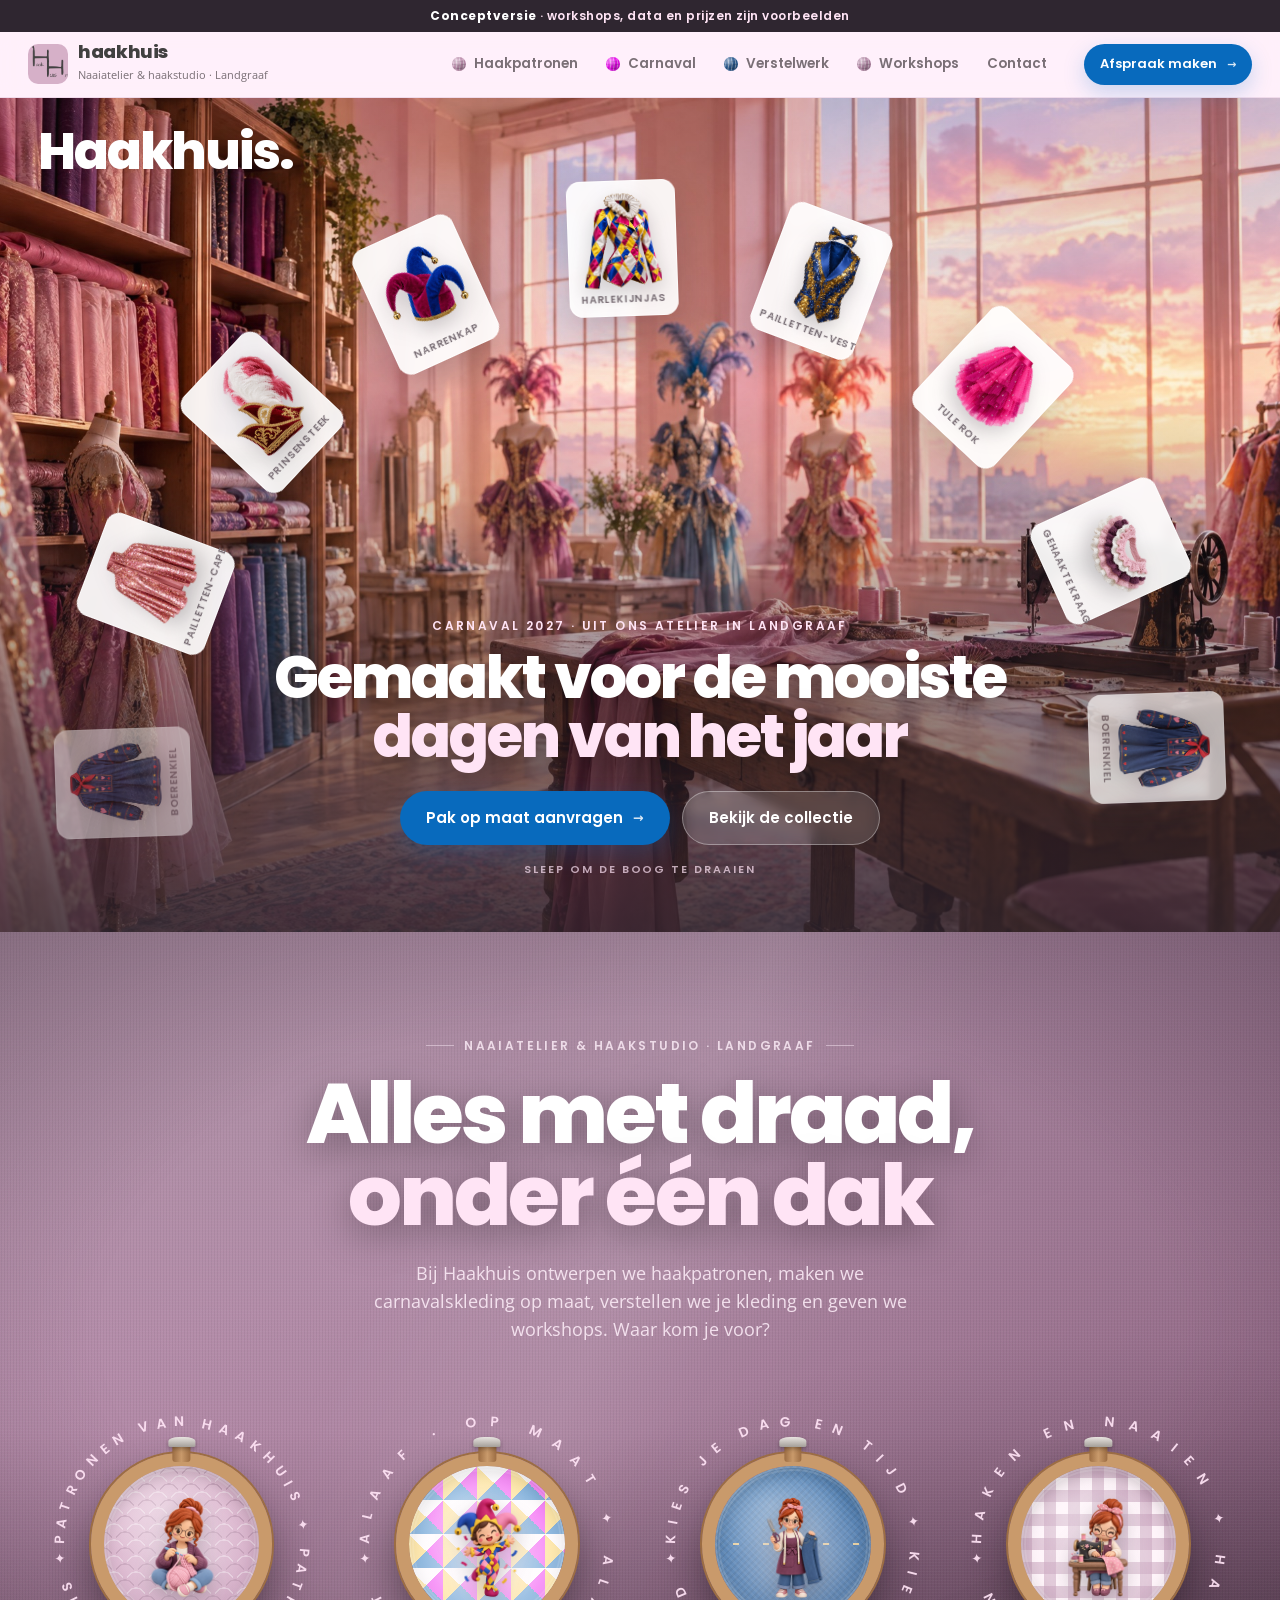
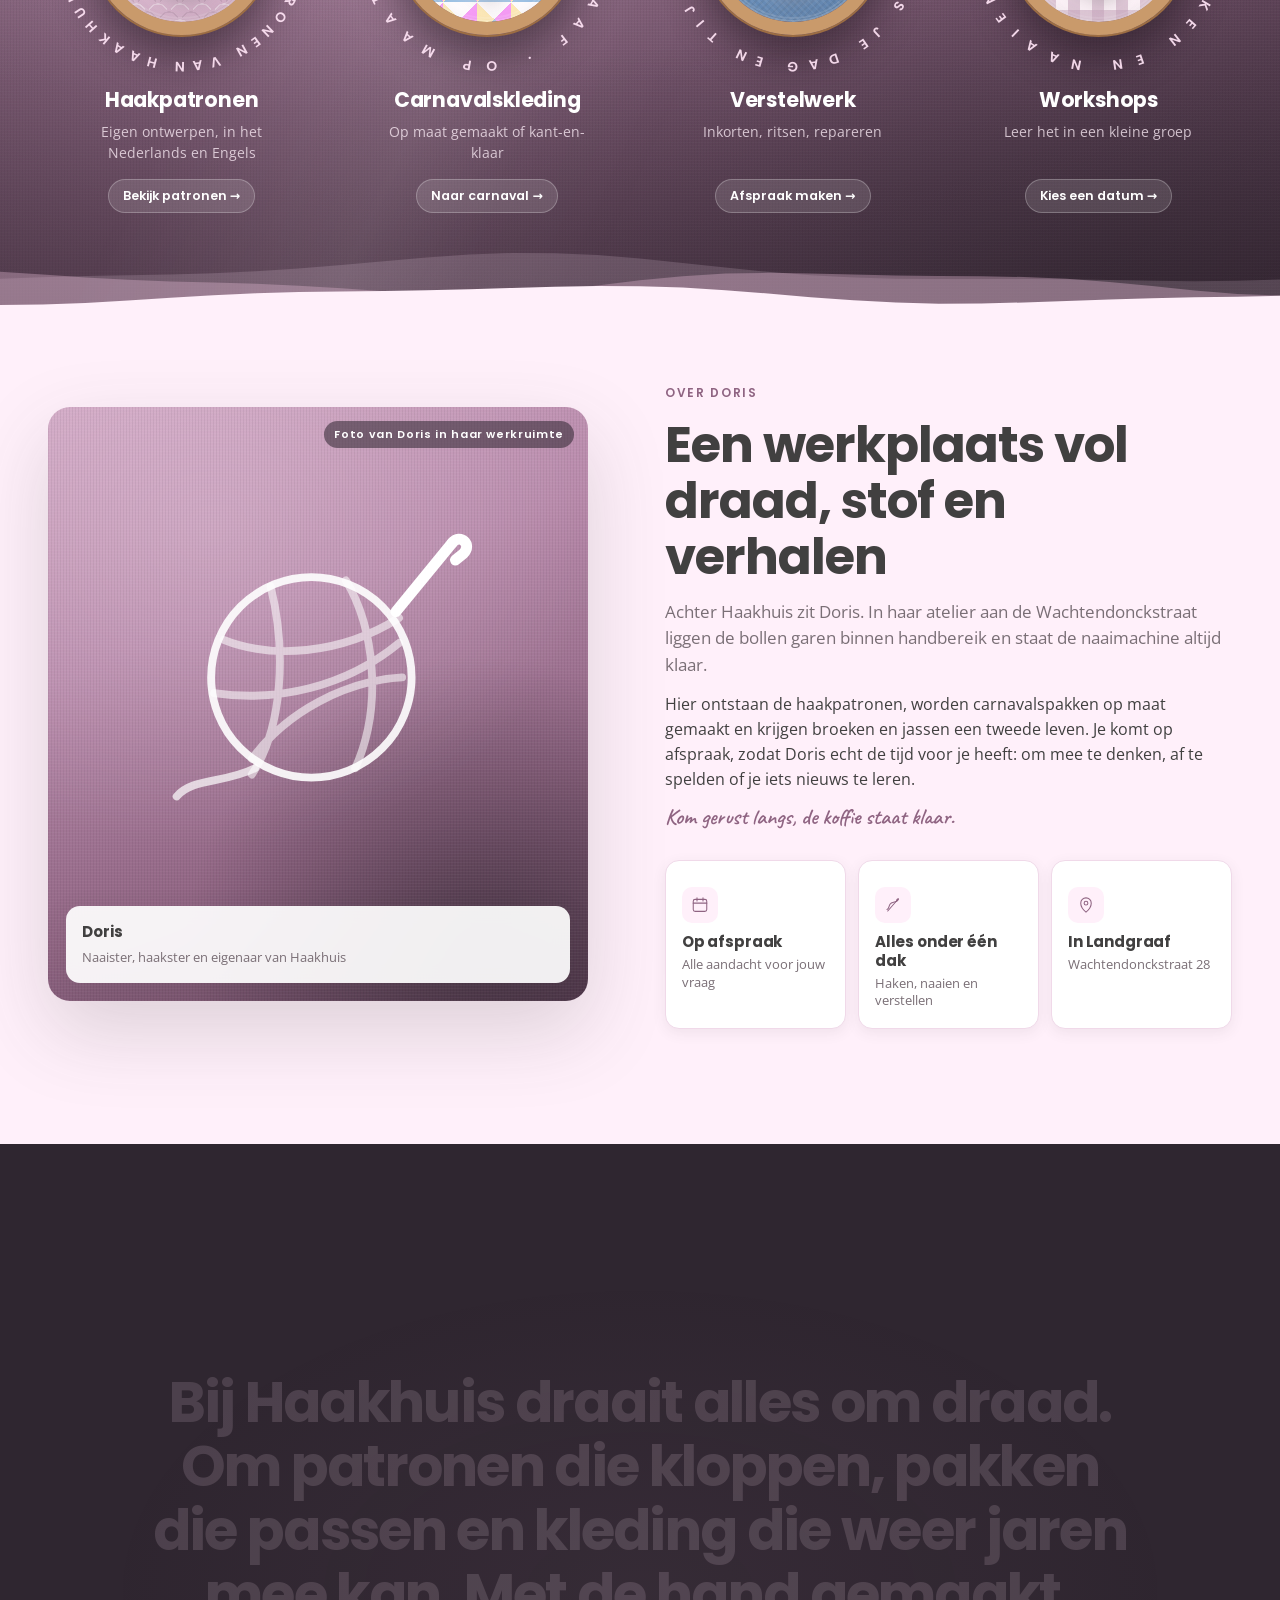
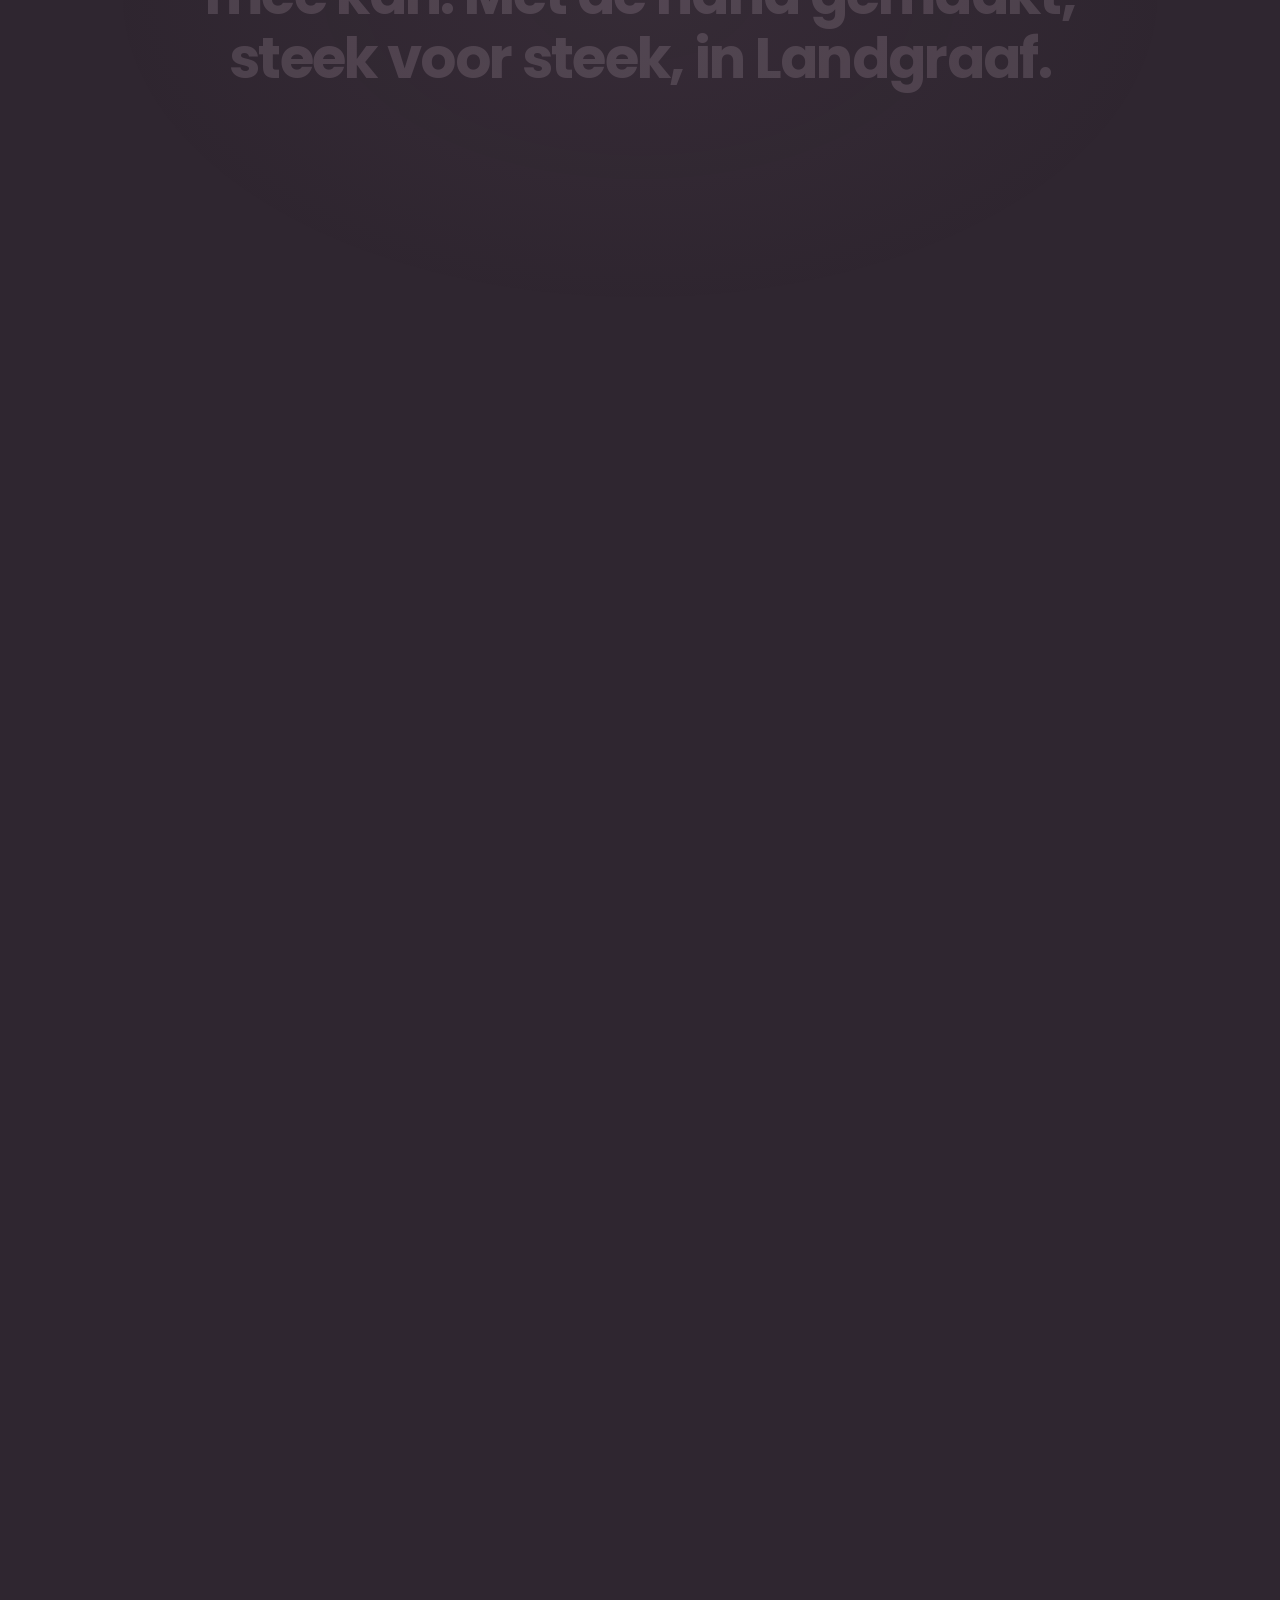
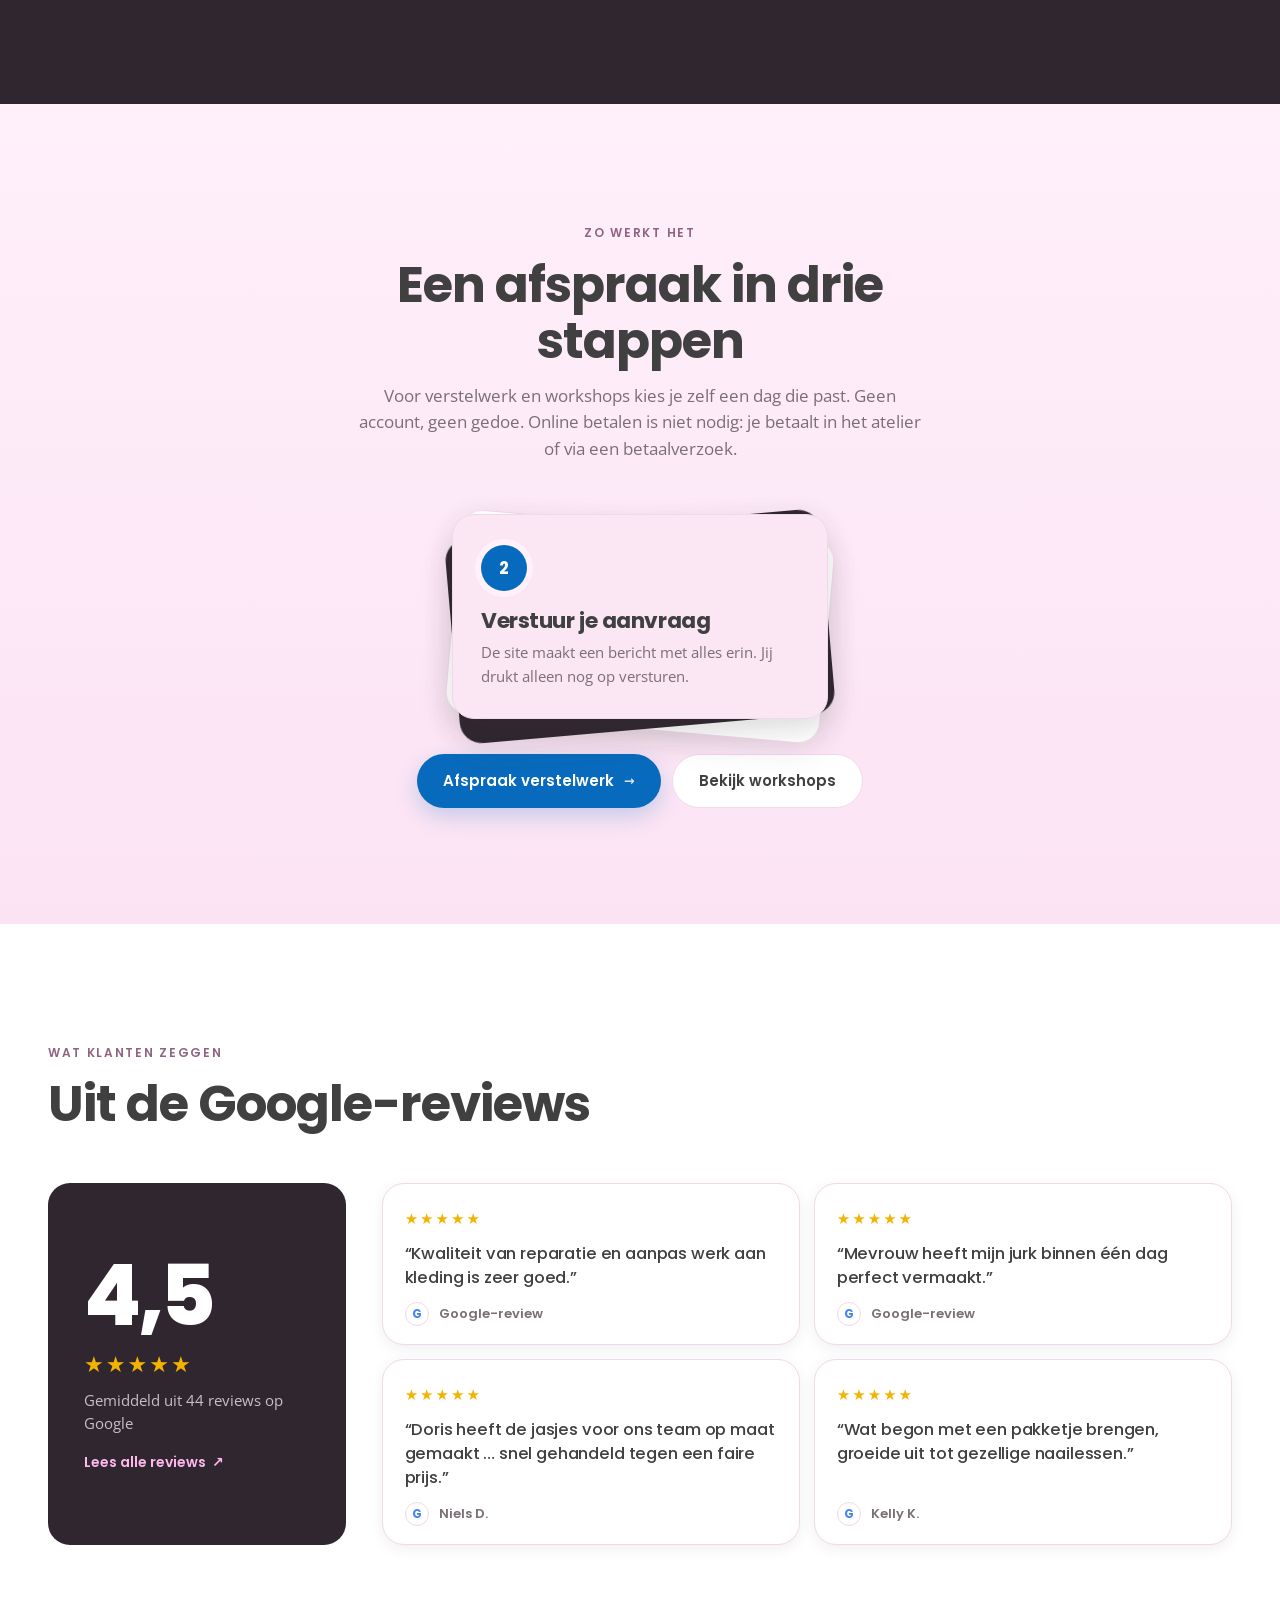
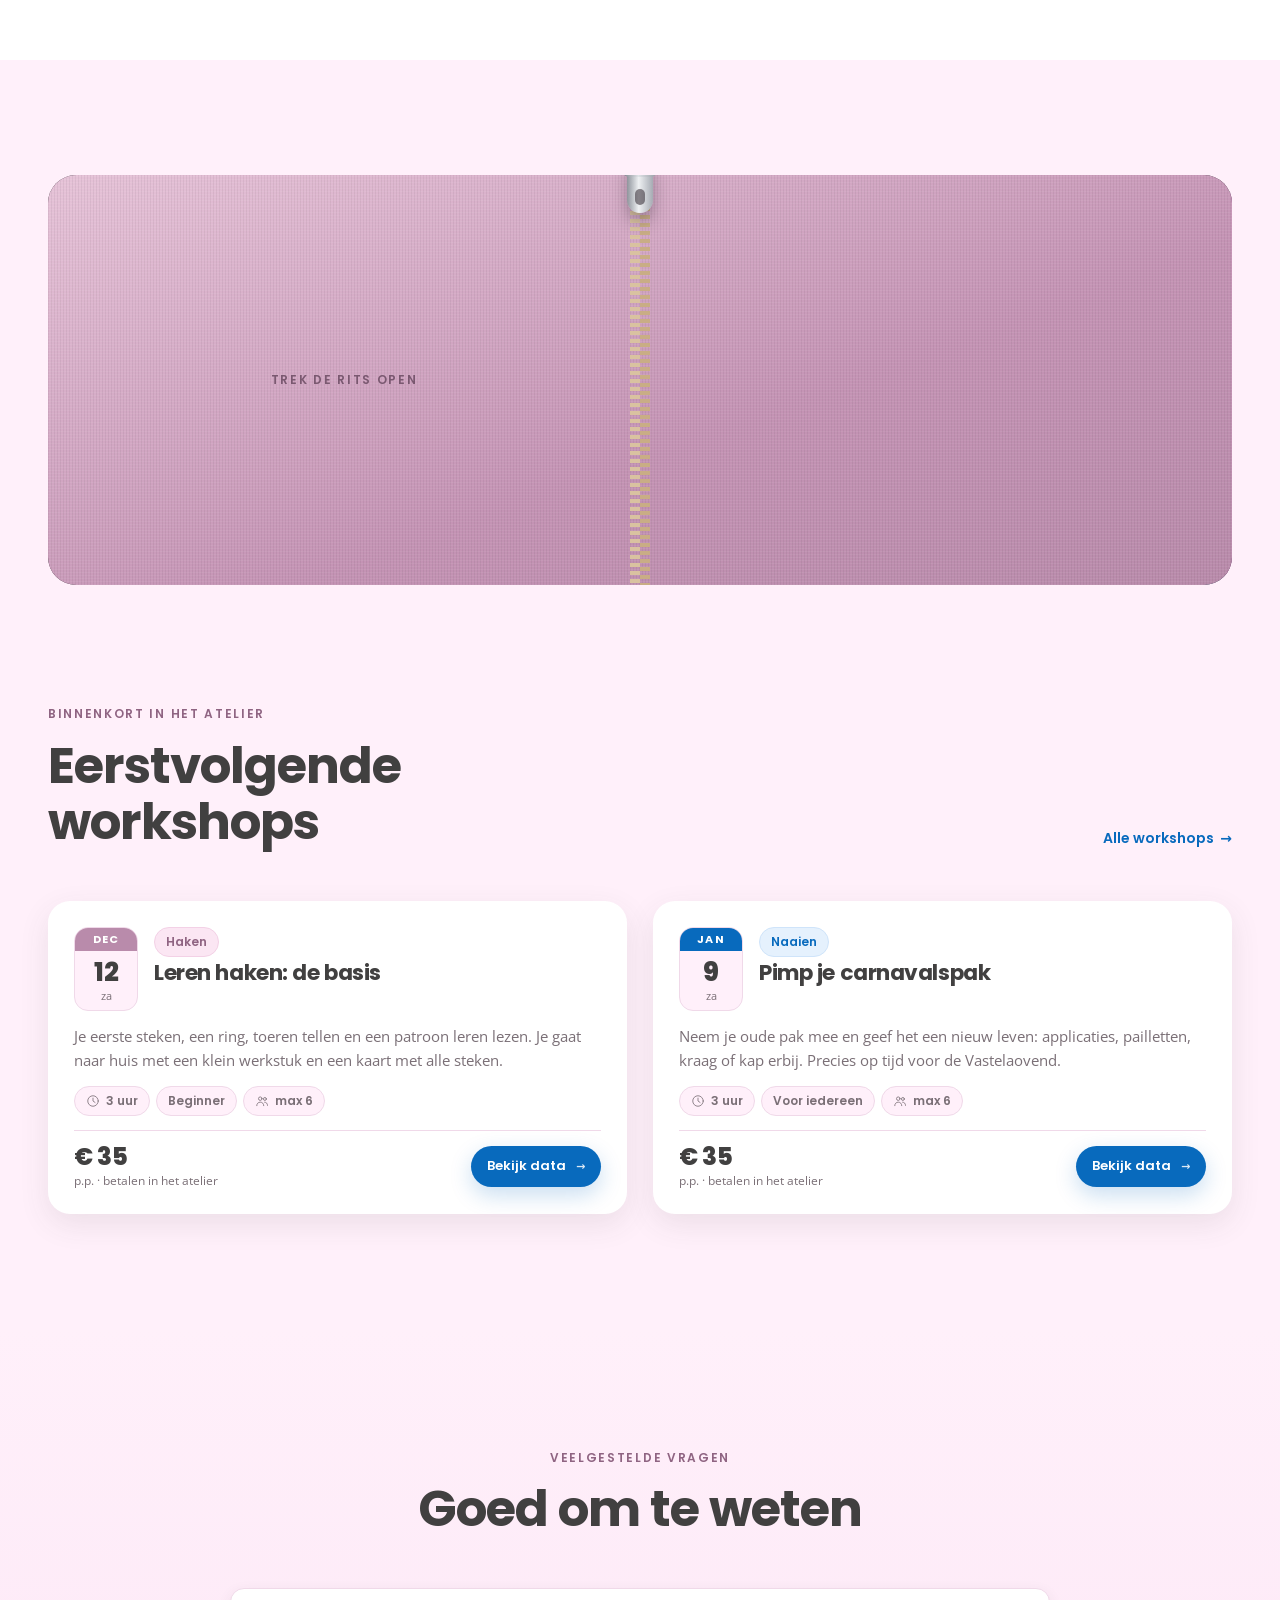
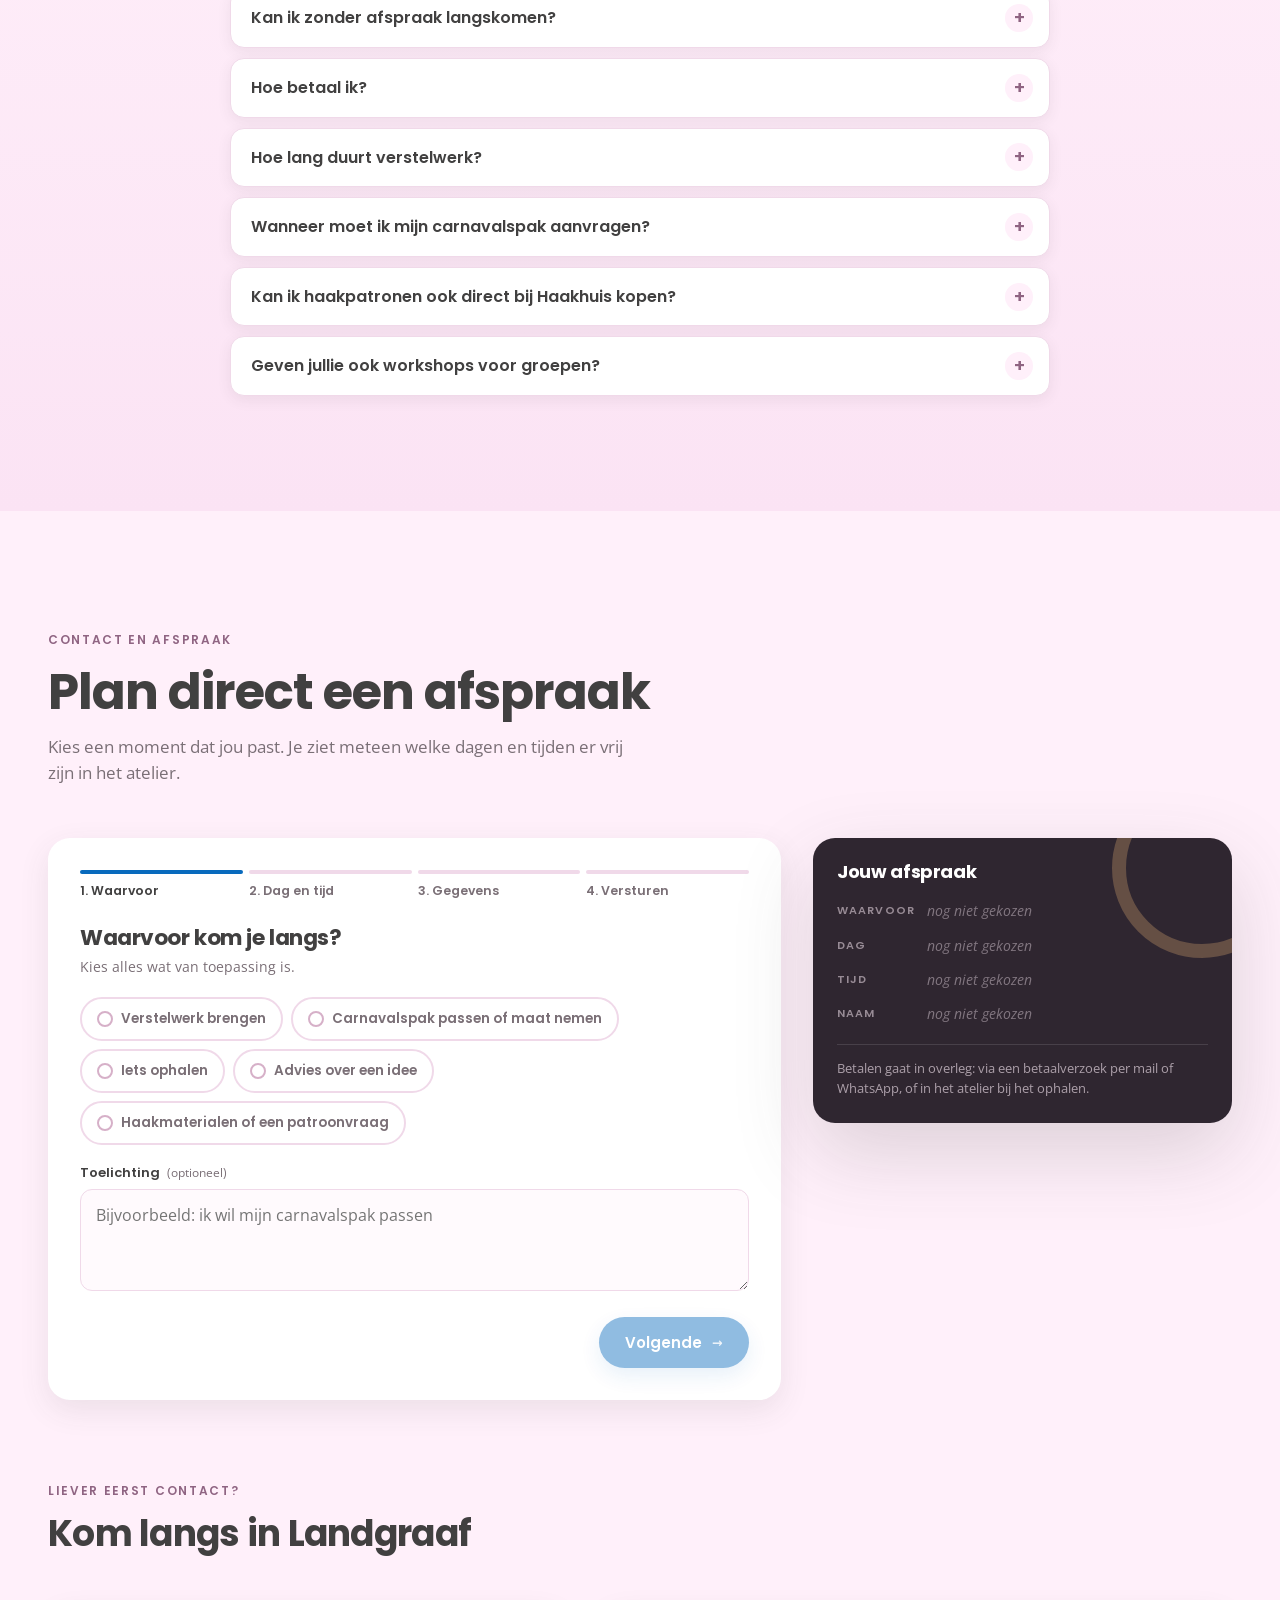
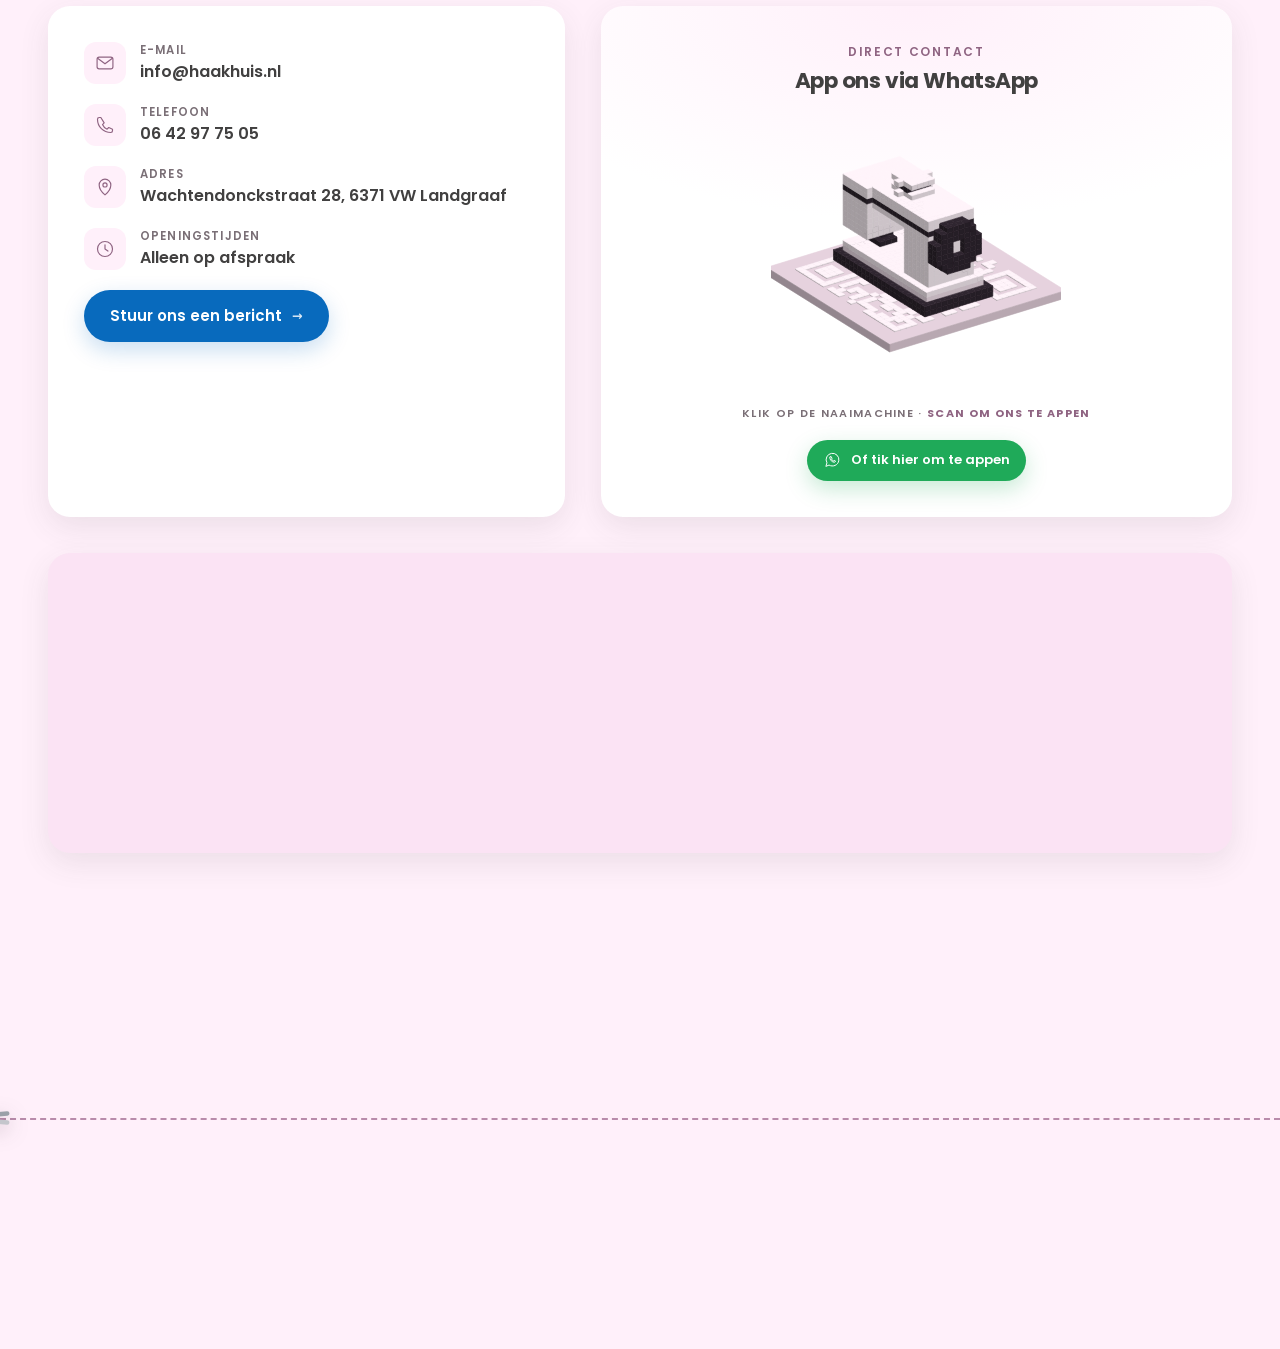
<file: index.html>
<!DOCTYPE html>
<html lang="nl">
<head>
  <meta charset="UTF-8">
  <meta name="viewport" content="width=device-width, initial-scale=1.0, viewport-fit=cover">
  <title>Haakhuis · Naaiatelier en haakstudio in Landgraaf</title>
  <meta name="description" content="Haakhuis in Landgraaf: eigen haakpatronen, carnavalskleding op maat, verstelwerk op afspraak en haak- en naaiworkshops.">
  <meta property="og:title" content="Haakhuis · Alles met draad, onder één dak">
  <meta property="og:description" content="Haakpatronen, carnavalskleding op maat, verstelwerk en workshops in Landgraaf.">
  <meta property="og:image" content="assets/img/haakhuis-logo.png">
  <meta name="theme-color" content="#2f2630">
  <link rel="icon" type="image/svg+xml" href="assets/img/logo.svg">
  <link rel="preconnect" href="https://fonts.googleapis.com">
  <link rel="preconnect" href="https://fonts.gstatic.com" crossorigin>
  <link href="https://fonts.googleapis.com/css2?family=Poppins:wght@400;500;600;700;800&family=Open+Sans:wght@400;600;700&family=Caveat:wght@600&display=swap" rel="stylesheet">
  <link rel="stylesheet" href="css/style.css?v=10">
  <script type="application/ld+json">
  {"@context":"https://schema.org","@type":"LocalBusiness","name":"Haakhuis","description":"Naaiatelier en haakstudio: haakpatronen, carnavalskleding op maat, verstelwerk en workshops.","email":"info@haakhuis.nl","telephone":"+31642977505","url":"https://www.haakhuis.nl","address":{"@type":"PostalAddress","streetAddress":"Wachtendonckstraat 28","postalCode":"6371 VW","addressLocality":"Landgraaf","addressCountry":"NL"},"geo":{"@type":"GeoCoordinates","latitude":50.8988968,"longitude":6.0212302}}
  </script>
</head>
<body data-page="home">
  <header data-site-head></header>

  <main>
    <!-- ============ Variant 3 · boog van carnavalsitems ============ -->
    <section class="arch-hero" aria-labelledby="archTitle">
      <div class="arch-bg" aria-hidden="true"></div>
      <span class="arch-brand" aria-hidden="true">Haakhuis.</span>
      <span class="arch-count" aria-hidden="true"><b>000</b><small>%</small></span>
      <div class="arch-ring" aria-hidden="true"></div>
      <div class="arch-text">
        <span class="arch-eyebrow">Carnaval 2027 · uit ons atelier in Landgraaf</span>
        <h1 id="archTitle">Gemaakt voor de mooiste <span>dagen van het jaar</span></h1>
        <div class="btn-row">
          <a class="btn magnetic" href="carnaval.html#aanvraag">Pak op maat aanvragen <i>→</i></a>
          <a class="btn btn-light" href="carnaval.html#losse-verkoop">Bekijk de collectie</a>
        </div>
        <span class="arch-hint">Sleep om de boog te draaien</span>
      </div>
    </section>

    <!-- ============ HERO met de vier rondjes ============ -->
    <section class="hero" aria-labelledby="heroTitle" data-wave="var(--bg)">
      <div class="hero-sheen"></div>
      <div class="wrap">
        <div class="hero-top">
          <span class="hero-eyebrow">Naaiatelier &amp; haakstudio · Landgraaf</span>
          <h2 class="hero-title" id="heroTitle">Alles met draad, <span>onder één dak</span></h2>
          <p class="hero-sub">Bij Haakhuis ontwerpen we haakpatronen, maken we carnavalskleding op maat, verstellen we je kleding en geven we workshops. Waar kom je voor?</p>
        </div>

        <nav class="hoops" aria-label="Kies een onderwerp">
          <a class="hoop p-haak" href="haakpatronen.html">
            <div class="hoop-ring" data-orbit="Patronen van Haakhuis">
              <div class="hoop-fabric"><img class="hoop-figure" src="assets/img/gen/pop-haken.png" alt="" loading="lazy"></div>
              <div class="hoop-wood"></div><div class="hoop-screw"></div>
            </div>
            <span class="hoop-label">Haakpatronen</span>
            <span class="hoop-sub">Eigen ontwerpen, in het Nederlands en Engels</span>
            <span class="hoop-go">Bekijk patronen →</span>
          </a>
          <a class="hoop p-carnaval" href="carnaval.html">
            <div class="hoop-ring" data-orbit="Alaaf · op maat">
              <div class="hoop-fabric"><img class="hoop-figure" src="assets/img/gen/pop-carnaval.png" alt="" loading="lazy"></div>
              <div class="hoop-wood"></div><div class="hoop-screw"></div>
            </div>
            <span class="hoop-label">Carnavalskleding</span>
            <span class="hoop-sub">Op maat gemaakt of kant-en-klaar</span>
            <span class="hoop-go">Naar carnaval →</span>
          </a>
          <a class="hoop p-verstel" href="verstelwerk.html">
            <div class="hoop-ring" data-orbit="Kies je dag en tijd">
              <div class="hoop-fabric"><img class="hoop-figure" src="assets/img/gen/pop-verstel.png" alt="" loading="lazy"></div>
              <div class="hoop-wood"></div><div class="hoop-screw"></div>
            </div>
            <span class="hoop-label">Verstelwerk</span>
            <span class="hoop-sub">Inkorten, ritsen, repareren</span>
            <span class="hoop-go">Afspraak maken →</span>
          </a>
          <a class="hoop p-workshop" href="workshops.html">
            <div class="hoop-ring" data-orbit="Haken en naaien">
              <div class="hoop-fabric"><img class="hoop-figure" src="assets/img/gen/pop-workshop.png" alt="" loading="lazy"></div>
              <div class="hoop-wood"></div><div class="hoop-screw"></div>
            </div>
            <span class="hoop-label">Workshops</span>
            <span class="hoop-sub">Leer het in een kleine groep</span>
            <span class="hoop-go">Kies een datum →</span>
          </a>
        </nav>
      </div>
    </section>


    <!-- ============ Over Doris ============ -->
    <section class="section">
      <div class="wrap story">
        <div class="story-visual" data-reveal>
          <span class="ph-note">Foto van Doris in haar werkruimte</span>
          <svg class="yarn" viewBox="0 0 200 200" fill="none" stroke="#fff" stroke-width="5" stroke-linecap="round" aria-hidden="true">
            <circle cx="96" cy="112" r="64" stroke-opacity=".9"/>
            <path d="M40 88c30 12 74 10 112-14M34 122c40 6 84-4 118-32M58 164c22-30 60-50 96-52M70 54c10 40 8 90-12 120M118 50c18 30 24 80 6 120" stroke-opacity=".55"/>
            <path d="M150 70 186 26" stroke-width="7"/><path d="M186 26c5-6 13 1 7 7l-5 4" stroke-width="7"/>
            <path d="M60 170c-20 10-40 6-50 18" stroke-opacity=".7"/>
          </svg>
          <div class="tag"><b>Doris</b><small>Naaister, haakster en eigenaar van Haakhuis</small></div>
        </div>
        <div class="story-text" data-reveal>
          <span class="eyebrow">Over Doris</span>
          <h2>Een werkplaats vol draad, stof en verhalen</h2>
          <p class="lead">Achter Haakhuis zit Doris. In haar atelier aan de Wachtendonckstraat liggen de bollen garen binnen handbereik en staat de naaimachine altijd klaar.</p>
          <p>Hier ontstaan de haakpatronen, worden carnavalspakken op maat gemaakt en krijgen broeken en jassen een tweede leven. Je komt op afspraak, zodat Doris echt de tijd voor je heeft: om mee te denken, af te spelden of je iets nieuws te leren.</p>
          <p><span class="hand">Kom gerust langs, de koffie staat klaar.</span></p>
          <div class="stats feats">
            <div class="stat"><span class="ic" data-icon="kalender"></span><b>Op afspraak</b><span>Alle aandacht voor jouw vraag</span></div>
            <div class="stat"><span class="ic" data-icon="naald"></span><b>Alles onder één dak</b><span>Haken, naaien en verstellen</span></div>
            <div class="stat"><span class="ic" data-icon="pin"></span><b>In Landgraaf</b><span>Wachtendonckstraat 28</span></div>
          </div>
        </div>
      </div>
    </section>

    <!-- ============ Scroll-tekst ============ -->
    <section class="scrolltext" data-scrolltext aria-label="Waar Haakhuis voor staat">
      <div class="st-sticky">
        <p class="st-text">Bij Haakhuis draait alles om draad. Om patronen die kloppen, pakken die passen en kleding die weer jaren mee kan. Met de hand gemaakt, steek voor steek, in Landgraaf.</p>
        <div class="st-logo"><img src="assets/img/haakhuis-logo.png" alt=""><div><b>haakhuis</b><small>Naaiatelier &amp; haakstudio</small></div></div>
      </div>
    </section>

    <!-- ============ Zo werkt een afspraak ============ -->
    <section class="section section-tint">
      <div class="wrap">
        <div class="section-head center" data-reveal>
          <span class="eyebrow">Zo werkt het</span>
          <h2>Een afspraak in drie stappen</h2>
          <p class="lead">Voor verstelwerk en workshops kies je zelf een dag die past. Geen account, geen gedoe. Online betalen is niet nodig: je betaalt in het atelier of via een betaalverzoek.</p>
        </div>
        <div class="steps fan">
          <div class="step" data-reveal><h3>Kies een dag en tijd</h3><p>Je ziet direct op welke dagen we verstellen en welke workshops er gepland staan.</p></div>
          <div class="step" data-reveal><h3>Verstuur je aanvraag</h3><p>De site maakt een bericht met alles erin. Jij drukt alleen nog op versturen.</p></div>
          <div class="step" data-reveal><h3>Wij bevestigen</h3><p>Je hoort snel of het past. Betalen doe je via een betaalverzoek of in het atelier.</p></div>
        </div>
        <div class="btn-row" style="justify-content:center;margin-top:36px" data-reveal>
          <a class="btn magnetic" href="verstelwerk.html#boeken">Afspraak verstelwerk <i>→</i></a>
          <a class="btn btn-ghost" href="workshops.html">Bekijk workshops</a>
        </div>
      </div>
    </section>


    <!-- ============ Google-reviews ============ -->
    <section class="section section-white" aria-labelledby="revTitle">
      <div class="wrap">
        <div class="section-head" data-reveal>
          <span class="eyebrow">Wat klanten zeggen</span>
          <h2 id="revTitle">Uit de Google-reviews</h2>
        </div>
        <div class="reviews" id="reviews"></div>
      </div>
    </section>

    <!-- ============ Carnavalsseizoen ============ -->
    <section class="section" style="padding-bottom:0">
      <div class="wrap">
        <div class="season" data-reveal data-zip>
          <div>
            <span class="eyebrow" style="color:#ffb8ec">Carnaval 2027</span>
            <h2>Op 11-11 begint het seizoen. Is jouw pak al klaar?</h2>
            <p>Een pak op maat heeft tijd nodig. Hoe eerder je het aanvraagt, hoe meer keuze in stoffen en hoe rustiger het passen.</p>
            <a class="btn btn-rose" href="carnaval.html">Pak op maat aanvragen <i>→</i></a>
          </div>
          <div>
            <p class="countdown-label">Nog tot 11 november</p>
            <div class="countdown" data-countdown="2026-11-11">
              <div><b data-u="d">00</b><span>dagen</span></div>
              <div><b data-u="h">00</b><span>uur</span></div>
              <div><b data-u="m">00</b><span>min</span></div>
            </div>
          </div>
        </div>
      </div>
    </section>

    <!-- ============ Workshops ============ -->
    <section class="section">
      <div class="wrap">
        <div class="section-head" data-reveal style="display:flex;justify-content:space-between;align-items:flex-end;gap:20px;max-width:none;flex-wrap:wrap">
          <div style="max-width:620px">
            <span class="eyebrow">Binnenkort in het atelier</span>
            <h2>Eerstvolgende workshops</h2>
          </div>
          <a class="link-arrow" href="workshops.html">Alle workshops <i>→</i></a>
        </div>
        <div class="ws-grid" id="wsPreview"></div>
      </div>
    </section>

    <!-- ============ FAQ ============ -->
    <section class="section section-tint">
      <div class="wrap">
        <div class="section-head center" data-reveal>
          <span class="eyebrow">Veelgestelde vragen</span>
          <h2>Goed om te weten</h2>
        </div>
        <div class="faq" data-reveal>
          <details><summary>Kan ik zonder afspraak langskomen?</summary><div>Haakhuis werkt alleen op afspraak. Zo hebben we echt tijd voor je. Een afspraak maak je op de pagina <a href="verstelwerk.html#boeken">verstelwerk</a>, of stuur gewoon een mail.</div></details>
          <details><summary>Hoe betaal ik?</summary><div>Na je afspraak of inschrijving krijg je een betaalverzoek per mail of WhatsApp. Betalen in het atelier kan ook.</div></details>
          <details><summary>Hoe lang duurt verstelwerk?</summary><div>Dat hangt af van de klus. Een broek inkorten is meestal binnen een week klaar. Bij het brengen hoor je wanneer je het kunt ophalen.</div></details>
          <details><summary>Wanneer moet ik mijn carnavalspak aanvragen?</summary><div>Het liefst voor 1 december, dan is er nog volop keuze in stoffen. Aanvragen voor maatwerk kunnen tot begin januari. Kijk op de pagina <a href="carnaval.html">carnaval</a> voor de planning.</div></details>
          <details><summary>Kan ik haakpatronen ook direct bij Haakhuis kopen?</summary><div>De patronen staan op Ravelry. Daar betaal je veilig en download je het patroon meteen, in het Nederlands of Engels.</div></details>
          <details><summary>Geven jullie ook workshops voor groepen?</summary><div>Ja, voor een vriendinnengroep, een vereniging of een uitje. Stuur een mail met jullie wensen en het aantal personen.</div></details>
        </div>
      </div>
    </section>

    <!-- ============ Contact ============ -->
    <section class="section" id="contact">
      <div class="wrap">
        <div class="section-head" data-reveal>
          <span class="eyebrow">Contact en afspraak</span>
          <h2>Plan direct een afspraak</h2>
          <p class="lead">Kies een moment dat jou past. Je ziet meteen welke dagen en tijden er vrij zijn in het atelier.</p>
        </div>
        <div class="booker" id="verstelBooker" data-mode="contact">
          <div class="panel">
            <ol class="stepper" aria-label="Stappen">
              <li><button type="button"><span>1. Waarvoor</span></button></li>
              <li><button type="button"><span>2. Dag en tijd</span></button></li>
              <li><button type="button"><span>3. Gegevens</span></button></li>
              <li><button type="button"><span>4. Versturen</span></button></li>
            </ol>
            <form id="verstelForm" novalidate onsubmit="return false">
              <div class="bstep">
                <h3>Waarvoor kom je langs?</h3>
                <p class="muted">Kies alles wat van toepassing is.</p>
                <div class="chips" id="soorten"></div>
                <div class="field" style="margin-top:18px"><label for="toelichting">Toelichting <small>(optioneel)</small></label><textarea id="toelichting" name="toelichting" rows="3" placeholder="Bijvoorbeeld: ik wil mijn carnavalspak passen"></textarea></div>
                <div class="bnav"><span></span><button type="button" class="btn" id="toStep2" disabled>Volgende <i>→</i></button></div>
              </div>

              <div class="bstep">
                <h3>Wanneer kom je langs?</h3>
                <p class="muted">Kies eerst een dag, daarna een tijd.</p>
                <div class="cal" id="cal"></div>
                <h4 id="slotsTitle" style="margin:22px 0 8px;font-size:15px">Kies eerst een dag</h4>
                <div class="slots" id="slots"><div class="slots-empty" style="grid-column:1/-1">De tijden verschijnen zodra je een dag kiest.</div></div>
                <div class="bnav"><button type="button" class="btn btn-ghost" id="back1">← Terug</button><button type="button" class="btn" id="toStep3" disabled>Volgende <i>→</i></button></div>
              </div>

              <div class="bstep">
                <h3>Hoe kunnen we je bereiken?</h3>
                <p class="muted">Telefoon of e-mail is genoeg, allebei mag ook.</p>
                <div class="fields">
                  <div class="field"><label for="v-naam">Naam</label><input id="v-naam" name="naam" autocomplete="name" required><span class="err">Vul je naam in</span></div>
                  <div class="field"><label for="v-tel">Telefoon</label><input id="v-tel" name="telefoon" type="tel" autocomplete="tel" inputmode="tel"><span class="err">Vul een telefoonnummer of e-mail in</span></div>
                  <div class="field full"><label for="v-mail">E-mail</label><input id="v-mail" name="email" type="email" autocomplete="email"><span class="err">Vul een geldig e-mailadres of telefoonnummer in</span></div>
                </div>
                <div class="bnav"><button type="button" class="btn btn-ghost" id="back2">← Terug</button><button type="button" class="btn" id="toStep4">Controleren <i>→</i></button></div>
              </div>

              <div class="bstep">
                <h3>Klopt alles?</h3>
                <p class="muted">Druk op versturen. Je mailprogramma opent met het bericht al ingevuld, daar druk je nog één keer op versturen.</p>
                <div class="send-box" id="sendVerstel"></div>
                <div class="done-msg" id="verstelDone">
                  <div class="check" data-icon="check"></div>
                  <b>Bijna klaar</b>
                  <p class="muted">Verstuur het bericht in je mail. We bevestigen je afspraak zo snel mogelijk.</p>
                </div>
                <div class="bnav"><button type="button" class="btn btn-ghost" id="back3">← Aanpassen</button><span></span></div>
              </div>
            </form>
          </div>

          <aside class="summary" aria-live="polite">
            <div class="summary-card">
              <h3>Jouw afspraak</h3>
              <ul class="summary-list" id="sumList"></ul>
              <p class="summary-note">Betalen gaat in overleg: via een betaalverzoek per mail of WhatsApp, of in het atelier bij het ophalen.</p>
            </div>
          </aside>
        </div>
        <div class="section-head" data-reveal style="margin-top:clamp(48px,6vw,80px)">
          <span class="eyebrow">Liever eerst contact?</span>
          <h2 style="font-size:clamp(26px,3vw,36px)">Kom langs in Landgraaf</h2>
        </div>
        <div class="contact">
          <div class="contact-card" data-reveal>
            <a class="contact-line" data-href="mail"><span class="ic" data-icon="mail"></span><span><small>E-mail</small><b data-fill="email"></b></span></a>
            <a class="contact-line" data-href="tel"><span class="ic" data-icon="tel"></span><span><small>Telefoon</small><b data-fill="tel"></b></span></a>
            <a class="contact-line" href="https://www.openstreetmap.org/?mlat=50.8988968&amp;mlon=6.0212302#map=17/50.8989/6.0212" target="_blank" rel="noopener"><span class="ic" data-icon="pin"></span><span><small>Adres</small><b data-fill="adres"></b></span></a>
            <div class="contact-line"><span class="ic" data-icon="klok"></span><span><small>Openingstijden</small><b data-fill="open"></b></span></div>
            <a class="btn magnetic" data-href="mail" style="align-self:flex-start">Stuur ons een bericht <i>→</i></a>
          </div>
          <div class="qr-card" data-reveal>
            <span class="eyebrow">Direct contact</span>
            <h3>App ons via WhatsApp</h3>
            <div class="qr-machine">
              <canvas tabindex="0" role="img" aria-label="Naaimachine die een QR-code wordt. Scan de code om Haakhuis te appen."></canvas>
              <p class="qr-hint">Klik op de naaimachine · <b>scan om ons te appen</b></p>
            </div>
            <a class="btn btn-wa btn-sm" data-href="wa" href="#" target="_blank" rel="noopener"><span data-icon="whatsapp" class="wa-ic"></span> Of tik hier om te appen</a>
          </div>
        </div>
        <div class="contact-map">
          <div class="map" data-reveal>
            <iframe title="Kaart: Haakhuis, Wachtendonckstraat 28 in Landgraaf" loading="lazy"
              src="https://www.openstreetmap.org/export/embed.html?bbox=6.0132%2C50.8955%2C6.0292%2C50.9023&amp;layer=mapnik&amp;marker=50.8988968%2C6.0212302"></iframe>
          </div>
        </div>
      </div>
    </section>
  </main>

  <footer data-site-foot></footer>

  <script src="js/config.js?v=10"></script>
  <script src="js/main.js?v=10"></script>
  <script src="js/booking.js?v=10"></script>
  <script src="js/scenes.js?v=10"></script>
  <script src="js/fx.js?v=10"></script>
  <script src="js/variant3.js?v=10"></script>
  <script src="js/haakhuis-qr.js?v=10"></script>
</body>
</html>
</file>
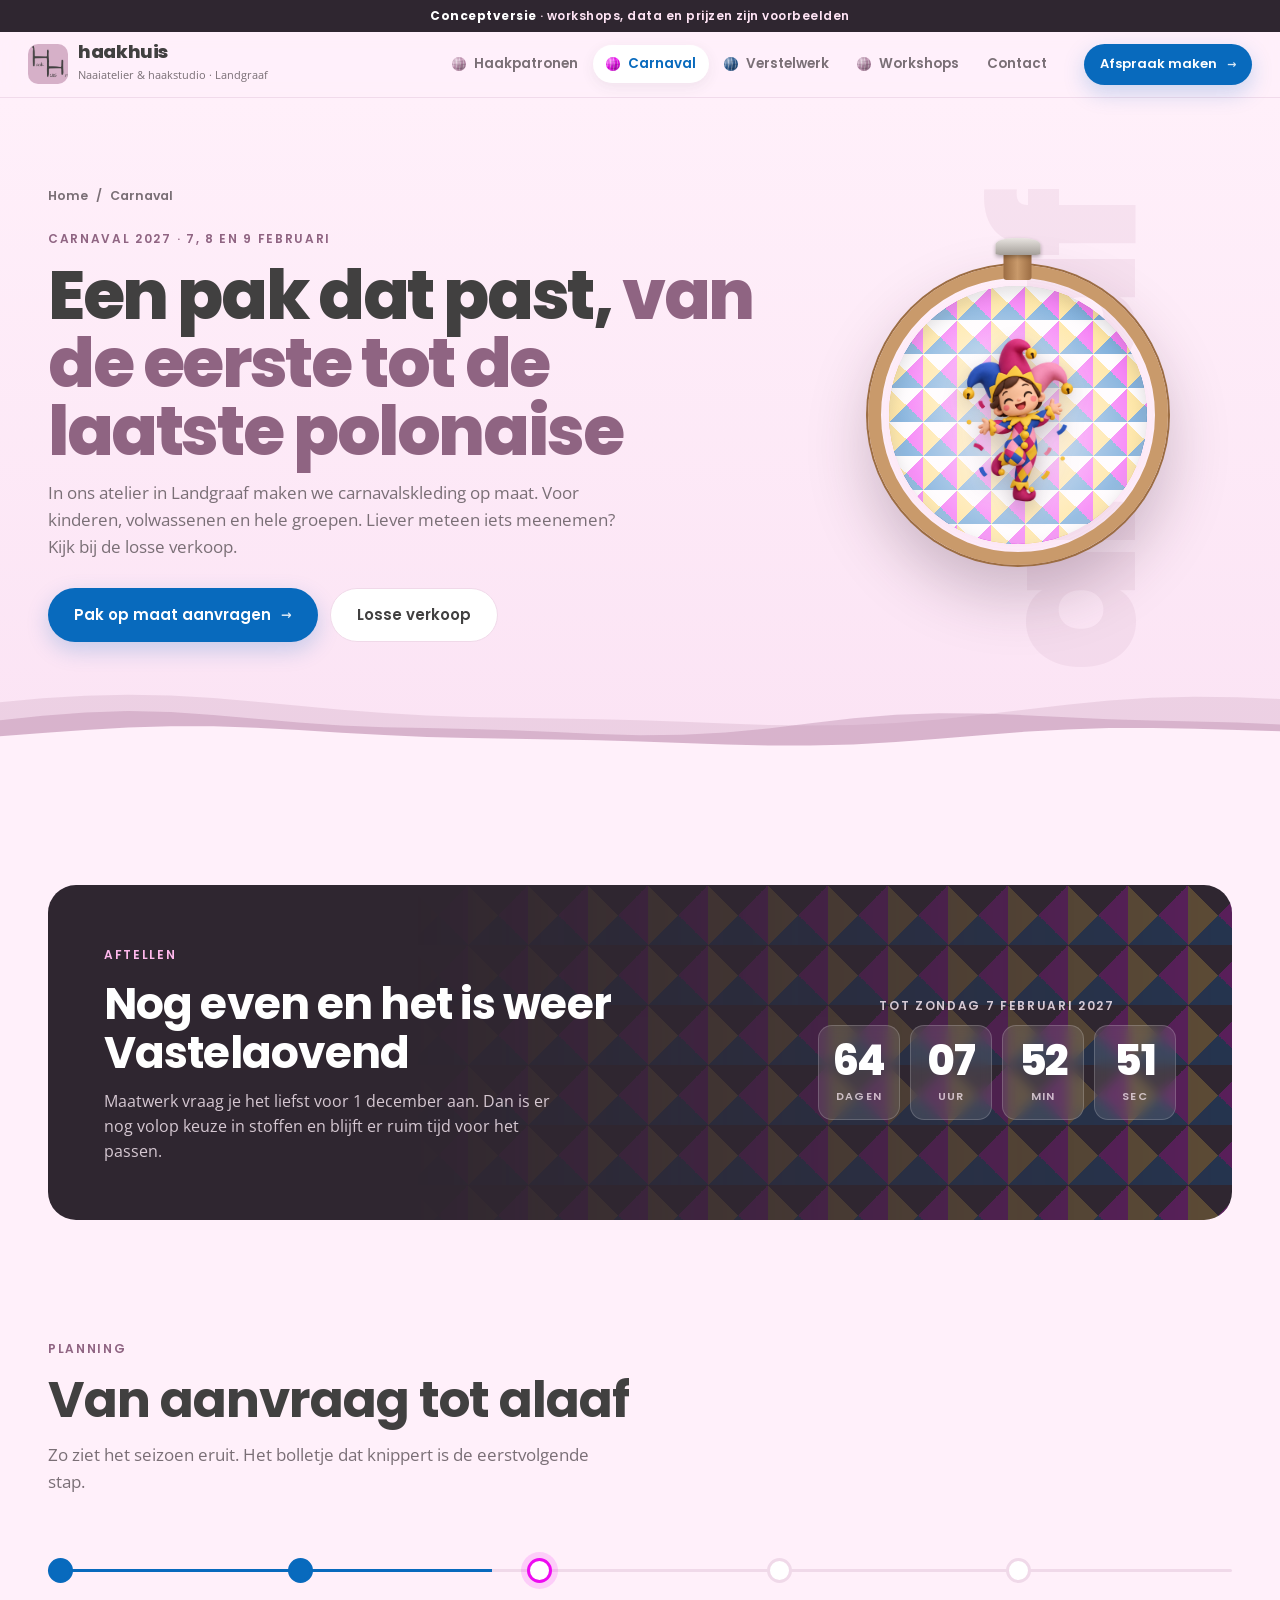
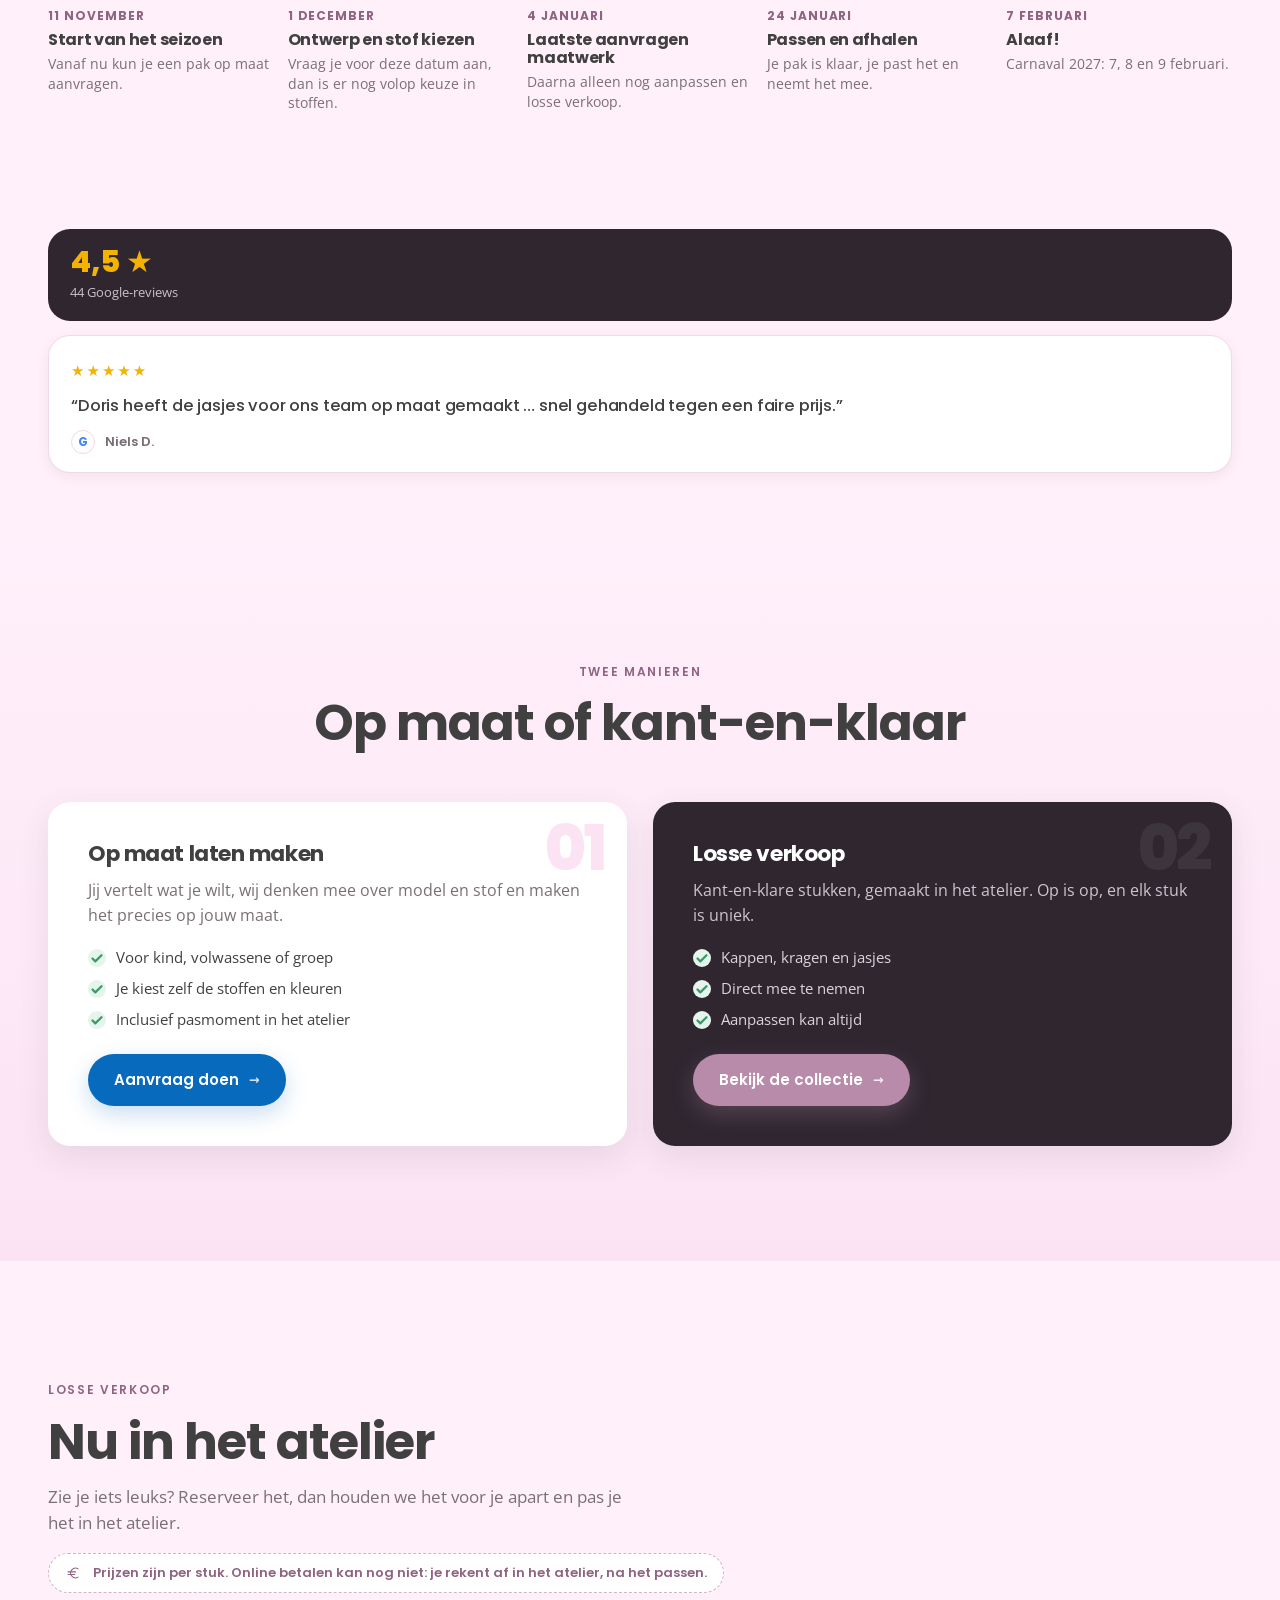
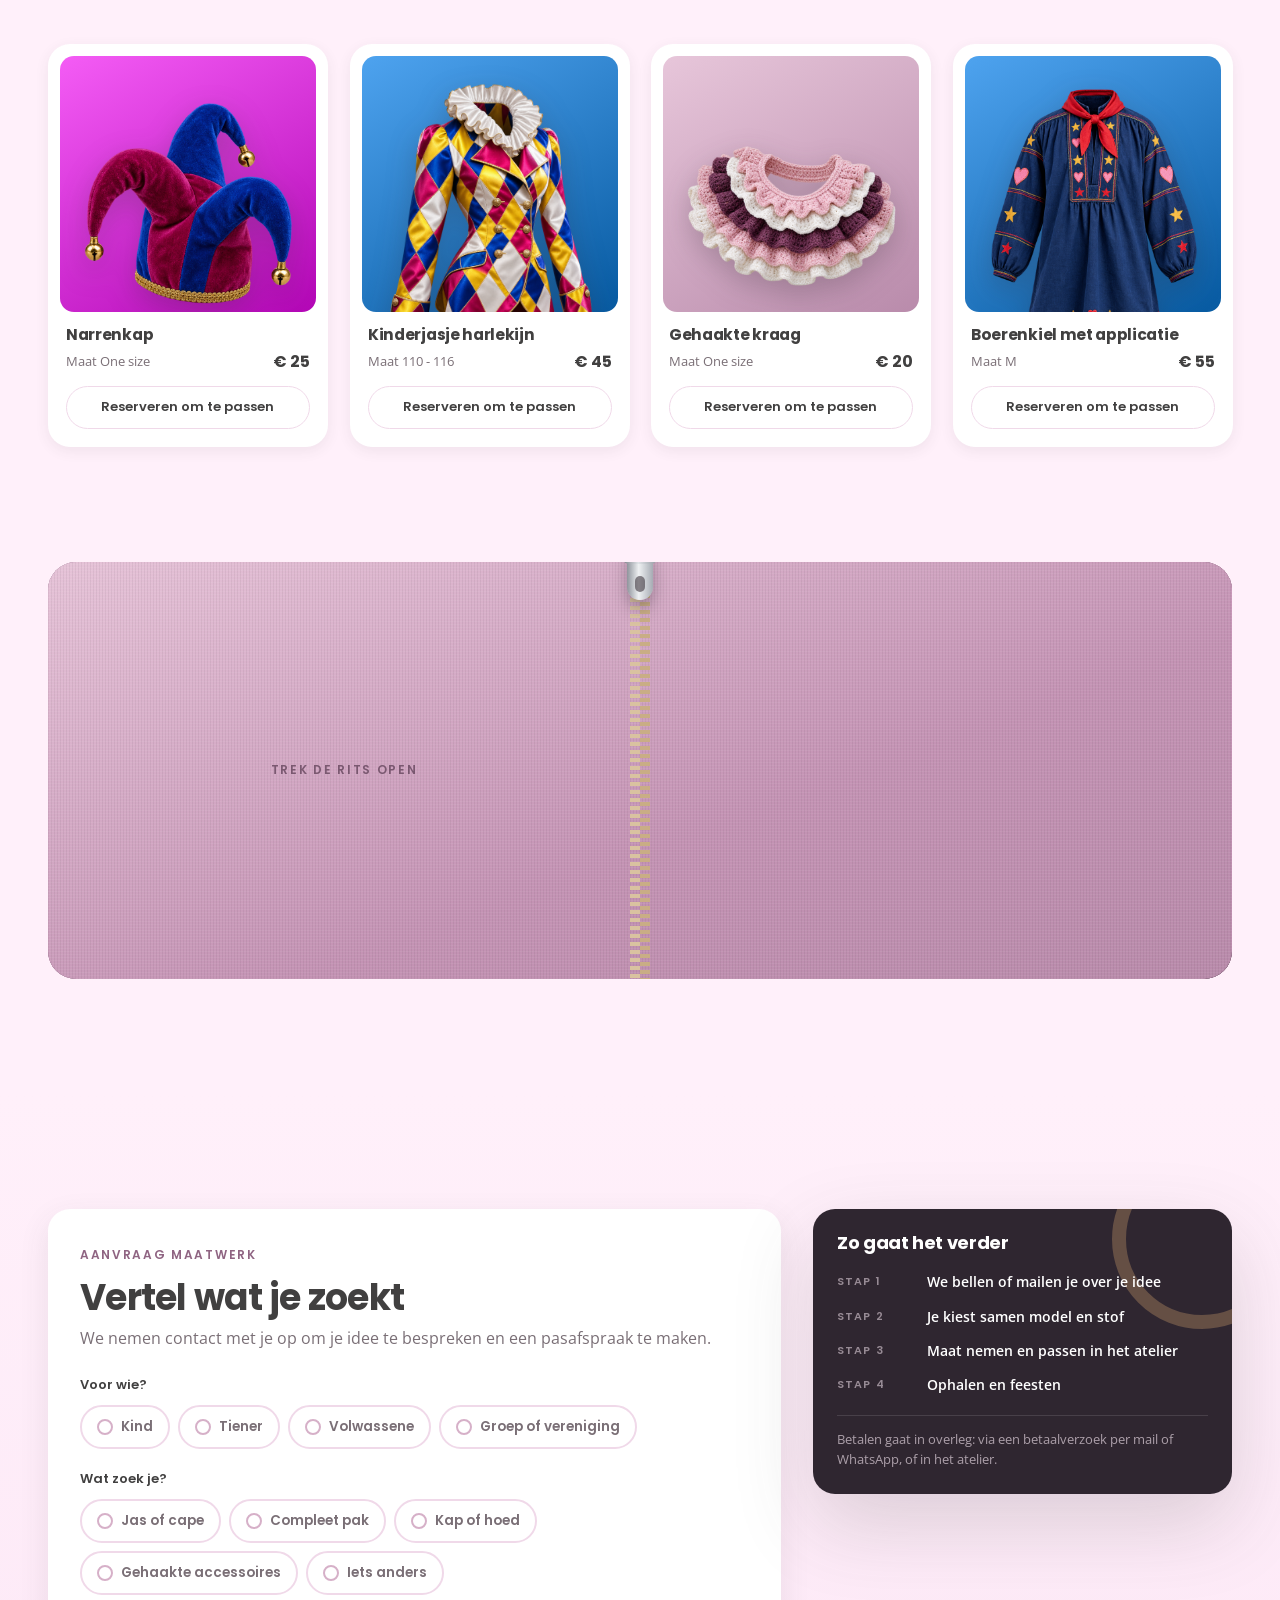
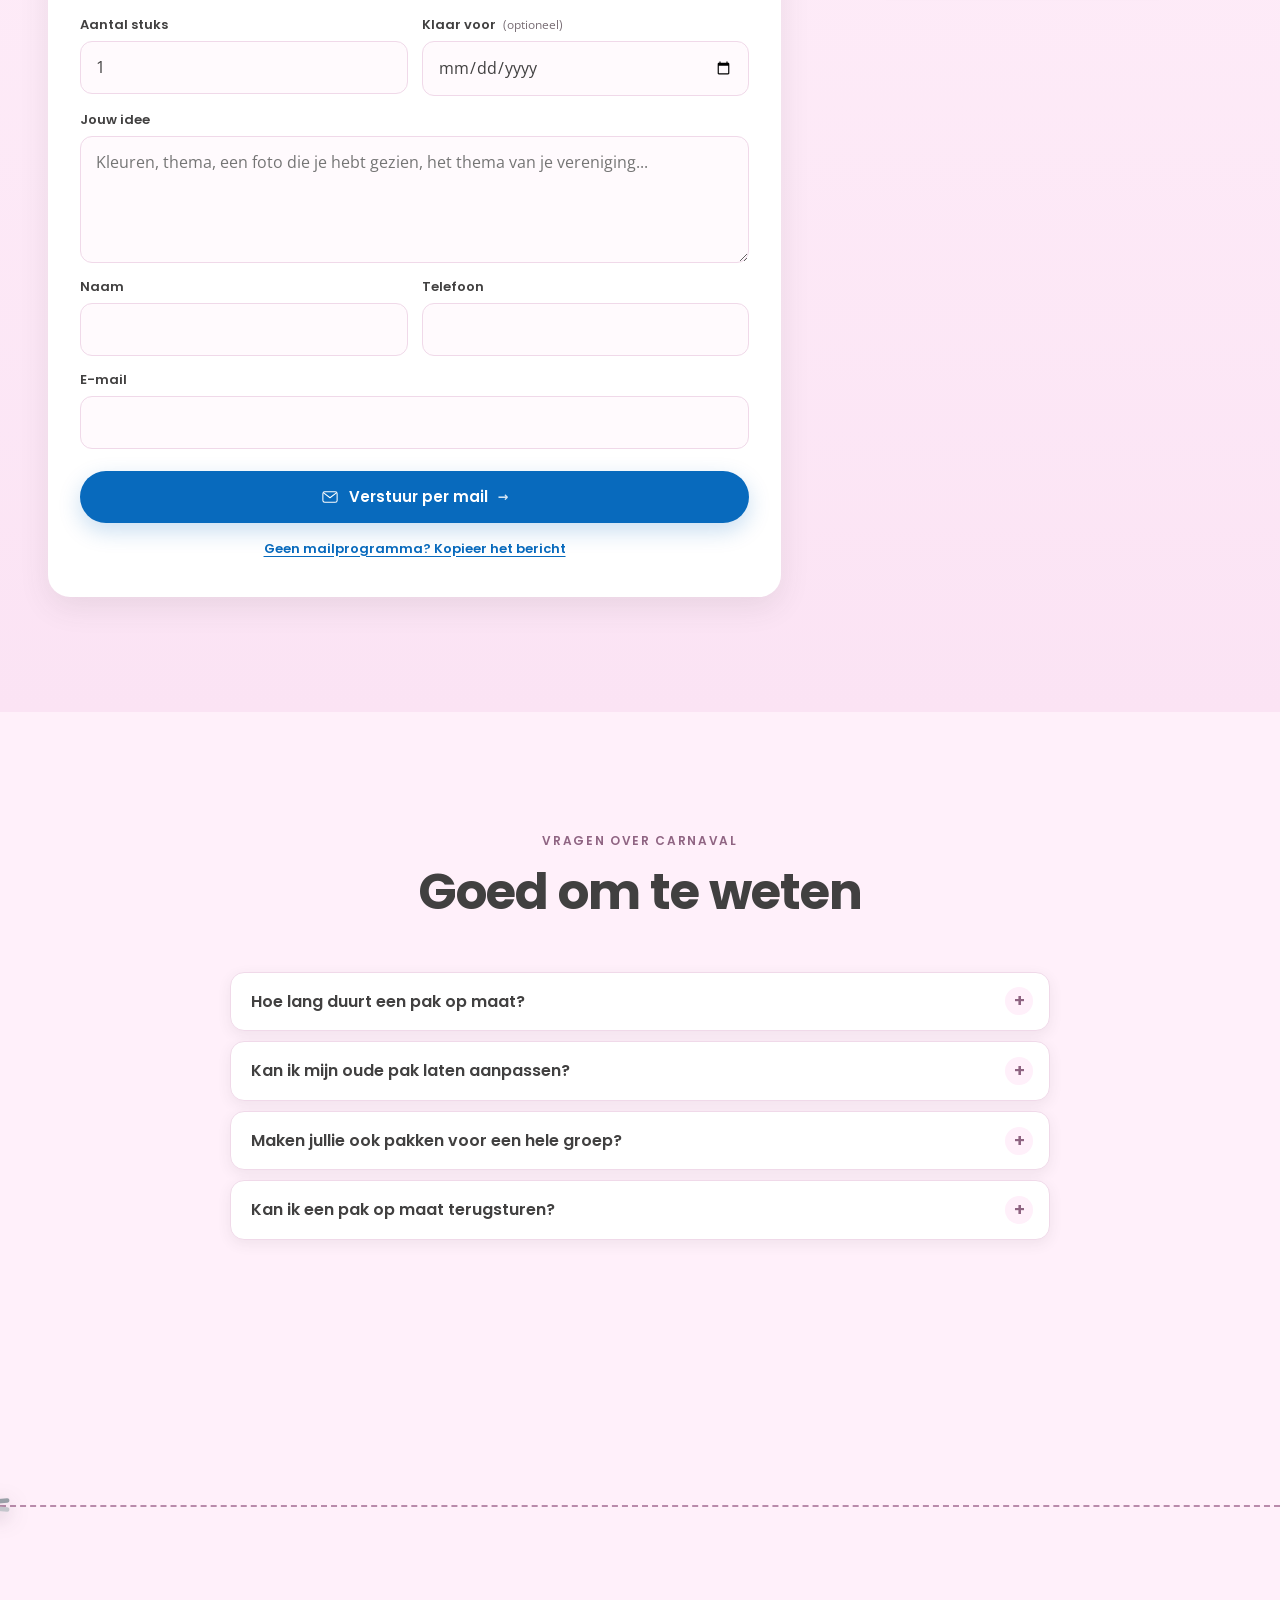
<file: carnaval.html>
<!DOCTYPE html>
<html lang="nl">
<head>
  <meta charset="UTF-8">
  <meta name="viewport" content="width=device-width, initial-scale=1.0, viewport-fit=cover">
  <title>Carnavalskleding op maat · Haakhuis Landgraaf</title>
  <meta name="description" content="Carnavalskleding op maat of kant-en-klaar, gemaakt in Landgraaf. Vraag je pak aan voor carnaval 2027.">
  <meta name="theme-color" content="#2f2630">
  <link rel="icon" type="image/svg+xml" href="assets/img/logo.svg">
  <link rel="preconnect" href="https://fonts.googleapis.com">
  <link rel="preconnect" href="https://fonts.gstatic.com" crossorigin>
  <link href="https://fonts.googleapis.com/css2?family=Poppins:wght@400;500;600;700;800&family=Open+Sans:wght@400;600;700&family=Caveat:wght@600&display=swap" rel="stylesheet">
  <link rel="stylesheet" href="css/style.css?v=10">
</head>
<body data-page="carnaval">
  <header data-site-head></header>

  <main>
    <section class="page-hero" data-wave="var(--bg)">
      <span class="bgword" aria-hidden="true">alaaf</span>
      <div class="wrap">
        <div>
          <nav class="crumbs" aria-label="Kruimelpad"><a href="index.html">Home</a><span>/</span><span>Carnaval</span></nav>
          <span class="eyebrow">Carnaval 2027 · 7, 8 en 9 februari</span>
          <h1>Een pak dat past, <span>van de eerste tot de laatste polonaise</span></h1>
          <p class="lead">In ons atelier in Landgraaf maken we carnavalskleding op maat. Voor kinderen, volwassenen en hele groepen. Liever meteen iets meenemen? Kijk bij de losse verkoop.</p>
          <div class="btn-row">
            <a class="btn magnetic" href="#aanvraag">Pak op maat aanvragen <i>→</i></a>
            <a class="btn btn-ghost" href="#losse-verkoop">Losse verkoop</a>
          </div>
        </div>
        <div class="page-hoop p-carnaval" aria-hidden="true">
          <div class="hoop-ring"><div class="hoop-fabric"><img class="hoop-figure" src="assets/img/gen/pop-carnaval.png" alt="" loading="lazy"></div><div class="hoop-wood"></div><div class="hoop-screw"></div></div>
        </div>
      </div>
    </section>

    <!-- ============ Countdown ============ -->
    <section class="section" style="padding-bottom:0">
      <div class="wrap">
        <div class="season" data-reveal>
          <div>
            <span class="eyebrow" style="color:#ffb8ec">Aftellen</span>
            <h2>Nog even en het is weer Vastelaovend</h2>
            <p>Maatwerk vraag je het liefst voor 1 december aan. Dan is er nog volop keuze in stoffen en blijft er ruim tijd voor het passen.</p>
          </div>
          <div>
            <p class="countdown-label">Tot zondag 7 februari 2027</p>
            <div class="countdown" data-countdown="2027-02-07">
              <div><b data-u="d">00</b><span>dagen</span></div>
              <div><b data-u="h">00</b><span>uur</span></div>
              <div><b data-u="m">00</b><span>min</span></div>
              <div><b data-u="s">00</b><span>sec</span></div>
            </div>
          </div>
        </div>
      </div>
    </section>

    <!-- ============ Planning ============ -->
    <section class="section">
      <div class="wrap">
        <div class="section-head" data-reveal>
          <span class="eyebrow">Planning</span>
          <h2>Van aanvraag tot alaaf</h2>
          <p class="lead">Zo ziet het seizoen eruit. Het bolletje dat knippert is de eerstvolgende stap.</p>
        </div>
        <div class="timeline" id="timeline"></div>
      </div>
    </section>

    <section class="section-reviews" aria-label="Google-reviews"><div class="wrap" data-reviews="carnaval"></div></section>

    <!-- ============ Twee routes ============ -->
    <section class="section section-tint">
      <div class="wrap">
        <div class="section-head center" data-reveal>
          <span class="eyebrow">Twee manieren</span>
          <h2>Op maat of kant-en-klaar</h2>
        </div>
        <div class="routes">
          <div class="route" data-reveal>
            <span class="num" aria-hidden="true">01</span>
            <h3>Op maat laten maken</h3>
            <p>Jij vertelt wat je wilt, wij denken mee over model en stof en maken het precies op jouw maat.</p>
            <ul><li>Voor kind, volwassene of groep</li><li>Je kiest zelf de stoffen en kleuren</li><li>Inclusief pasmoment in het atelier</li></ul>
            <a class="btn" href="#aanvraag">Aanvraag doen <i>→</i></a>
          </div>
          <div class="route dark" data-reveal>
            <span class="num" aria-hidden="true">02</span>
            <h3>Losse verkoop</h3>
            <p>Kant-en-klare stukken, gemaakt in het atelier. Op is op, en elk stuk is uniek.</p>
            <ul style="color:rgba(255,240,250,.85)"><li>Kappen, kragen en jasjes</li><li>Direct mee te nemen</li><li>Aanpassen kan altijd</li></ul>
            <a class="btn btn-rose" href="#losse-verkoop">Bekijk de collectie <i>→</i></a>
          </div>
        </div>
      </div>
    </section>

    <!-- ============ Losse verkoop ============ -->
    <section class="section" id="losse-verkoop">
      <div class="wrap">
        <div class="section-head" data-reveal>
          <span class="eyebrow">Losse verkoop</span>
          <h2>Nu in het atelier</h2>
          <p class="lead">Zie je iets leuks? Reserveer het, dan houden we het voor je apart en pas je het in het atelier.</p>
          <p class="pay-note"><span data-icon="euro"></span>Prijzen zijn per stuk. Online betalen kan nog niet: je rekent af in het atelier, na het passen.</p>
        </div>
        <div class="products" id="products"></div>
      </div>
    </section>

    <!-- ============ Teaser pak samenstellen ============ -->
    <section class="section" style="padding-top:0">
      <div class="wrap">
        <div class="teaser" data-reveal data-zip>
          <div>
            <span class="badge">Binnenkort</span>
            <h2>Stel je pak online samen</h2>
            <p>Kies een model, combineer stoffen en onderdelen en bekijk je pak van alle kanten. Daarna stuur je je ontwerp direct naar ons op.</p>
            <a class="btn btn-light" id="configBtn" href="#" style="margin-top:24px">Laat het me weten <i>→</i></a>
          </div>
          <div class="teaser-visual" aria-hidden="true">
            <div class="c-magenta"><span data-icon="jas"></span></div>
            <div class="c-blauw"><span data-icon="carnaval"></span></div>
            <div class="c-roze"><span data-icon="kraag"></span></div>
          </div>
        </div>
      </div>
    </section>

    <!-- ============ Aanvraag ============ -->
    <section class="section section-tint" id="aanvraag">
      <div class="wrap">
        <div class="booker">
          <div class="panel" data-reveal>
            <span class="eyebrow">Aanvraag maatwerk</span>
            <h2 style="font-size:clamp(26px,3vw,36px);margin-bottom:8px">Vertel wat je zoekt</h2>
            <p class="muted" style="margin-bottom:24px">We nemen contact met je op om je idee te bespreken en een pasafspraak te maken.</p>
            <form id="carnavalForm" novalidate onsubmit="return false">
              <fieldset style="border:0;margin-bottom:20px">
                <legend style="font:600 13px var(--font-head);margin-bottom:10px">Voor wie?</legend>
                <div class="chips">
                  <label class="chip"><input type="checkbox" name="voor" value="Kind"><span>Kind</span></label>
                  <label class="chip"><input type="checkbox" name="voor" value="Tiener"><span>Tiener</span></label>
                  <label class="chip"><input type="checkbox" name="voor" value="Volwassene"><span>Volwassene</span></label>
                  <label class="chip"><input type="checkbox" name="voor" value="Groep of vereniging"><span>Groep of vereniging</span></label>
                </div>
              </fieldset>
              <fieldset style="border:0;margin-bottom:20px">
                <legend style="font:600 13px var(--font-head);margin-bottom:10px">Wat zoek je?</legend>
                <div class="chips">
                  <label class="chip"><input type="checkbox" name="wat" value="Jas of cape"><span>Jas of cape</span></label>
                  <label class="chip"><input type="checkbox" name="wat" value="Compleet pak"><span>Compleet pak</span></label>
                  <label class="chip"><input type="checkbox" name="wat" value="Kap of hoed"><span>Kap of hoed</span></label>
                  <label class="chip"><input type="checkbox" name="wat" value="Gehaakte accessoires"><span>Gehaakte accessoires</span></label>
                  <label class="chip"><input type="checkbox" name="wat" value="Iets anders"><span>Iets anders</span></label>
                </div>
              </fieldset>
              <div class="fields" style="margin-bottom:14px">
                <div class="field"><label for="cv-aantal">Aantal stuks</label><input id="cv-aantal" name="aantal" type="number" min="1" value="1" inputmode="numeric"></div>
                <div class="field"><label for="cv-klaar">Klaar voor <small>(optioneel)</small></label><input id="cv-klaar" name="klaar" type="date"></div>
                <div class="field full"><label for="cv-idee">Jouw idee</label><textarea id="cv-idee" name="idee" rows="4" placeholder="Kleuren, thema, een foto die je hebt gezien, het thema van je vereniging..."></textarea></div>
              </div>
              <div data-contact></div>
              <div class="send-box" id="cvSend" style="margin-top:22px"></div>
              <div class="done-msg" id="cvDone"><div class="check" data-icon="check"></div><b>Bijna klaar</b><p class="muted">Verstuur het bericht in je mail. We nemen snel contact met je op.</p></div>
            </form>
          </div>
          <aside class="summary">
            <div class="summary-card">
              <h3>Zo gaat het verder</h3>
              <ul class="summary-list">
                <li><span class="k">Stap 1</span><span class="v">We bellen of mailen je over je idee</span></li>
                <li><span class="k">Stap 2</span><span class="v">Je kiest samen model en stof</span></li>
                <li><span class="k">Stap 3</span><span class="v">Maat nemen en passen in het atelier</span></li>
                <li><span class="k">Stap 4</span><span class="v">Ophalen en feesten</span></li>
              </ul>
              <p class="summary-note">Betalen gaat in overleg: via een betaalverzoek per mail of WhatsApp, of in het atelier.</p>
            </div>
          </aside>
        </div>
      </div>
    </section>

    <section class="section">
      <div class="wrap">
        <div class="section-head center" data-reveal>
          <span class="eyebrow">Vragen over carnaval</span>
          <h2>Goed om te weten</h2>
        </div>
        <div class="faq" data-reveal>
          <details><summary>Hoe lang duurt een pak op maat?</summary><div>Reken op een paar weken, afhankelijk van het ontwerp en de drukte. Vraag daarom op tijd aan, het liefst voor 1 december.</div></details>
          <details><summary>Kan ik mijn oude pak laten aanpassen?</summary><div>Ja. Groter, kleiner, een nieuwe kraag of extra versiering kan allemaal. Maak een afspraak via <a href="verstelwerk.html#boeken">verstelwerk</a>.</div></details>
          <details><summary>Maken jullie ook pakken voor een hele groep?</summary><div>Zeker, voor verenigingen, vriendengroepen en families. Vraag op tijd aan, want groepen hebben meer voorbereiding nodig.</div></details>
          <details><summary>Kan ik een pak op maat terugsturen?</summary><div>Maatwerk wordt speciaal voor jou gemaakt en kan daarom niet worden geretourneerd. Daarom pas je het altijd eerst in het atelier.</div></details>
        </div>
      </div>
    </section>
  </main>

  <footer data-site-foot></footer>

  <script src="js/config.js?v=10"></script>
  <script src="js/main.js?v=10"></script>
  <script src="js/booking.js?v=10"></script>
  <script src="js/scenes.js?v=10"></script>
  <script src="js/fx.js?v=10"></script>
</body>
</html>
</file>
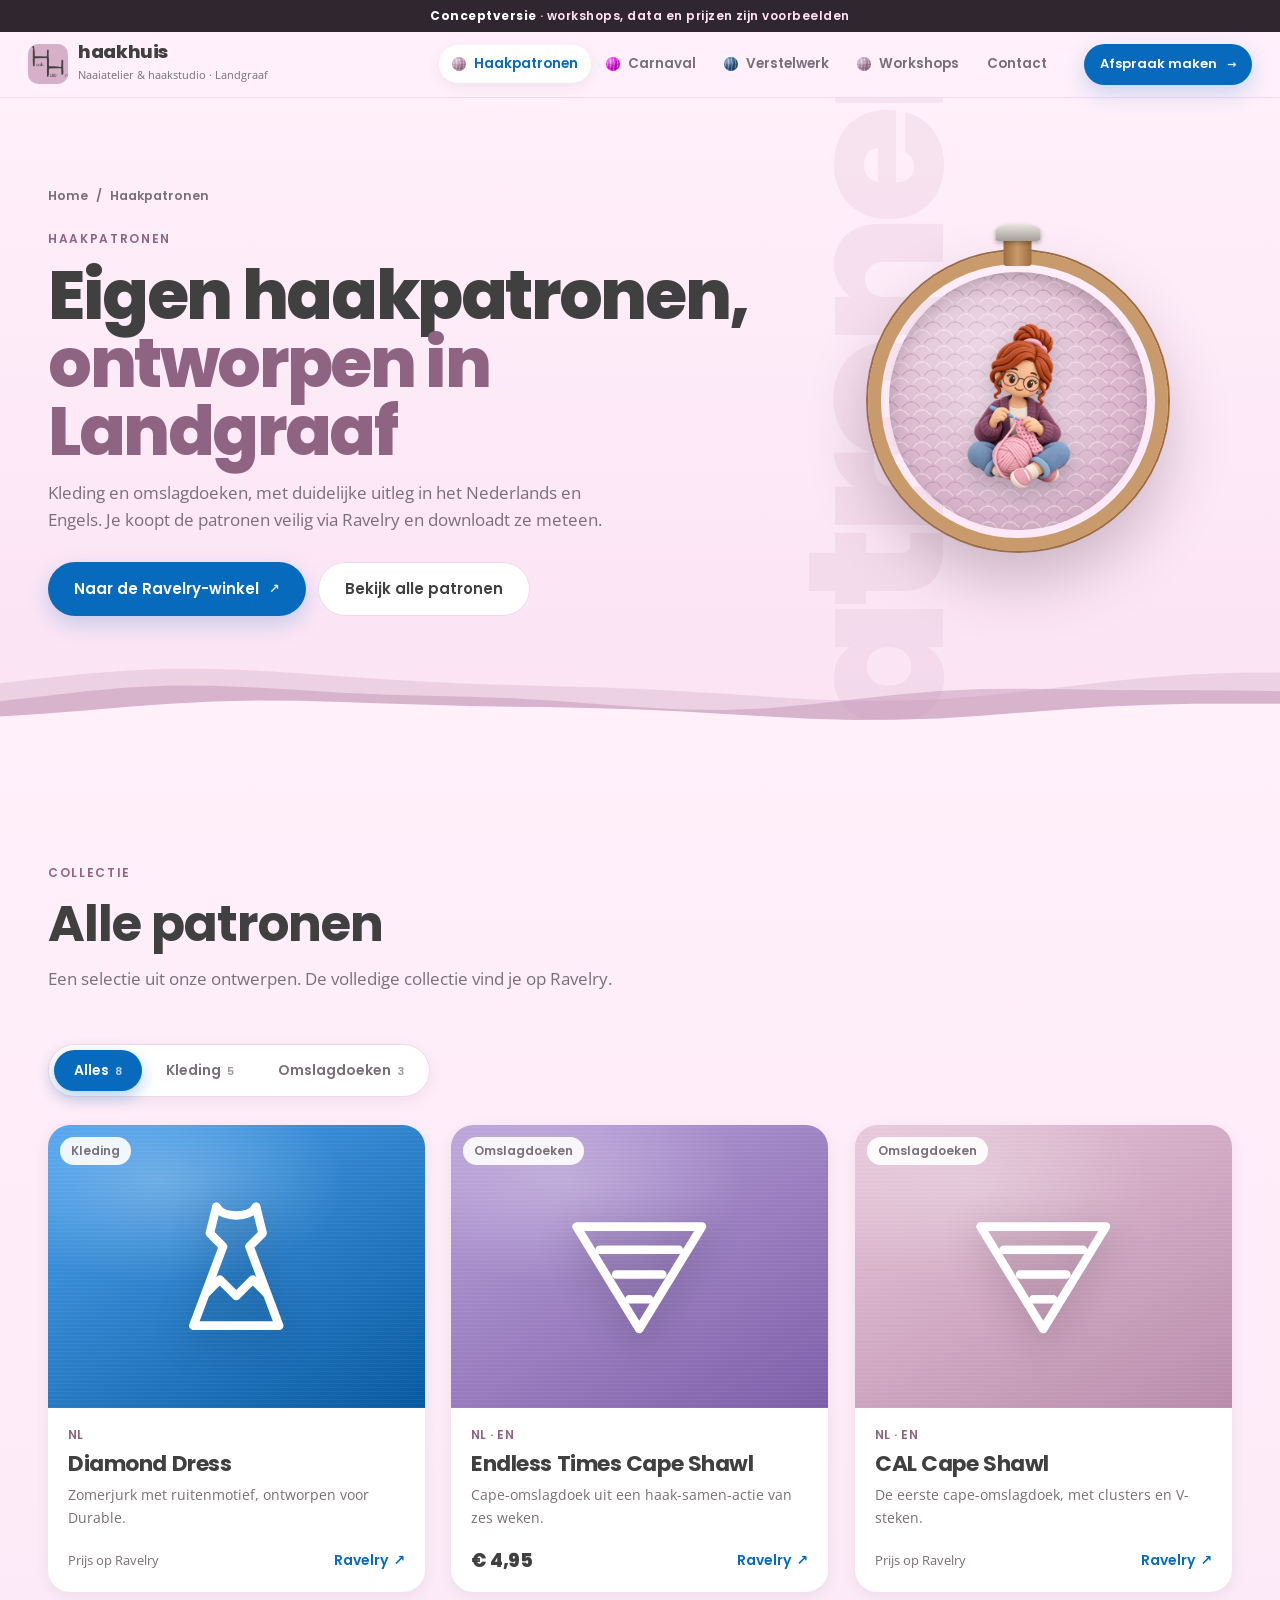
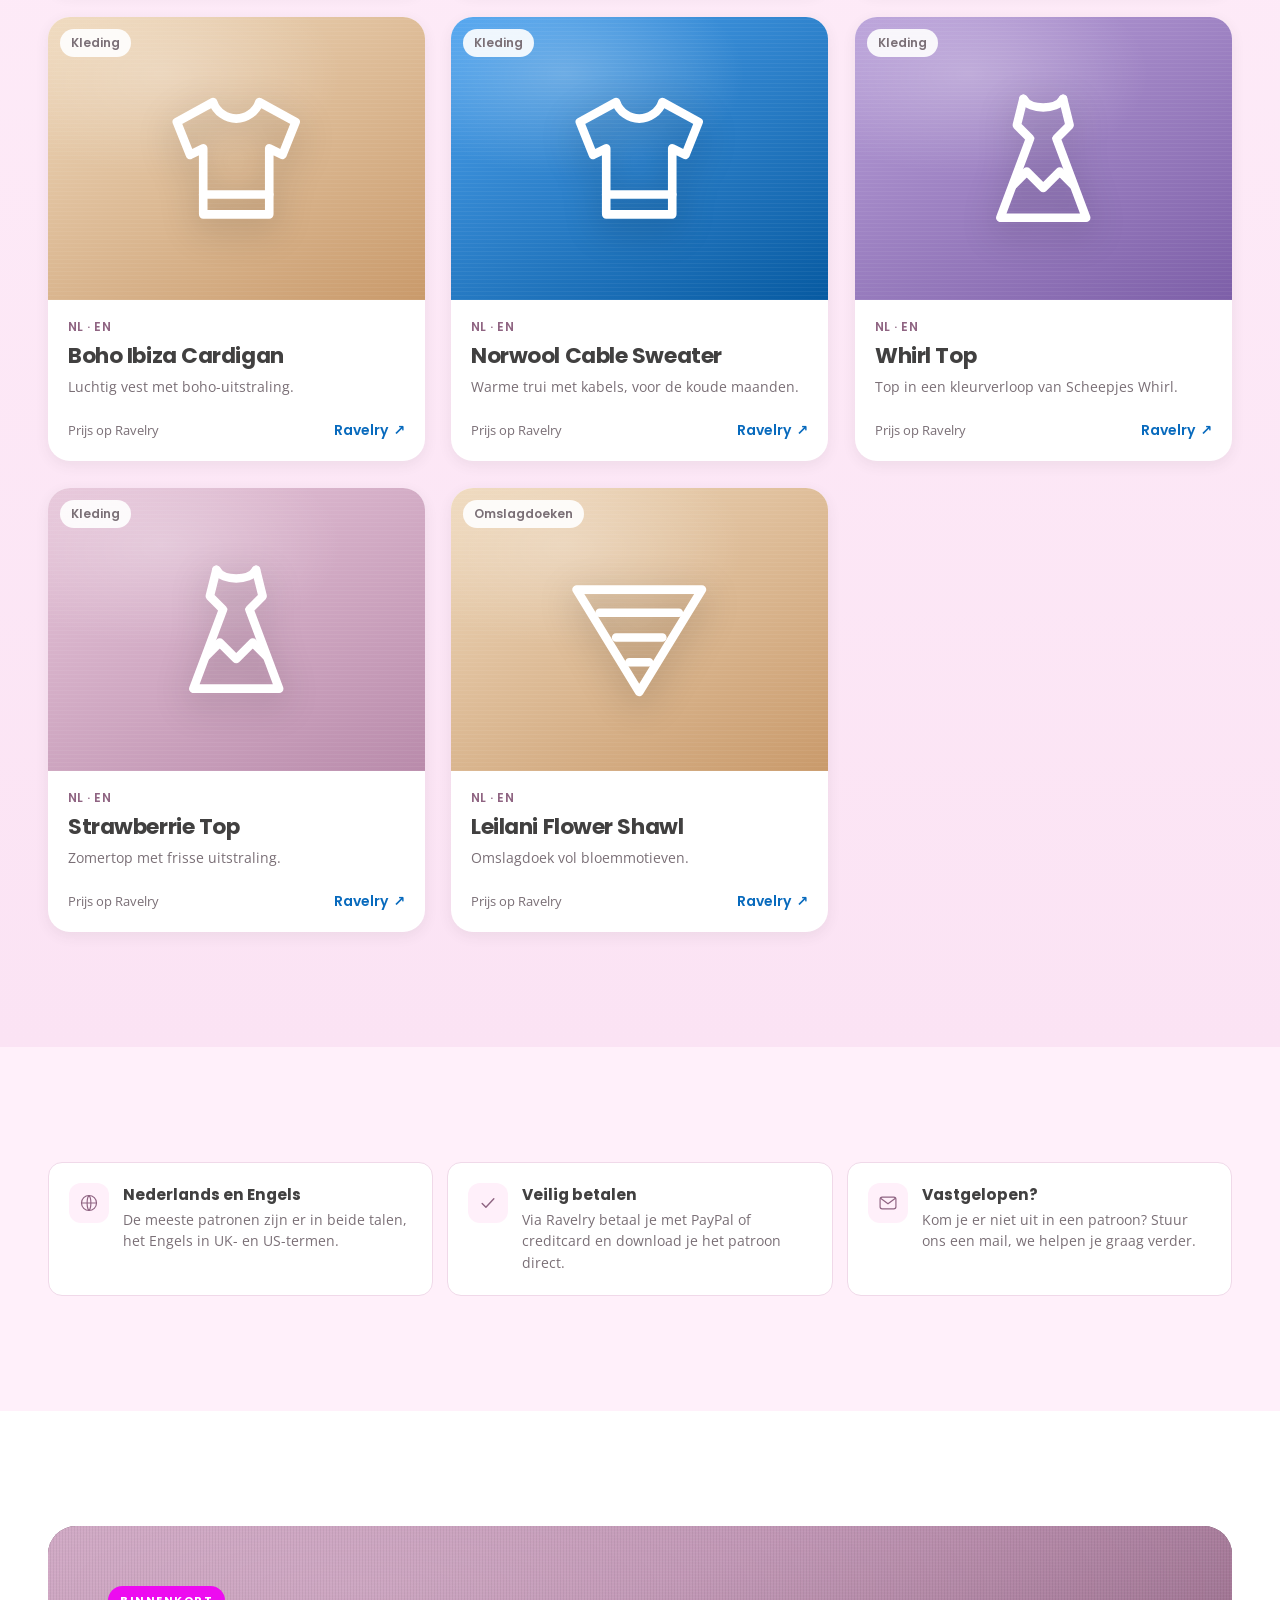
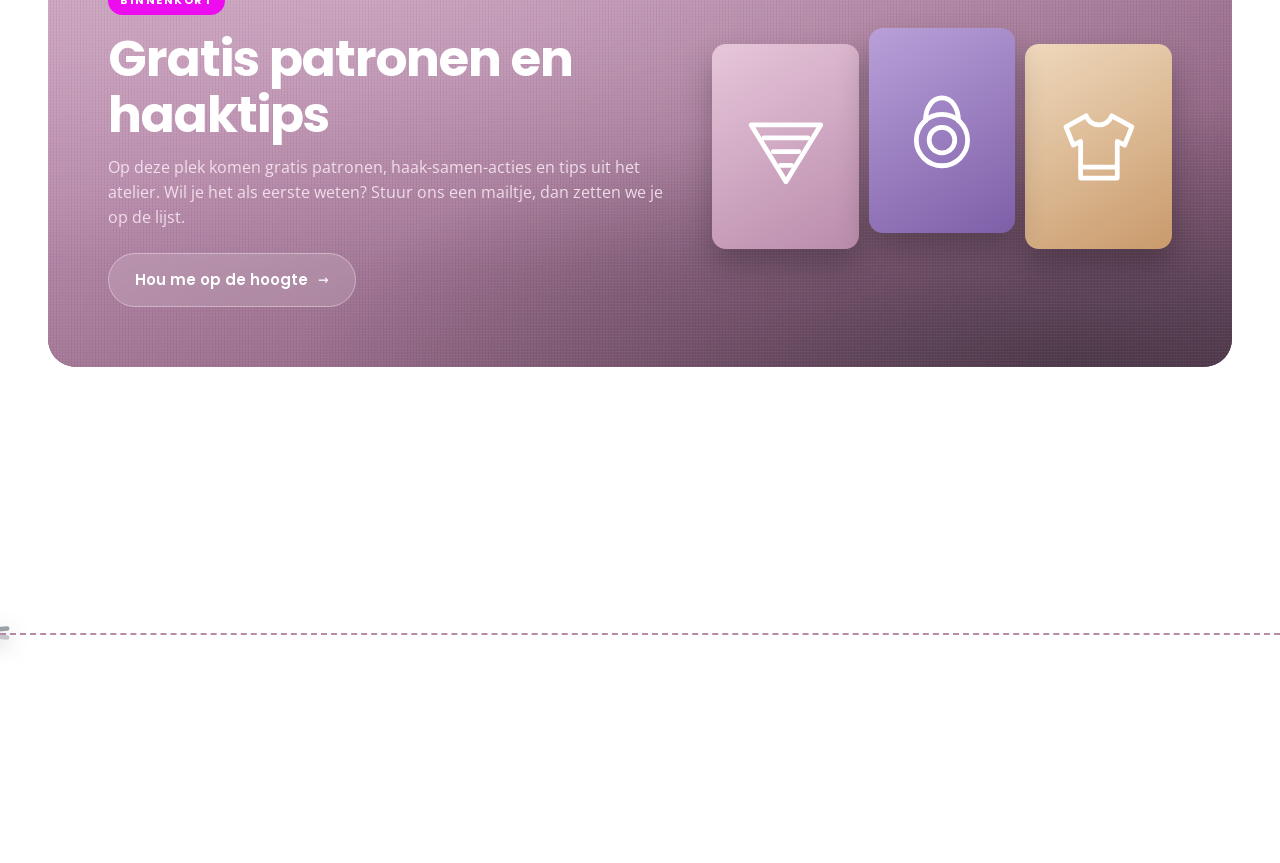
<file: haakpatronen.html>
<!DOCTYPE html>
<html lang="nl">
<head>
  <meta charset="UTF-8">
  <meta name="viewport" content="width=device-width, initial-scale=1.0, viewport-fit=cover">
  <title>Haakpatronen van Haakhuis</title>
  <meta name="description" content="Haakpatronen van Haakhuis: kleding en omslagdoeken. In het Nederlands en Engels, te koop via Ravelry.">
  <meta name="theme-color" content="#2f2630">
  <link rel="icon" type="image/svg+xml" href="assets/img/logo.svg">
  <link rel="preconnect" href="https://fonts.googleapis.com">
  <link rel="preconnect" href="https://fonts.gstatic.com" crossorigin>
  <link href="https://fonts.googleapis.com/css2?family=Poppins:wght@400;500;600;700;800&family=Open+Sans:wght@400;600;700&family=Caveat:wght@600&display=swap" rel="stylesheet">
  <link rel="stylesheet" href="css/style.css?v=10">
</head>
<body data-page="haakpatronen">
  <header data-site-head></header>

  <main>
    <section class="page-hero" data-wave="var(--bg)">
      <span class="bgword" aria-hidden="true">patronen</span>
      <div class="wrap">
        <div>
          <nav class="crumbs" aria-label="Kruimelpad"><a href="index.html">Home</a><span>/</span><span>Haakpatronen</span></nav>
          <span class="eyebrow">Haakpatronen</span>
          <h1>Eigen haakpatronen, <span>ontworpen in Landgraaf</span></h1>
          <p class="lead">Kleding en omslagdoeken, met duidelijke uitleg in het Nederlands en Engels. Je koopt de patronen veilig via Ravelry en downloadt ze meteen.</p>
          <div class="btn-row">
            <a class="btn magnetic" data-ravelry href="#" target="_blank" rel="noopener">Naar de Ravelry-winkel <i>↗</i></a>
            <a class="btn btn-ghost" href="#alle">Bekijk alle patronen</a>
          </div>
        </div>
        <div class="page-hoop p-haak" aria-hidden="true">
          <div class="hoop-ring"><div class="hoop-fabric"><img class="hoop-figure" src="assets/img/gen/pop-haken.png" alt="" loading="lazy"></div><div class="hoop-wood"></div><div class="hoop-screw"></div></div>
        </div>
      </div>
    </section>

    <!-- ============ Alle patronen ============ -->
    <section class="section section-tint" id="alle">
      <div class="wrap">
        <div class="section-head" data-reveal>
          <span class="eyebrow">Collectie</span>
          <h2>Alle patronen</h2>
          <p class="lead">Een selectie uit onze ontwerpen. De volledige collectie vind je op Ravelry.</p>
        </div>
        <div class="tabs" id="patTabs" data-tabs="pat" role="tablist" aria-label="Filter patronen"></div>
        <div class="patterns" id="patterns" data-filter-group="pat"></div>
      </div>
    </section>

    <!-- ============ Info ============ -->
    <section class="section">
      <div class="wrap">
        <div class="info-strip">
          <div class="info" data-reveal><span class="ic" data-icon="wereld"></span><div><b>Nederlands en Engels</b><p>De meeste patronen zijn er in beide talen, het Engels in UK- en US-termen.</p></div></div>
          <div class="info" data-reveal><span class="ic" data-icon="check"></span><div><b>Veilig betalen</b><p>Via Ravelry betaal je met PayPal of creditcard en download je het patroon direct.</p></div></div>
          <div class="info" data-reveal><span class="ic" data-icon="mail"></span><div><b>Vastgelopen?</b><p>Kom je er niet uit in een patroon? Stuur ons een mail, we helpen je graag verder.</p></div></div>
        </div>
      </div>
    </section>

    <!-- ============ Blog ============ -->
    <section class="section section-white">
      <div class="wrap">
        <div class="teaser" data-reveal>
          <div>
            <span class="badge">Binnenkort</span>
            <h2>Gratis patronen en haaktips</h2>
            <p>Op deze plek komen gratis patronen, haak-samen-acties en tips uit het atelier. Wil je het als eerste weten? Stuur ons een mailtje, dan zetten we je op de lijst.</p>
            <a class="btn btn-light" href="mailto:info@haakhuis.nl?subject=Hou%20me%20op%20de%20hoogte%20van%20nieuwe%20patronen" style="margin-top:24px">Hou me op de hoogte <i>→</i></a>
          </div>
          <div class="teaser-visual" aria-hidden="true">
            <div class="c-roze"><span data-icon="omslagdoek"></span></div>
            <div class="c-paars"><span data-icon="tas"></span></div>
            <div class="c-zand"><span data-icon="trui"></span></div>
          </div>
        </div>
      </div>
    </section>
  </main>

  <footer data-site-foot></footer>

  <script src="js/config.js?v=10"></script>
  <script src="js/main.js?v=10"></script>
  <script src="js/booking.js?v=10"></script>
  <script src="js/scenes.js?v=10"></script>
  <script src="js/fx.js?v=10"></script>
  <script>window.addEventListener('hh:ready', () => document.querySelectorAll('[data-ravelry]').forEach(a => a.href = HH.ravelryWinkel));</script>
</body>
</html>
</file>
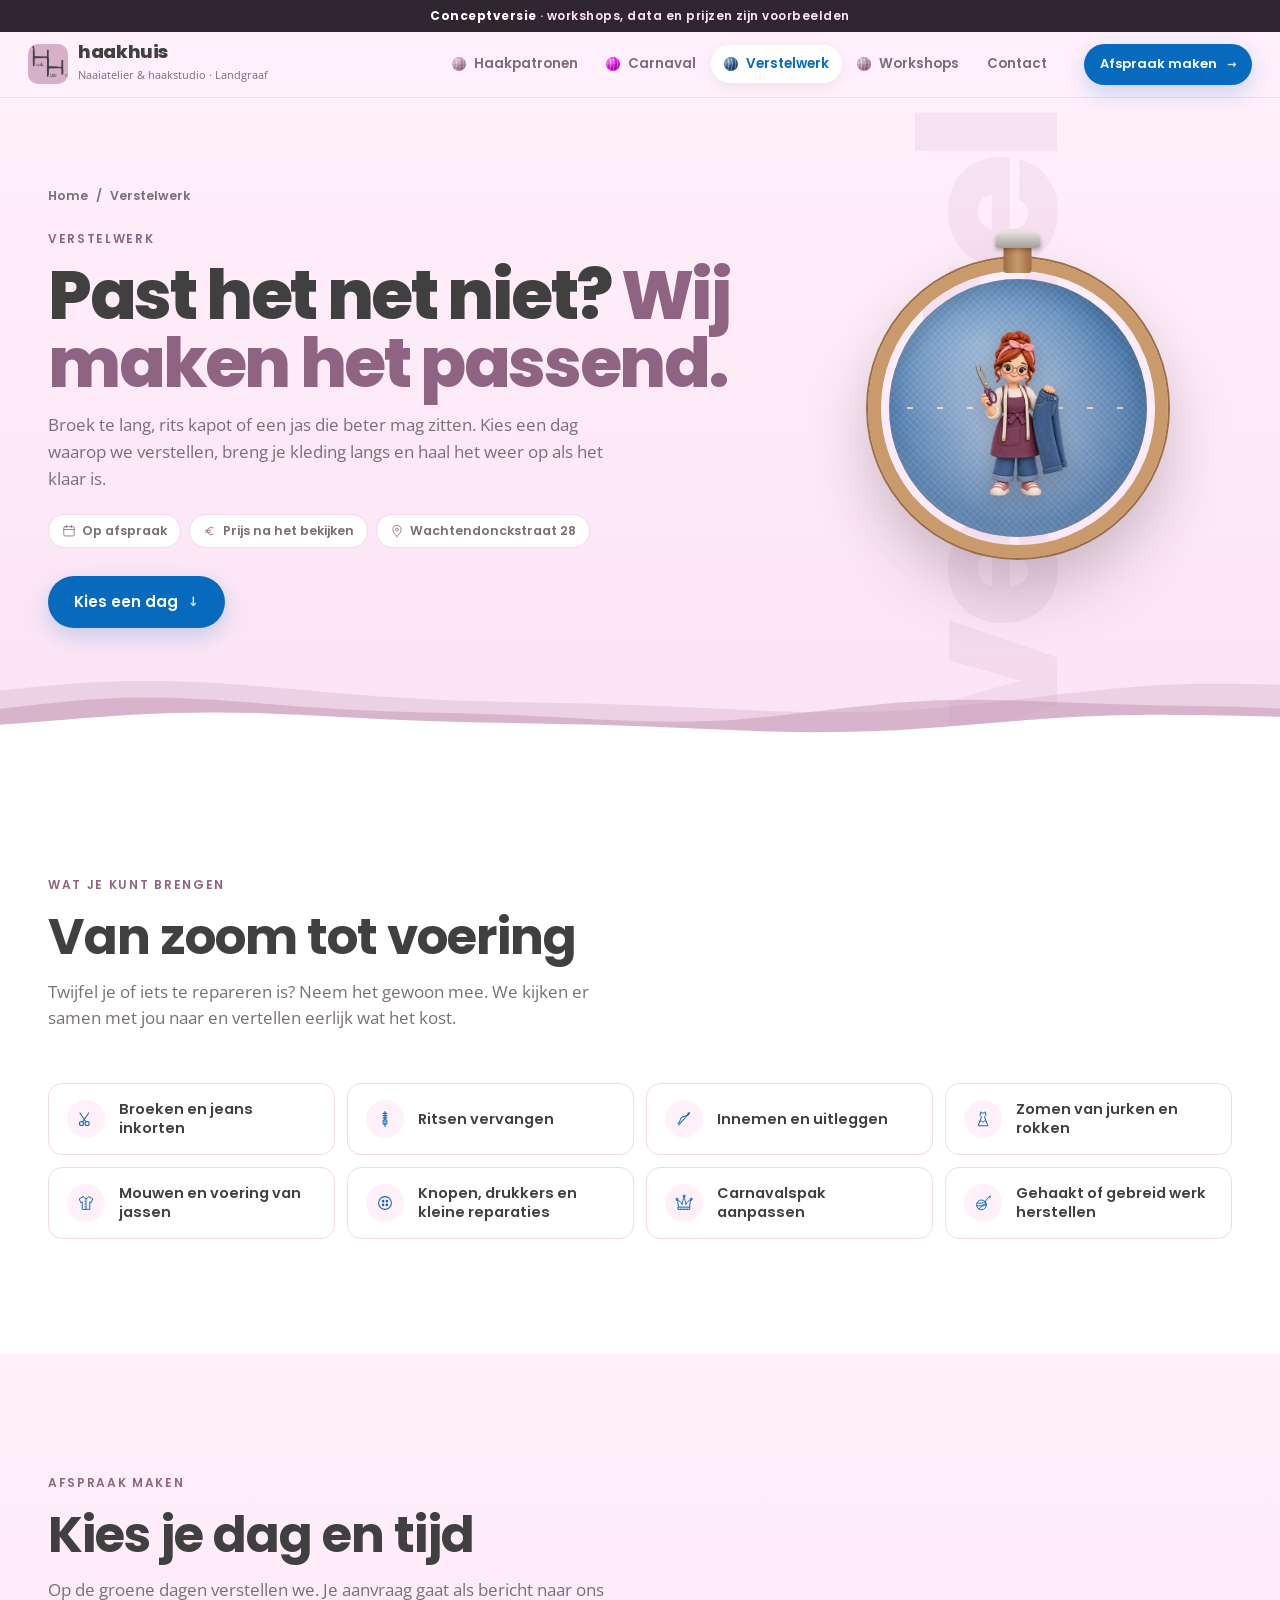
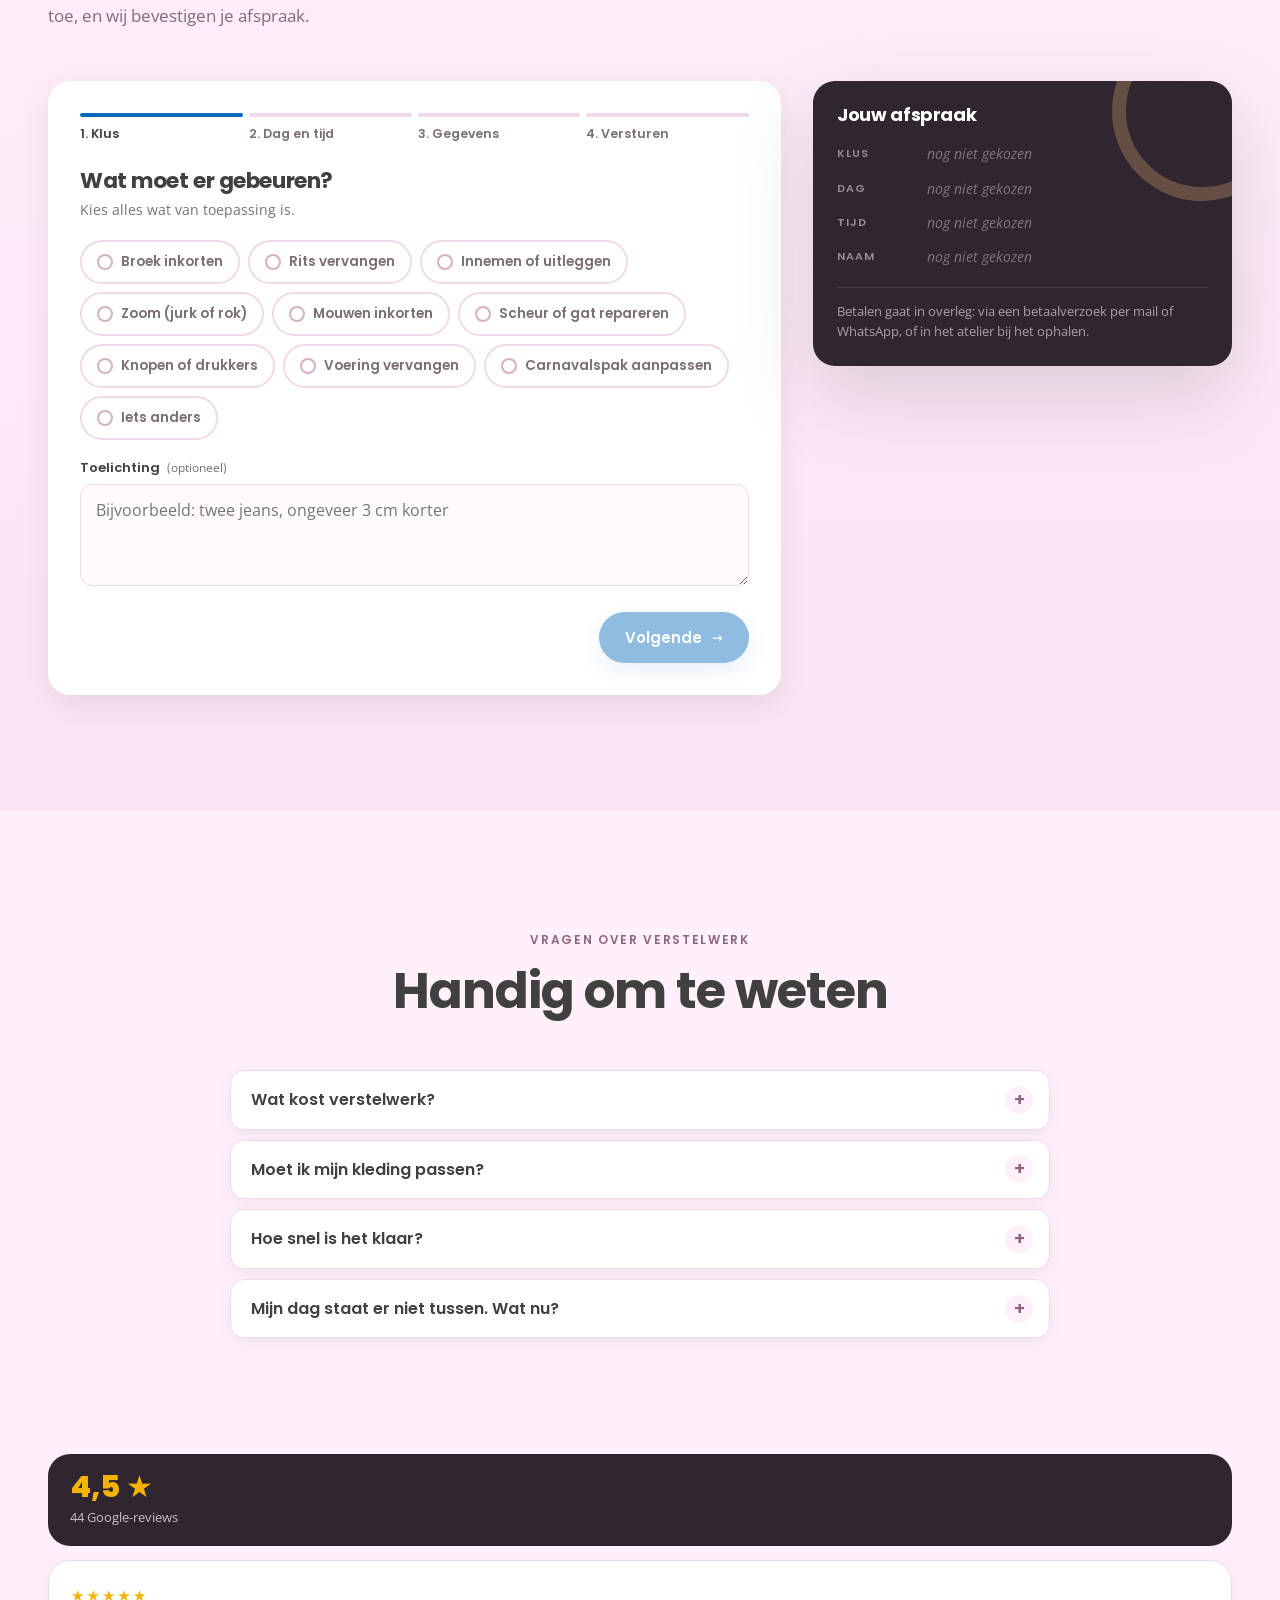
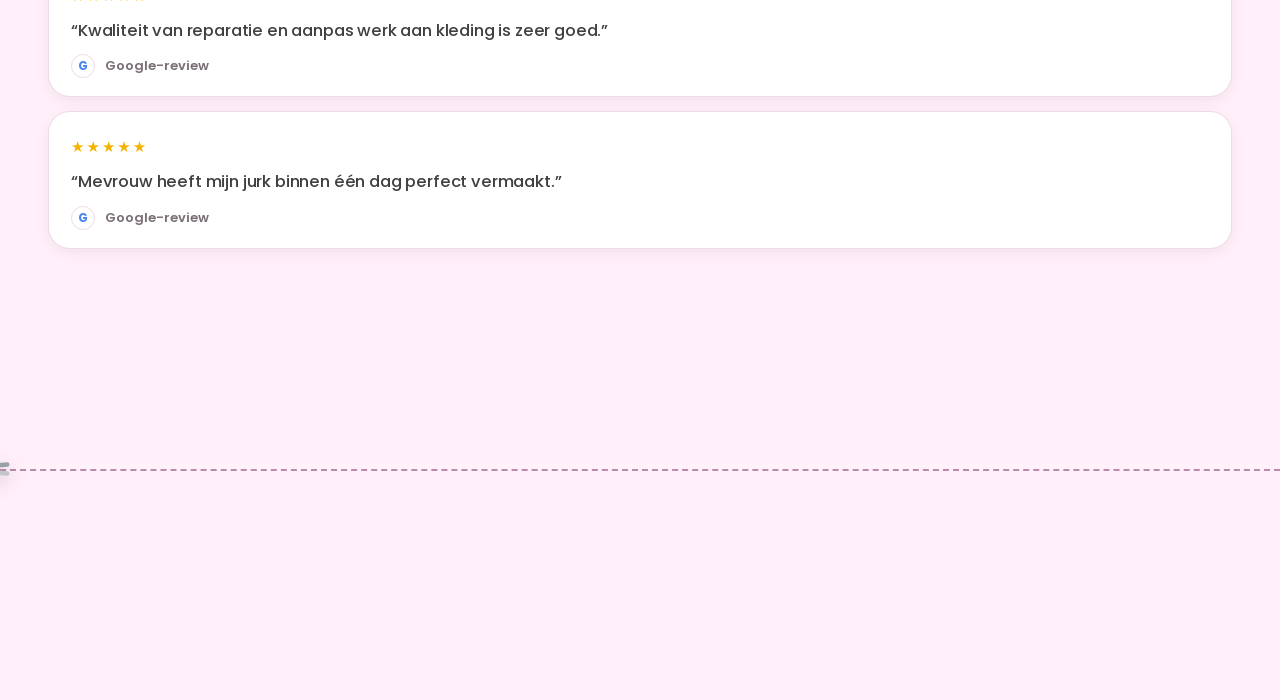
<file: verstelwerk.html>
<!DOCTYPE html>
<html lang="nl">
<head>
  <meta charset="UTF-8">
  <meta name="viewport" content="width=device-width, initial-scale=1.0, viewport-fit=cover">
  <title>Verstelwerk op afspraak · Haakhuis Landgraaf</title>
  <meta name="description" content="Broek inkorten, rits vervangen of iets laten repareren? Kies online een dag en tijd en breng je kleding naar Haakhuis in Landgraaf.">
  <meta name="theme-color" content="#2f2630">
  <link rel="icon" type="image/svg+xml" href="assets/img/logo.svg">
  <link rel="preconnect" href="https://fonts.googleapis.com">
  <link rel="preconnect" href="https://fonts.gstatic.com" crossorigin>
  <link href="https://fonts.googleapis.com/css2?family=Poppins:wght@400;500;600;700;800&family=Open+Sans:wght@400;600;700&family=Caveat:wght@600&display=swap" rel="stylesheet">
  <link rel="stylesheet" href="css/style.css?v=10">
</head>
<body data-page="verstelwerk">
  <header data-site-head></header>

  <main>
    <section class="page-hero" data-wave="#fff">
      <span class="bgword" aria-hidden="true">verstel</span>
      <div class="wrap">
        <div>
          <nav class="crumbs" aria-label="Kruimelpad"><a href="index.html">Home</a><span>/</span><span>Verstelwerk</span></nav>
          <span class="eyebrow">Verstelwerk</span>
          <h1>Past het net niet? <span>Wij maken het passend.</span></h1>
          <p class="lead">Broek te lang, rits kapot of een jas die beter mag zitten. Kies een dag waarop we verstellen, breng je kleding langs en haal het weer op als het klaar is.</p>
          <div class="facts">
            <span class="pill"><span data-icon="kalender"></span> Op afspraak</span>
            <span class="pill"><span data-icon="euro"></span> Prijs na het bekijken</span>
            <span class="pill"><span data-icon="pin"></span> Wachtendonckstraat 28</span>
          </div>
          <div class="btn-row"><a class="btn magnetic" href="#boeken">Kies een dag <i>↓</i></a></div>
        </div>
        <div class="page-hoop p-verstel" aria-hidden="true">
          <div class="hoop-ring"><div class="hoop-fabric"><img class="hoop-figure" src="assets/img/gen/pop-verstel.png" alt="" loading="lazy"></div><div class="hoop-wood"></div><div class="hoop-screw"></div></div>
        </div>
      </div>
    </section>

    <!-- ============ Wat we doen ============ -->
    <section class="section section-white">
      <div class="wrap">
        <div class="section-head" data-reveal>
          <span class="eyebrow">Wat je kunt brengen</span>
          <h2>Van zoom tot voering</h2>
          <p class="lead">Twijfel je of iets te repareren is? Neem het gewoon mee. We kijken er samen met jou naar en vertellen eerlijk wat het kost.</p>
        </div>
        <div class="services" data-reveal>
          <div class="service"><span class="ic" data-icon="schaar"></span><b>Broeken en jeans inkorten</b></div>
          <div class="service"><span class="ic" data-icon="rits"></span><b>Ritsen vervangen</b></div>
          <div class="service"><span class="ic" data-icon="naald"></span><b>Innemen en uitleggen</b></div>
          <div class="service"><span class="ic" data-icon="jurk"></span><b>Zomen van jurken en rokken</b></div>
          <div class="service"><span class="ic" data-icon="jas"></span><b>Mouwen en voering van jassen</b></div>
          <div class="service"><span class="ic" data-icon="knoop"></span><b>Knopen, drukkers en kleine reparaties</b></div>
          <div class="service"><span class="ic" data-icon="carnaval"></span><b>Carnavalspak aanpassen</b></div>
          <div class="service"><span class="ic" data-icon="haak"></span><b>Gehaakt of gebreid werk herstellen</b></div>
        </div>
      </div>
    </section>

    <!-- ============ Boekmodule ============ -->
    <section class="section section-tint" id="boeken">
      <div class="wrap">
        <div class="section-head" data-reveal>
          <span class="eyebrow">Afspraak maken</span>
          <h2>Kies je dag en tijd</h2>
          <p class="lead">Op de groene dagen verstellen we. Je aanvraag gaat als bericht naar ons toe, en wij bevestigen je afspraak.</p>
        </div>

        <div class="booker" id="verstelBooker">
          <div class="panel">
            <ol class="stepper" aria-label="Stappen">
              <li><button type="button"><span>1. Klus</span></button></li>
              <li><button type="button"><span>2. Dag en tijd</span></button></li>
              <li><button type="button"><span>3. Gegevens</span></button></li>
              <li><button type="button"><span>4. Versturen</span></button></li>
            </ol>
            <form id="verstelForm" novalidate onsubmit="return false">
              <div class="bstep">
                <h3>Wat moet er gebeuren?</h3>
                <p class="muted">Kies alles wat van toepassing is.</p>
                <div class="chips" id="soorten"></div>
                <div class="field" style="margin-top:18px"><label for="toelichting">Toelichting <small>(optioneel)</small></label><textarea id="toelichting" name="toelichting" rows="3" placeholder="Bijvoorbeeld: twee jeans, ongeveer 3 cm korter"></textarea></div>
                <div class="bnav"><span></span><button type="button" class="btn" id="toStep2" disabled>Volgende <i>→</i></button></div>
              </div>

              <div class="bstep">
                <h3>Wanneer kom je langs?</h3>
                <p class="muted">Kies eerst een dag, daarna een tijd.</p>
                <div class="cal" id="cal"></div>
                <h4 id="slotsTitle" style="margin:22px 0 8px;font-size:15px">Kies eerst een dag</h4>
                <div class="slots" id="slots"><div class="slots-empty" style="grid-column:1/-1">De tijden verschijnen zodra je een dag kiest.</div></div>
                <div class="bnav"><button type="button" class="btn btn-ghost" id="back1">← Terug</button><button type="button" class="btn" id="toStep3" disabled>Volgende <i>→</i></button></div>
              </div>

              <div class="bstep">
                <h3>Hoe kunnen we je bereiken?</h3>
                <p class="muted">Telefoon of e-mail is genoeg, allebei mag ook.</p>
                <div class="fields">
                  <div class="field"><label for="v-naam">Naam</label><input id="v-naam" name="naam" autocomplete="name" required><span class="err">Vul je naam in</span></div>
                  <div class="field"><label for="v-tel">Telefoon</label><input id="v-tel" name="telefoon" type="tel" autocomplete="tel" inputmode="tel"><span class="err">Vul een telefoonnummer of e-mail in</span></div>
                  <div class="field full"><label for="v-mail">E-mail</label><input id="v-mail" name="email" type="email" autocomplete="email"><span class="err">Vul een geldig e-mailadres of telefoonnummer in</span></div>
                </div>
                <div class="bnav"><button type="button" class="btn btn-ghost" id="back2">← Terug</button><button type="button" class="btn" id="toStep4">Controleren <i>→</i></button></div>
              </div>

              <div class="bstep">
                <h3>Klopt alles?</h3>
                <p class="muted">Druk op versturen. Je mailprogramma opent met het bericht al ingevuld, daar druk je nog één keer op versturen.</p>
                <div class="send-box" id="sendVerstel"></div>
                <div class="done-msg" id="verstelDone">
                  <div class="check" data-icon="check"></div>
                  <b>Bijna klaar</b>
                  <p class="muted">Verstuur het bericht in je mail. We bevestigen je afspraak zo snel mogelijk.</p>
                </div>
                <div class="bnav"><button type="button" class="btn btn-ghost" id="back3">← Aanpassen</button><span></span></div>
              </div>
            </form>
          </div>

          <aside class="summary" aria-live="polite">
            <div class="summary-card">
              <h3>Jouw afspraak</h3>
              <ul class="summary-list" id="sumList"></ul>
              <p class="summary-note">Betalen gaat in overleg: via een betaalverzoek per mail of WhatsApp, of in het atelier bij het ophalen.</p>
            </div>
          </aside>
        </div>
      </div>
    </section>

    <!-- ============ FAQ ============ -->
    <section class="section">
      <div class="wrap">
        <div class="section-head center" data-reveal>
          <span class="eyebrow">Vragen over verstelwerk</span>
          <h2>Handig om te weten</h2>
        </div>
        <div class="faq" data-reveal>
          <details><summary>Wat kost verstelwerk?</summary><div>Elke klus is anders. We bekijken je kledingstuk als je het brengt en noemen dan de prijs. Pas als jij akkoord bent, gaan we aan de slag.</div></details>
          <details><summary>Moet ik mijn kleding passen?</summary><div>Bij inkorten en innemen is het handig als je het kledingstuk even aantrekt, zodat we kunnen afspelden. Neem bij een broek de schoenen mee die je eronder draagt.</div></details>
          <details><summary>Hoe snel is het klaar?</summary><div>De meeste klussen zijn binnen een week klaar. In de drukke weken voor carnaval kan het iets langer duren.</div></details>
          <details><summary>Mijn dag staat er niet tussen. Wat nu?</summary><div>Stuur een mail naar <a data-href="mail" data-fill="email"></a>. Soms kan er buiten de vaste dagen toch iets.</div></details>
        </div>
      </div>
    </section>

    <section class="section-reviews" aria-label="Google-reviews"><div class="wrap" data-reviews="verstel"></div></section>
  </main>

  <footer data-site-foot></footer>

  <script src="js/config.js?v=10"></script>
  <script src="js/main.js?v=10"></script>
  <script src="js/booking.js?v=10"></script>
  <script src="js/scenes.js?v=10"></script>
  <script src="js/fx.js?v=10"></script>
</body>
</html>
</file>
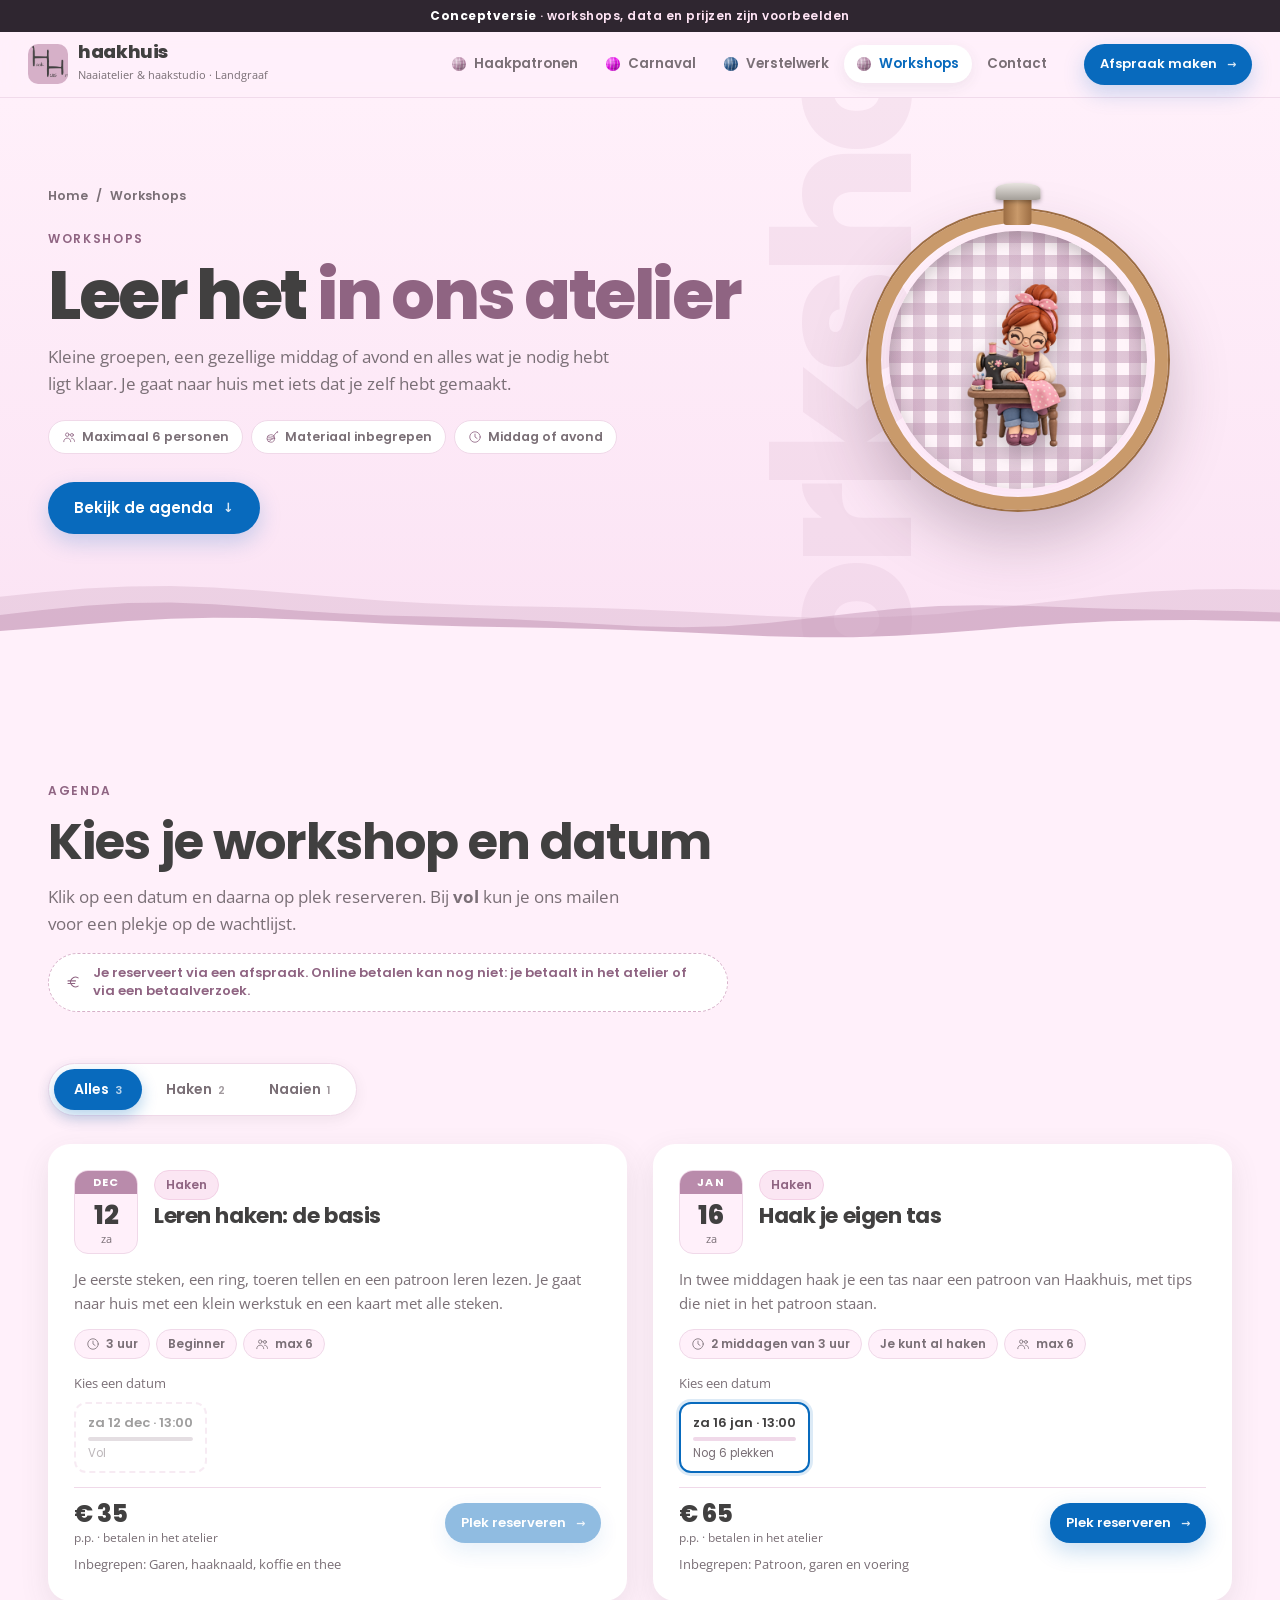
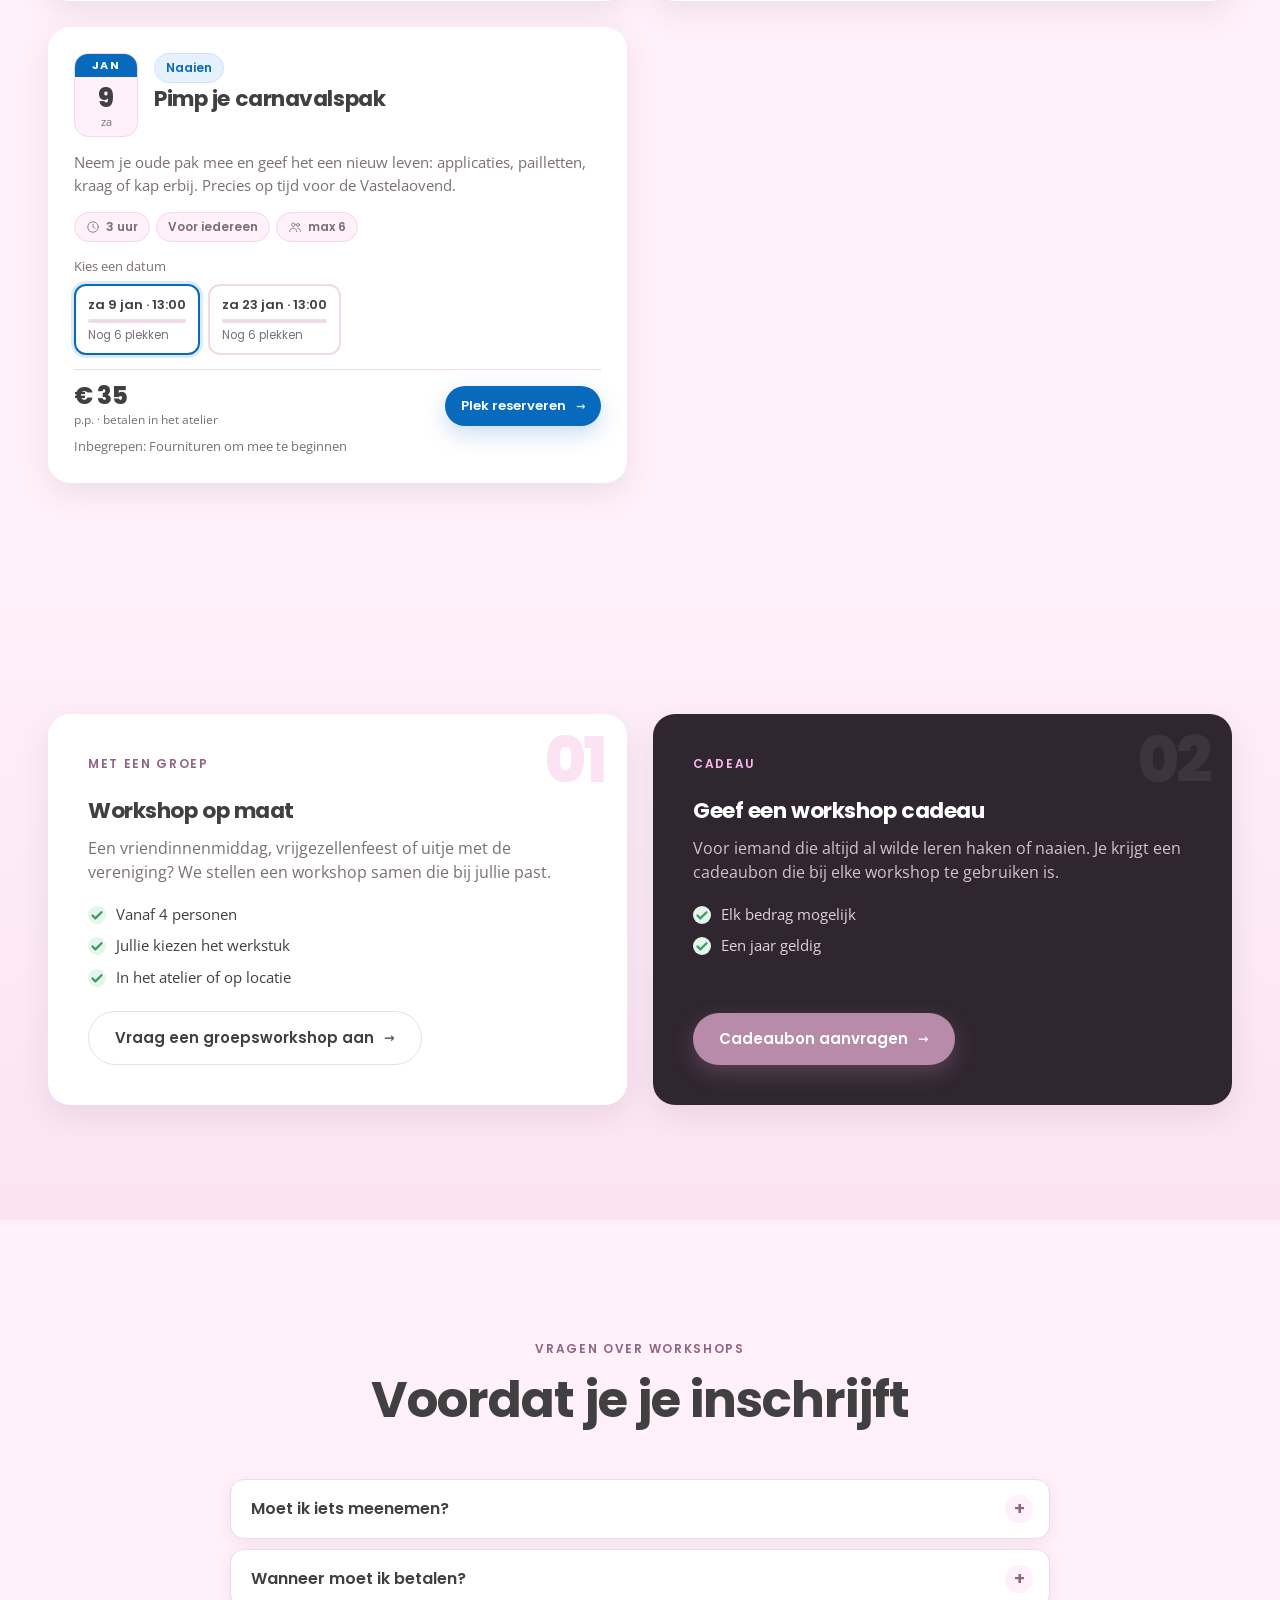
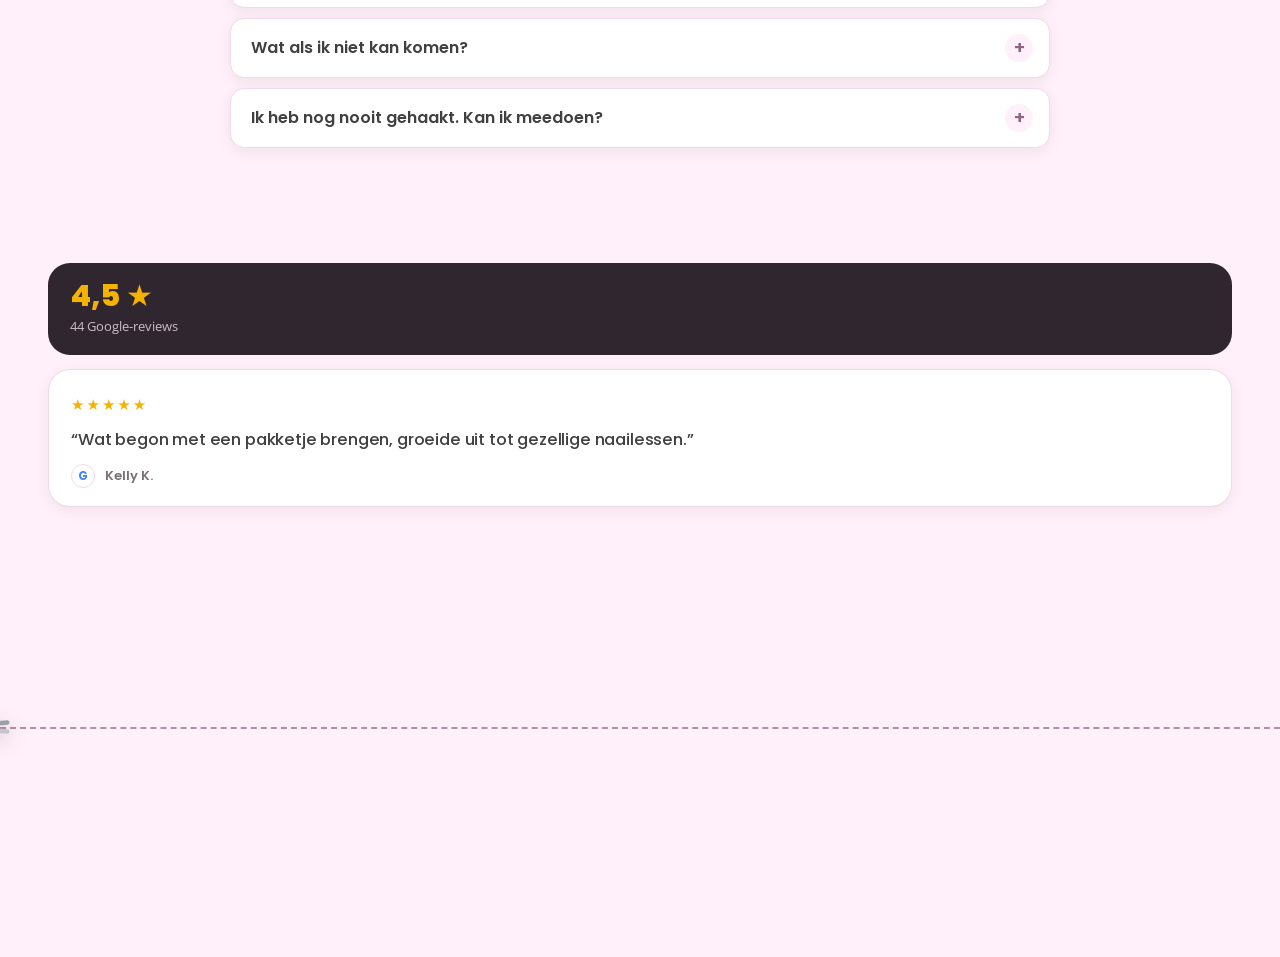
<file: workshops.html>
<!DOCTYPE html>
<html lang="nl">
<head>
  <meta charset="UTF-8">
  <meta name="viewport" content="width=device-width, initial-scale=1.0, viewport-fit=cover">
  <title>Haak- en naaiworkshops · Haakhuis Landgraaf</title>
  <meta name="description" content="Leer haken of naaien in een kleine groep bij Haakhuis in Landgraaf. Kies een datum en schrijf je direct in.">
  <meta name="theme-color" content="#2f2630">
  <link rel="icon" type="image/svg+xml" href="assets/img/logo.svg">
  <link rel="preconnect" href="https://fonts.googleapis.com">
  <link rel="preconnect" href="https://fonts.gstatic.com" crossorigin>
  <link href="https://fonts.googleapis.com/css2?family=Poppins:wght@400;500;600;700;800&family=Open+Sans:wght@400;600;700&family=Caveat:wght@600&display=swap" rel="stylesheet">
  <link rel="stylesheet" href="css/style.css?v=10">
</head>
<body data-page="workshops">
  <header data-site-head></header>

  <main>
    <section class="page-hero" data-wave="var(--bg)">
      <span class="bgword" aria-hidden="true">workshop</span>
      <div class="wrap">
        <div>
          <nav class="crumbs" aria-label="Kruimelpad"><a href="index.html">Home</a><span>/</span><span>Workshops</span></nav>
          <span class="eyebrow">Workshops</span>
          <h1>Leer het <span>in ons atelier</span></h1>
          <p class="lead">Kleine groepen, een gezellige middag of avond en alles wat je nodig hebt ligt klaar. Je gaat naar huis met iets dat je zelf hebt gemaakt.</p>
          <div class="facts">
            <span class="pill"><span data-icon="mensen"></span> Maximaal 6 personen</span>
            <span class="pill"><span data-icon="haak"></span> Materiaal inbegrepen</span>
            <span class="pill"><span data-icon="klok"></span> Middag of avond</span>
          </div>
          <div class="btn-row"><a class="btn magnetic" href="#agenda">Bekijk de agenda <i>↓</i></a></div>
        </div>
        <div class="page-hoop p-workshop" aria-hidden="true">
          <div class="hoop-ring"><div class="hoop-fabric"><img class="hoop-figure" src="assets/img/gen/pop-workshop.png" alt="" loading="lazy"></div><div class="hoop-wood"></div><div class="hoop-screw"></div></div>
        </div>
      </div>
    </section>

    <section class="section" id="agenda">
      <div class="wrap">
        <div class="section-head" data-reveal>
          <span class="eyebrow">Agenda</span>
          <h2>Kies je workshop en datum</h2>
          <p class="lead">Klik op een datum en daarna op plek reserveren. Bij <b>vol</b> kun je ons mailen voor een plekje op de wachtlijst.</p>
          <p class="pay-note"><span data-icon="euro"></span>Je reserveert via een afspraak. Online betalen kan nog niet: je betaalt in het atelier of via een betaalverzoek.</p>
        </div>
        <div class="tabs" id="wsTabs" data-tabs="ws" role="tablist" aria-label="Filter workshops"></div>
        <div class="ws-grid" id="wsList" data-filter-group="ws"></div>
      </div>
    </section>

    <section class="section section-tint">
      <div class="wrap">
        <div class="routes">
          <div class="route" data-reveal>
            <span class="num" aria-hidden="true">01</span>
            <span class="eyebrow">Met een groep</span>
            <h3>Workshop op maat</h3>
            <p>Een vriendinnenmiddag, vrijgezellenfeest of uitje met de vereniging? We stellen een workshop samen die bij jullie past.</p>
            <ul><li>Vanaf 4 personen</li><li>Jullie kiezen het werkstuk</li><li>In het atelier of op locatie</li></ul>
            <a class="btn btn-ghost" href="mailto:info@haakhuis.nl?subject=Workshop%20voor%20een%20groep">Vraag een groepsworkshop aan <i>→</i></a>
          </div>
          <div class="route dark" data-reveal>
            <span class="num" aria-hidden="true">02</span>
            <span class="eyebrow" style="color:#ffb8ec">Cadeau</span>
            <h3>Geef een workshop cadeau</h3>
            <p>Voor iemand die altijd al wilde leren haken of naaien. Je krijgt een cadeaubon die bij elke workshop te gebruiken is.</p>
            <ul style="color:rgba(255,240,250,.85)"><li>Elk bedrag mogelijk</li><li>Een jaar geldig</li></ul>
            <a class="btn btn-rose" href="mailto:info@haakhuis.nl?subject=Cadeaubon%20workshop">Cadeaubon aanvragen <i>→</i></a>
          </div>
        </div>
      </div>
    </section>

    <section class="section">
      <div class="wrap">
        <div class="section-head center" data-reveal>
          <span class="eyebrow">Vragen over workshops</span>
          <h2>Voordat je je inschrijft</h2>
        </div>
        <div class="faq" data-reveal>
          <details><summary>Moet ik iets meenemen?</summary><div>Nee, het materiaal ligt klaar. Bij de naaiworkshops mag je je eigen machine meenemen, dan leer je meteen hoe die werkt.</div></details>
          <details><summary>Wanneer moet ik betalen?</summary><div>We bevestigen eerst je plek. Daarna krijg je een betaalverzoek per mail of WhatsApp. Je plek staat vast zodra je hebt betaald.</div></details>
          <details><summary>Wat als ik niet kan komen?</summary><div>Laat het ons zo snel mogelijk weten. Tot een week van tevoren kun je kosteloos verzetten naar een andere datum.</div></details>
          <details><summary>Ik heb nog nooit gehaakt. Kan ik meedoen?</summary><div>Zeker. Kies dan een workshop met niveau beginner. Iedereen begint ergens.</div></details>
        </div>
      </div>
    </section>

    <section class="section-reviews" aria-label="Google-reviews"><div class="wrap" data-reviews="workshop"></div></section>
  </main>

  <div class="modal" id="wsModal" aria-hidden="true">
    <div class="modal-bg"></div>
    <div class="modal-box" role="dialog" aria-modal="true" aria-labelledby="wsModalTitle"></div>
  </div>

  <footer data-site-foot></footer>

  <script src="js/config.js?v=10"></script>
  <script src="js/main.js?v=10"></script>
  <script src="js/booking.js?v=10"></script>
  <script src="js/scenes.js?v=10"></script>
  <script src="js/fx.js?v=10"></script>
</body>
</html>
</file>
<file: css/style.css>
/* ===================================================================
   Haakhuis · website
   Huisstijl overgenomen van de Carnaval Atelier v2 (zelfde tokens).
   =================================================================== */
:root {
  --bg:        #FFF0FA;
  --bg-deep:   #FBE3F4;
  --rose:      #D6B0C8;
  --rose-dark: #B98BAB;
  --rose-deep: #8f6482;
  --blue:      #65B3F7;
  --blue-deep: #086ABD;
  --magenta:   #ED0BF0;
  --ink:       #414040;
  --ink-soft:  #7a6f76;
  --ink-hero:  #2f2630;
  --white:     #fff;
  --line:      #f0d9e9;
  --wood:      #c99a6b;
  --wood-dark: #9c6d43;
  --ok:        #3c9a6a;
  --shadow:    0 10px 30px rgba(65,64,64,.10);
  --shadow-lg: 0 30px 80px rgba(65,64,64,.18);
  --shadow-sm: 0 4px 14px rgba(65,64,64,.08);
  --r:   22px;
  --r-sm: 14px;
  --font-head: 'Poppins', system-ui, sans-serif;
  --font-body: 'Open Sans', system-ui, sans-serif;
  --font-hand: 'Caveat', 'Segoe Script', cursive;
  --rail-h: 66px;
  --wrap: 1200px;
  --gut: clamp(16px, 4vw, 48px);
  --ease: cubic-bezier(.22,.61,.36,1);
  --ease-out: cubic-bezier(.16,1,.3,1);
  /* stof van de hero (zelfde als v2) */
  --fabric:
    repeating-linear-gradient(0deg, rgba(255,255,255,.035) 0 1px, transparent 1px 3px),
    repeating-linear-gradient(90deg, rgba(0,0,0,.05) 0 1px, transparent 1px 3px),
    radial-gradient(120% 90% at 30% 20%, rgba(255,240,250,.22), transparent 60%),
    radial-gradient(90% 80% at 80% 90%, rgba(47,38,48,.55), transparent 60%),
    linear-gradient(160deg, #cfa5c2 0%, #b88aab 35%, #8f6482 70%, #5d3f55 100%);
}

*, *::before, *::after { box-sizing: border-box; margin: 0; padding: 0; }
html { scroll-behavior: smooth; scroll-padding-top: calc(var(--rail-h) + 16px); -webkit-text-size-adjust: 100%; }
html, body { background: var(--bg); color: var(--ink); font-family: var(--font-body); font-size: 15.5px; line-height: 1.6; }
body { overflow-x: clip; }
img, svg { display: block; max-width: 100%; }
h1, h2, h3, h4 { font-family: var(--font-head); font-weight: 700; line-height: 1.12; letter-spacing: -.02em; color: var(--ink); }
h2 { font-size: clamp(30px, 4.2vw, 50px); }
h3 { font-size: clamp(19px, 1.7vw, 22px); }
button { font-family: var(--font-head); cursor: pointer; border: 0; background: none; color: inherit; }
a { color: var(--blue-deep); }
input, textarea, select { font: inherit; color: inherit; }
::selection { background: var(--rose); color: #fff; }
:focus-visible { outline: 2px solid var(--blue-deep); outline-offset: 3px; border-radius: 6px; }

.wrap { width: 100%; max-width: calc(var(--wrap) + var(--gut) * 2); margin: 0 auto; padding: 0 var(--gut); }
.section { padding: clamp(64px, 9vw, 120px) 0; position: relative; }
.section-tint { background: linear-gradient(180deg, var(--bg) 0%, var(--bg-deep) 100%); }
.section-white { background: #fff; }
.section-head { max-width: 680px; margin-bottom: clamp(30px, 4vw, 52px); }
.section-head.center { text-align: center; margin-left: auto; margin-right: auto; }
.section-head.center .lead { margin-left: auto; margin-right: auto; }
.eyebrow { display: inline-block; font-family: var(--font-head); font-weight: 600; font-size: 12px; letter-spacing: .14em; text-transform: uppercase; color: var(--rose-deep); margin-bottom: 14px; }
.lead { color: var(--ink-soft); font-size: clamp(15px, 1.3vw, 17.5px); max-width: 580px; margin-top: 14px; }
.hand { font-family: var(--font-hand); font-weight: 600; font-size: 1.45em; color: var(--rose-deep); line-height: 1; }
.muted { color: var(--ink-soft); }
.sr-only { position: absolute; width: 1px; height: 1px; overflow: hidden; clip: rect(0 0 0 0); white-space: nowrap; }

/* ---------- knoppen (v2) ---------- */
.btn {
  display: inline-flex; align-items: center; justify-content: center; gap: 10px;
  padding: 14px 26px; border-radius: 999px; font-family: var(--font-head); font-weight: 600; font-size: 15px;
  text-decoration: none; color: #fff; background: var(--blue-deep); box-shadow: 0 8px 22px rgba(8,106,189,.22);
  transition: transform .35s var(--ease-out), box-shadow .35s var(--ease-out), background .25s, color .25s; will-change: transform;
}
.btn i { font-style: normal; font-size: .85em; opacity: .85; transition: transform .35s var(--ease-out); }
.btn:hover { transform: translateY(-2px); box-shadow: 0 14px 30px rgba(8,106,189,.3); background: #0b78d3; }
.btn:hover i { transform: translateX(3px); }
.btn:active { transform: translateY(0) scale(.98); }
.btn-rose { background: var(--rose-dark); box-shadow: 0 8px 22px rgba(185,139,171,.28); }
.btn-rose:hover { background: var(--rose-deep); box-shadow: 0 14px 30px rgba(185,139,171,.36); }
.btn-ghost { background: #fff; color: var(--ink); border: 1.5px solid var(--line); box-shadow: none; }
.btn-ghost:hover { background: #fff; border-color: var(--rose); box-shadow: var(--shadow-sm); }
.btn-wa { background: #1faa59; box-shadow: 0 8px 22px rgba(31,170,89,.25); }
.btn-wa:hover { background: #18934c; box-shadow: 0 14px 30px rgba(31,170,89,.3); }
.btn-light { background: rgba(255,255,255,.14); border: 1.5px solid rgba(255,255,255,.35); box-shadow: none; backdrop-filter: blur(6px); }
.btn-light:hover { background: rgba(255,255,255,.24); box-shadow: none; }
.btn-sm { padding: 10px 16px; font-size: 13px; }
.btn-block { width: 100%; }
.btn:disabled, .btn[aria-disabled="true"] { opacity: .45; pointer-events: none; }
.btn-row { display: flex; flex-wrap: wrap; gap: 12px; }
.link-arrow { font-family: var(--font-head); font-weight: 600; font-size: 14px; text-decoration: none; color: var(--blue-deep); display: inline-flex; gap: 6px; align-items: center; }
.link-arrow i { font-style: normal; transition: transform .3s var(--ease-out); }
.link-arrow:hover i { transform: translateX(4px); }

/* ---------- conceptbalk ---------- */
.concept-bar { position: relative; z-index: 70; background: var(--ink-hero); color: #ffe4f5; font: 600 12px/1.3 var(--font-head); letter-spacing: .04em; text-align: center; padding: 8px 16px; }
.concept-bar b { color: #fff; }

/* ---------- header (rail uit v2) ---------- */
.site-head {
  position: sticky; top: 0; z-index: 60; height: var(--rail-h);
  display: flex; align-items: center; gap: 16px; padding: 0 clamp(14px, 3vw, 28px);
  background: rgba(255,240,250,.8); backdrop-filter: blur(14px) saturate(1.3); -webkit-backdrop-filter: blur(14px) saturate(1.3);
  border-bottom: 1px solid rgba(240,217,233,.9);
}
.brand { display: flex; align-items: center; gap: 10px; text-decoration: none; color: var(--ink); flex-shrink: 0; }
.brand img { height: 40px; width: 40px; border-radius: 10px; object-fit: cover; }
.brand b { font-family: var(--font-head); font-weight: 800; font-size: 18px; display: block; line-height: 1; letter-spacing: -.02em; }
.brand small { font-size: 10.5px; color: var(--ink-soft); }
.main-nav { margin-left: auto; display: flex; gap: 2px; align-items: center; }
.main-nav a { display: flex; align-items: center; gap: 8px; padding: 8px 13px; border-radius: 999px; text-decoration: none; color: var(--ink-soft); font-family: var(--font-head); font-weight: 600; font-size: 13.5px; transition: all .3s; }
/* wolbolletje */
.yarn-dot { position: relative; width: 14px; height: 14px; flex-shrink: 0; border-radius: 50%; background: var(--c, var(--rose)); overflow: visible; transition: transform .45s var(--ease-out); }
.yarn-dot::after { content: ''; position: absolute; inset: 0; border-radius: 50%; background: radial-gradient(circle at 32% 28%, rgba(255,255,255,.55), transparent 45%), radial-gradient(circle at 70% 80%, rgba(0,0,0,.28), transparent 60%); pointer-events: none; }
.yarn-dot svg { width: 100%; height: 100%; border-radius: 50%; overflow: hidden; display: block; fill: none; stroke: rgba(255,255,255,.62); stroke-width: 1.1; stroke-linecap: round; clip-path: circle(50%); }
.yarn-dot svg .yb-h { stroke: rgba(0,0,0,.18); }
.yarn-dot svg .yb-tail { stroke: var(--c, var(--rose)); stroke-width: 1.2; }
.main-nav a:hover .yarn-dot { transform: scale(1.15); }
.main-nav a:hover .yb-v { animation: ybX 1.1s linear infinite; }
.main-nav a:hover .yb-h { animation: ybY 1.6s linear infinite; }
@keyframes ybX { to { transform: translateX(5px); } }
@keyframes ybY { to { transform: translateY(5px); } }
.main-nav a:hover { color: var(--ink); background: rgba(255,255,255,.6); }
.main-nav a[aria-current="page"] { color: var(--blue-deep); background: #fff; box-shadow: var(--shadow-sm); }
.head-cta { margin-left: 8px; }
.menu-btn { display: none; margin-left: auto; width: 44px; height: 44px; border-radius: 50%; background: #fff; border: 1px solid var(--line); position: relative; }
.menu-btn span { position: absolute; left: 13px; right: 13px; height: 2px; border-radius: 2px; background: var(--ink); transition: transform .35s var(--ease-out), opacity .2s; }
.menu-btn span:nth-child(1) { top: 16px; } .menu-btn span:nth-child(2) { top: 21px; } .menu-btn span:nth-child(3) { top: 26px; }
.menu-open .menu-btn span:nth-child(1) { transform: translateY(5px) rotate(45deg); }
.menu-open .menu-btn span:nth-child(2) { opacity: 0; }
.menu-open .menu-btn span:nth-child(3) { transform: translateY(-5px) rotate(-45deg); }

.mobile-menu { position: fixed; inset: var(--rail-h) 0 0; z-index: 55; background: var(--bg); padding: 24px var(--gut) 40px; display: flex; flex-direction: column; gap: 8px; transform: translateY(-8px); opacity: 0; visibility: hidden; transition: all .4s var(--ease-out); overflow-y: auto; }
.menu-open .mobile-menu { transform: none; opacity: 1; visibility: visible; }
.mobile-menu a.mm-link { display: flex; align-items: center; gap: 16px; padding: 14px 16px; border-radius: var(--r-sm); background: #fff; text-decoration: none; color: var(--ink); font: 700 19px/1.2 var(--font-head); box-shadow: var(--shadow-sm); }
.mobile-menu a.mm-link .mm-hoop { width: 44px; height: 44px; border-radius: 50%; flex-shrink: 0; border: 4px solid var(--wood); background: var(--pattern); box-shadow: inset 0 0 0 2px rgba(0,0,0,.06); }
.mobile-menu a.mm-link small { display: block; font: 400 13px/1.3 var(--font-body); color: var(--ink-soft); margin-top: 2px; }
.mobile-menu .btn { margin-top: 12px; }

/* ===================================================================
   HOME · HERO met de vier borduurringen
   =================================================================== */
.hero {
  position: relative; overflow: hidden; color: #fff; background: #6e4d63;
  padding: clamp(56px, 8vw, 96px) 0 clamp(70px, 9vw, 110px);
  min-height: calc(100svh - var(--rail-h));
  display: flex; align-items: center;
}
.hero::before { content: ''; position: absolute; inset: -10%; background: var(--fabric); }
.hero::after { content: ''; position: absolute; inset: 0; pointer-events: none; background: radial-gradient(120% 90% at 50% 40%, transparent 35%, rgba(20,14,20,.55) 100%), linear-gradient(180deg, rgba(47,38,48,.25), rgba(47,38,48,.05) 50%, rgba(47,38,48,.4)); }
.hero-sheen { position: absolute; inset: 0; z-index: 1; pointer-events: none; background: linear-gradient(115deg, transparent 30%, rgba(255,255,255,.08) 45%, rgba(255,255,255,.02) 52%, transparent 60%); animation: sheen 9s ease-in-out infinite; }
@keyframes sheen { 0%,100% { transform: translateX(-30%); } 50% { transform: translateX(30%); } }
.hero .wrap { position: relative; z-index: 2; }
.hero-top { text-align: center; max-width: 820px; margin: 0 auto; }
.hero-eyebrow { display: inline-flex; align-items: center; gap: 10px; font-family: var(--font-head); font-weight: 600; font-size: 12px; letter-spacing: .2em; text-transform: uppercase; color: rgba(255,240,250,.8); margin-bottom: 18px; }
.hero-eyebrow::before, .hero-eyebrow::after { content: ''; width: 28px; height: 1px; background: rgba(255,240,250,.45); }
.hero-title { font-size: clamp(38px, 6.6vw, 84px); font-weight: 800; line-height: .98; letter-spacing: -.035em; color: #fff; text-shadow: 0 10px 40px rgba(0,0,0,.35); }
.hero-title span { display: block; color: #ffe4f5; }
.hero-sub { max-width: 560px; margin: 22px auto 0; color: rgba(255,240,250,.85); font-size: clamp(15px, 1.4vw, 17.5px); }

.hoops { margin-top: clamp(40px, 6vw, 70px); display: grid; grid-template-columns: repeat(4, minmax(0, 1fr)); gap: clamp(14px, 3vw, 40px); }
.hoop { --size: min(68%, 196px); height: 100%; display: flex; flex-direction: column; align-items: center; text-align: center; text-decoration: none; color: #fff; -webkit-tap-highlight-color: transparent; }
.hoop-ring { position: relative; width: var(--size); aspect-ratio: 1; border-radius: 50%; margin-top: calc(var(--size) * .22); transition: transform .6s var(--ease-out); }
/* draaiende tekst rondom de ring, altijd zichtbaar, boven de ring */
.hoop-ring svg.orbit { position: absolute; left: -22%; top: -22%; width: 144%; height: 144%; max-width: none; z-index: 3; overflow: visible; pointer-events: none; will-change: transform; }
.hoop-ring svg.orbit text { font: 600 10.5px var(--font-head); letter-spacing: .18em; fill: rgba(255,228,245,.92); text-transform: uppercase; }
@keyframes spin { to { transform: rotate(360deg); } }
.hoop-fabric { position: absolute; inset: 7%; border-radius: 50%; background: var(--pattern); box-shadow: inset 0 6px 18px rgba(0,0,0,.25), inset 0 -4px 12px rgba(255,255,255,.15); overflow: hidden; display: grid; place-items: center; }
.hoop-fabric::after { content: ''; position: absolute; inset: 0; border-radius: 50%; background: radial-gradient(80% 60% at 35% 25%, rgba(255,255,255,.28), transparent 60%); }
.hoop-wood { position: absolute; inset: 0; border-radius: 50%; border: clamp(8px, 1.1vw, 13px) solid var(--wood); box-shadow: 0 0 0 2px var(--wood-dark), inset 0 0 0 2px rgba(255,255,255,.18), 0 22px 40px rgba(20,10,18,.45); background: none; }
.hoop-wood::before { content: ''; position: absolute; inset: 3px; border-radius: 50%; border: 2px solid rgba(255,255,255,.12); }
.hoop-screw { position: absolute; top: -9%; left: 50%; width: 15%; height: 14%; transform: translateX(-50%); }
.hoop-screw::before { content: ''; position: absolute; left: 18%; right: 18%; top: 30%; bottom: 0; border-radius: 3px; background: linear-gradient(90deg, var(--wood-dark), var(--wood), var(--wood-dark)); }
.hoop-screw::after { content: ''; position: absolute; left: 0; right: 0; top: 0; height: 40%; border-radius: 40% 40% 10% 10%; background: linear-gradient(180deg, #e8e4e0, #a39e98); box-shadow: 0 2px 4px rgba(0,0,0,.3); }
.hoop-icon { position: relative; z-index: 1; width: 44%; color: #fff; filter: drop-shadow(0 4px 8px rgba(0,0,0,.25)); transition: transform .6s var(--ease-out); }
.hoop-label { margin-top: calc(var(--size) * .26 + 6px); font: 700 clamp(17px, 1.6vw, 21px)/1.15 var(--font-head); letter-spacing: -.01em; }
.hoop-sub { margin: 6px 0 14px; font-size: 13.5px; color: rgba(255,240,250,.75); max-width: 200px; }
.hoop-go { margin-top: auto; display: inline-flex; gap: 6px; align-items: center; font: 600 12.5px var(--font-head); color: #fff; padding: 7px 14px; border-radius: 999px; background: rgba(255,255,255,.12); border: 1px solid rgba(255,255,255,.25); transition: all .35s var(--ease-out); }
.hoop:hover .hoop-ring, .hoop:focus-visible .hoop-ring { transform: translateY(-8px) rotate(-6deg); }
.hoop:hover .hoop-icon { transform: rotate(6deg) scale(1.06); }
.hoop:hover .hoop-go { background: #fff; color: var(--ink); }
.hoop:focus-visible { outline: none; }
.hoop:focus-visible .hoop-wood { box-shadow: 0 0 0 2px var(--wood-dark), 0 0 0 6px #fff; }

/* stofpatronen per onderwerp */
.p-haak {
  --pattern:
    radial-gradient(circle at 50% 120%, transparent 38%, rgba(255,255,255,.35) 39% 44%, transparent 45%) 0 0 / 22px 16px,
    radial-gradient(circle at 50% 120%, transparent 38%, rgba(143,100,130,.35) 39% 44%, transparent 45%) 11px 8px / 22px 16px,
    linear-gradient(160deg, #e6c3d8, #c493b4);
}
.p-carnaval {
  --pattern:
    conic-gradient(from 45deg at 50% 50%, #ED0BF0 0 25%, #086ABD 0 50%, #ffd34d 0 75%, #fff 0) 0 0 / 34px 34px;
}
.p-carnaval .hoop-fabric, .p-carnaval.mm-hoop { background-blend-mode: normal; }
.p-verstel {
  --pattern:
    repeating-linear-gradient(90deg, transparent 0 18px, rgba(255,214,140,.85) 18px 24px, transparent 24px 30px) 0 50% / 100% 2px no-repeat,
    repeating-linear-gradient(45deg, rgba(255,255,255,.06) 0 2px, transparent 2px 5px),
    repeating-linear-gradient(-45deg, rgba(0,0,0,.08) 0 2px, transparent 2px 5px),
    linear-gradient(160deg, #4f86c0, #2b5c94);
}
.p-workshop {
  --pattern:
    linear-gradient(90deg, rgba(185,139,171,.55) 50%, transparent 0) 0 0 / 24px 24px,
    linear-gradient(rgba(185,139,171,.55) 50%, transparent 0) 0 0 / 24px 24px,
    #fff3f9;
}
.p-workshop .hoop-icon { color: var(--rose-deep); filter: none; }

/* ---------- marquee ---------- */
.marquee { background: var(--ink-hero); color: #ffe4f5; overflow: hidden; padding: 16px 0; border-top: 1px solid rgba(255,255,255,.08); }
.marquee-track { display: flex; gap: 40px; width: max-content; animation: marquee 38s linear infinite; font: 700 clamp(18px, 2vw, 24px)/1 var(--font-head); letter-spacing: -.01em; white-space: nowrap; }
.marquee-track span { display: inline-flex; align-items: center; gap: 40px; }
.marquee-track span::after { content: ''; width: 10px; height: 10px; border-radius: 50%; border: 2px solid var(--rose); }
.marquee:hover .marquee-track { animation-play-state: paused; }
@keyframes marquee { to { transform: translateX(-50%); } }

/* ---------- verhaal + cijfers ---------- */
.story { display: grid; grid-template-columns: minmax(0, 1fr) minmax(0, 1.05fr); gap: clamp(32px, 6vw, 80px); align-items: center; }
.story-visual { position: relative; aspect-ratio: 4 / 4.4; border-radius: var(--r); overflow: hidden; background: var(--fabric); box-shadow: var(--shadow-lg); }
.story-visual .yarn { position: absolute; width: 58%; left: 21%; top: 16%; }
.story-visual .tag { position: absolute; left: 18px; bottom: 18px; right: 18px; background: rgba(255,255,255,.92); backdrop-filter: blur(8px); border-radius: var(--r-sm); padding: 14px 16px; box-shadow: var(--shadow); }
.story-visual .tag b { font-family: var(--font-head); display: block; font-size: 15px; }
.story-visual .tag small { color: var(--ink-soft); font-size: 12.5px; }
.ph-note { position: absolute; top: 14px; right: 14px; font: 600 11px var(--font-head); letter-spacing: .06em; color: #fff; background: rgba(47,38,48,.55); padding: 5px 10px; border-radius: 999px; }
.story-text p + p { margin-top: 14px; }
.stats { display: grid; grid-template-columns: repeat(3, 1fr); gap: 12px; margin-top: 30px; }
.stat { background: #fff; border-radius: var(--r-sm); padding: 18px 16px; box-shadow: var(--shadow-sm); border: 1px solid var(--line); }
.stat b { display: block; font: 800 clamp(26px, 3vw, 36px)/1 var(--font-head); letter-spacing: -.03em; color: var(--blue-deep); }
.stat span { display: block; margin-top: 8px; font-size: 13px; color: var(--ink-soft); line-height: 1.35; }

/* ---------- stappen ---------- */
.steps { display: grid; grid-template-columns: repeat(3, 1fr); gap: clamp(14px, 2.4vw, 28px); counter-reset: step; position: relative; }
.steps::before { content: ''; position: absolute; top: 34px; left: 12%; right: 12%; border-top: 2px dashed var(--rose); z-index: 0; }
.step { position: relative; z-index: 1; background: #fff; border-radius: var(--r); padding: 26px 24px; box-shadow: var(--shadow); text-align: center; }
.step::before { counter-increment: step; content: counter(step); display: grid; place-items: center; width: 46px; height: 46px; margin: -2px auto 16px; border-radius: 50%; background: var(--blue-deep); color: #fff; font: 700 17px var(--font-head); box-shadow: 0 0 0 6px var(--bg); }
.step p { color: var(--ink-soft); font-size: 14.5px; margin-top: 8px; }

/* ---------- countdown ---------- */
.season { position: relative; overflow: hidden; border-radius: calc(var(--r) + 6px); padding: clamp(30px, 5vw, 56px); color: #fff; background: var(--ink-hero); display: grid; grid-template-columns: minmax(0, 1.1fr) auto; gap: 30px; align-items: center; }
.season::before { content: ''; position: absolute; inset: 0; opacity: .22; background: conic-gradient(from 45deg at 50% 50%, #ED0BF0 0 25%, #086ABD 0 50%, #ffd34d 0 75%, transparent 0) 0 0 / 60px 60px; mask: linear-gradient(90deg, transparent 30%, #000); -webkit-mask: linear-gradient(90deg, transparent 30%, #000); }
.season > * { position: relative; }
.season h2 { color: #fff; font-size: clamp(28px, 3.6vw, 44px); }
.season p { color: rgba(255,240,250,.8); margin-top: 12px; max-width: 460px; }
.season .btn { margin-top: 24px; }
.countdown { display: flex; gap: 10px; }
.countdown div { min-width: 82px; text-align: center; background: rgba(255,255,255,.1); border: 1px solid rgba(255,255,255,.18); border-radius: var(--r-sm); padding: 14px 10px; backdrop-filter: blur(6px); }
.countdown b { display: block; font: 800 clamp(28px, 3.4vw, 42px)/1 var(--font-head); font-variant-numeric: tabular-nums; letter-spacing: -.03em; }
.countdown span { display: block; margin-top: 6px; font: 600 11px var(--font-head); letter-spacing: .12em; text-transform: uppercase; color: rgba(255,240,250,.7); }
.countdown-label { font: 600 12px var(--font-head); letter-spacing: .14em; text-transform: uppercase; color: #ffe4f5; margin-bottom: 10px; text-align: center; }

/* ---------- workshop kaarten ---------- */
.ws-grid { display: grid; grid-template-columns: repeat(2, minmax(0, 1fr)); gap: clamp(14px, 2.4vw, 26px); }
.ws-card { position: relative; background: #fff; border-radius: var(--r); box-shadow: var(--shadow); padding: 24px; display: flex; flex-direction: column; gap: 14px; border: 2px solid transparent; transition: border-color .3s, box-shadow .35s var(--ease-out), transform .35s var(--ease-out); }
.ws-card:hover { box-shadow: var(--shadow-lg); transform: translateY(-3px); }
.ws-top { display: flex; gap: 16px; align-items: flex-start; }
.ws-date { flex-shrink: 0; width: 64px; border-radius: var(--r-sm); overflow: hidden; text-align: center; background: var(--bg); border: 1px solid var(--line); }
.ws-date small { display: block; background: var(--rose-dark); color: #fff; font: 700 11px/1 var(--font-head); letter-spacing: .1em; text-transform: uppercase; padding: 6px 0; }
.ws-date b { display: block; font: 800 26px/1 var(--font-head); padding: 8px 0 2px; }
.ws-date span { display: block; font-size: 11px; color: var(--ink-soft); padding-bottom: 6px; }
.ws-card[data-type="naaien"] .ws-date small { background: var(--blue-deep); }
.ws-title { flex: 1; }
.ws-title h3 { margin-top: 4px; }
.ws-meta { display: flex; flex-wrap: wrap; gap: 6px; }
.pill { display: inline-flex; align-items: center; gap: 6px; padding: 5px 11px; border-radius: 999px; background: var(--bg); border: 1px solid var(--line); font: 600 12px var(--font-head); color: var(--ink-soft); }
.pill.type-haken { background: #fbe6f3; color: var(--rose-deep); border-color: #f3d1e6; }
.pill.type-naaien { background: #e5f1fd; color: var(--blue-deep); border-color: #cfe4fa; }
.ws-card p.ws-text { color: var(--ink-soft); font-size: 14.5px; }
.ws-dates { display: flex; flex-wrap: wrap; gap: 8px; }
.date-chip { display: flex; flex-direction: column; align-items: flex-start; gap: 4px; padding: 9px 12px; border-radius: 12px; border: 2px solid var(--line); background: #fff; text-align: left; min-width: 120px; transition: all .3s var(--ease-out); }
.date-chip b { font: 600 13px var(--font-head); }
.date-chip .seats { font-size: 11.5px; color: var(--ink-soft); }
.date-chip .bar { width: 100%; height: 4px; border-radius: 4px; background: var(--line); overflow: hidden; }
.date-chip .bar i { display: block; height: 100%; border-radius: 4px; background: var(--ok); }
.date-chip.is-low .bar i { background: #e39b2f; }
.date-chip.is-low .seats { color: #b8741a; }
.date-chip:hover { border-color: var(--rose); transform: translateY(-2px); }
.date-chip.is-active { border-color: var(--blue-deep); box-shadow: 0 0 0 3px rgba(8,106,189,.14); }
.date-chip:disabled { opacity: .5; cursor: not-allowed; transform: none; border-style: dashed; }
.date-chip:disabled .seats { color: var(--ink-soft); }
.ws-foot { margin-top: auto; display: flex; align-items: center; justify-content: space-between; gap: 12px; padding-top: 14px; border-top: 1px solid var(--line); }
.price { font: 800 24px/1 var(--font-head); letter-spacing: -.02em; }
.price small { font: 400 12.5px var(--font-body); color: var(--ink-soft); margin-left: 4px; letter-spacing: 0; }

/* ---------- tabs / filterchips ---------- */
.tabs { position: relative; display: inline-flex; flex-wrap: wrap; gap: 4px; padding: 5px; border-radius: 999px; background: #fff; border: 1px solid var(--line); box-shadow: var(--shadow-sm); margin-bottom: 28px; }
.tabs button { position: relative; z-index: 1; padding: 10px 20px; border-radius: 999px; font-weight: 600; font-size: 14px; color: var(--ink-soft); transition: color .3s, background .3s; }
.tabs button:hover { color: var(--ink); }
.tabs button[aria-selected="true"] { color: #fff; background: var(--blue-deep); box-shadow: 0 6px 16px rgba(8,106,189,.3); }
.tabs button .count { font: 600 11px var(--font-head); margin-left: 6px; opacity: .7; }
[data-filter-item].is-hidden { display: none; }

/* ---------- FAQ (details) ---------- */
.faq { max-width: 820px; margin: 0 auto; display: grid; gap: 10px; }
.faq details { background: #fff; border-radius: var(--r-sm); border: 1px solid var(--line); box-shadow: var(--shadow-sm); transition: box-shadow .3s; }
.faq details[open] { box-shadow: var(--shadow); }
.faq summary { list-style: none; cursor: pointer; padding: 18px 56px 18px 20px; font: 600 16px/1.35 var(--font-head); position: relative; }
.faq summary::-webkit-details-marker { display: none; }
.faq summary::after { content: '+'; position: absolute; right: 16px; top: 50%; width: 28px; height: 28px; margin-top: -14px; border-radius: 50%; display: grid; place-items: center; background: var(--bg); color: var(--rose-deep); font: 600 18px/1 var(--font-head); transition: transform .35s var(--ease-out), background .3s, color .3s; }
.faq details[open] summary::after { transform: rotate(45deg); background: var(--blue-deep); color: #fff; }
.faq details > div { padding: 0 20px 18px; color: var(--ink-soft); }

/* ---------- contact ---------- */
.contact { display: grid; grid-template-columns: minmax(0, .9fr) minmax(0, 1.1fr); gap: clamp(20px, 3vw, 36px); align-items: stretch; }
.contact-card { background: #fff; border-radius: var(--r); box-shadow: var(--shadow); padding: clamp(24px, 3vw, 36px); display: flex; flex-direction: column; gap: 20px; }
.contact-line { display: flex; gap: 14px; align-items: flex-start; text-decoration: none; color: var(--ink); }
.contact-line .ic { flex-shrink: 0; width: 42px; height: 42px; border-radius: 12px; background: var(--bg); display: grid; place-items: center; color: var(--rose-deep); transition: background .3s, color .3s; }
.contact-line .ic svg { width: 20px; height: 20px; }
.contact-line small { display: block; font: 600 11.5px var(--font-head); letter-spacing: .1em; text-transform: uppercase; color: var(--ink-soft); }
.contact-line b { font: 600 16px/1.35 var(--font-head); }
a.contact-line:hover .ic { background: var(--blue-deep); color: #fff; }
.map { border-radius: var(--r); overflow: hidden; box-shadow: var(--shadow); min-height: 340px; background: var(--bg-deep); position: relative; }
.map iframe { position: absolute; inset: 0; width: 100%; height: 100%; border: 0; filter: saturate(.75) hue-rotate(-8deg); }

/* ---------- reacties ---------- */
.quotes { display: grid; grid-template-columns: repeat(auto-fit, minmax(240px, 1fr)); gap: 16px; }
.quote { background: #fff; border-radius: var(--r); padding: 24px; box-shadow: var(--shadow-sm); }
.quote p { font: 500 16px/1.5 var(--font-head); }
.quote small { display: block; margin-top: 14px; color: var(--ink-soft); }

/* ---------- footer ---------- */
.site-foot { background: var(--ink-hero); color: rgba(255,240,250,.75); padding: clamp(50px, 7vw, 80px) 0 28px; font-size: 14.5px; }
.foot-grid { display: grid; grid-template-columns: 1.3fr 1fr 1fr 1fr; gap: 32px; }
.site-foot h4 { color: #fff; font-size: 13px; letter-spacing: .14em; text-transform: uppercase; margin-bottom: 14px; }
.site-foot a { color: rgba(255,240,250,.85); text-decoration: none; }
.site-foot a:hover { color: #fff; text-decoration: underline; }
.site-foot ul { list-style: none; display: grid; gap: 8px; }
.foot-brand { display: flex; gap: 12px; align-items: center; margin-bottom: 14px; }
.foot-brand img { width: 48px; height: 48px; border-radius: 12px; }
.foot-brand b { font: 800 22px/1 var(--font-head); color: #fff; letter-spacing: -.02em; }
.socials { display: flex; gap: 8px; margin-top: 16px; }
.socials a { width: 40px; height: 40px; border-radius: 50%; display: grid; place-items: center; background: rgba(255,255,255,.08); border: 1px solid rgba(255,255,255,.15); transition: all .3s; }
.socials a:hover { background: #fff; color: var(--ink-hero); text-decoration: none; }
.socials svg { width: 18px; height: 18px; }
.foot-bottom { margin-top: 44px; padding-top: 20px; border-top: 1px solid rgba(255,255,255,.1); display: flex; justify-content: space-between; flex-wrap: wrap; gap: 10px; font-size: 12.5px; color: rgba(255,240,250,.5); }

/* ---------- mobiele actiebalk ---------- */
.mobile-bar { display: none; position: fixed; left: 12px; right: 12px; bottom: calc(12px + env(safe-area-inset-bottom)); z-index: 50; gap: 8px; padding: 6px; border-radius: 999px; background: rgba(255,255,255,.92); backdrop-filter: blur(12px); box-shadow: var(--shadow-lg); border: 1px solid var(--line); transform: translateY(140%); transition: transform .5s var(--ease-out); }
.mobile-bar.is-visible { transform: none; }
.mobile-bar .btn { flex: 1; padding: 12px 10px; font-size: 14px; }

/* ===================================================================
   SUBPAGINA'S
   =================================================================== */
.page-hero { position: relative; overflow: hidden; padding: clamp(46px, 7vw, 90px) 0 clamp(50px, 7vw, 90px); background: linear-gradient(180deg, var(--bg) 0%, var(--bg-deep) 100%); }
.page-hero .wrap { position: relative; z-index: 1; display: grid; grid-template-columns: minmax(0, 1.25fr) minmax(0, .75fr); gap: 40px; align-items: center; }
.page-hero h1 { font-size: clamp(36px, 5.4vw, 68px); font-weight: 800; letter-spacing: -.035em; line-height: 1; }
.page-hero h1 span { color: var(--rose-deep); }
.page-hero .btn-row { margin-top: 28px; }
.bgword { position: absolute; right: -2vw; top: 50%; transform: translateY(-50%) rotate(-90deg); transform-origin: center; font-family: var(--font-head); font-weight: 800; font-size: clamp(90px, 15vw, 210px); letter-spacing: -.05em; color: rgba(214,176,200,.2); pointer-events: none; user-select: none; line-height: 1; white-space: nowrap; }
.crumbs { display: flex; gap: 8px; align-items: center; font: 600 12.5px var(--font-head); color: var(--ink-soft); margin-bottom: 20px; }
.crumbs a { color: var(--ink-soft); text-decoration: none; }
.crumbs a:hover { color: var(--blue-deep); }
.page-hoop { justify-self: center; width: min(300px, 70vw); }
.page-hoop .hoop-ring { width: 100%; animation: float 6s ease-in-out infinite; }
.page-hoop .hoop-wood { box-shadow: 0 0 0 2px var(--wood-dark), inset 0 0 0 2px rgba(255,255,255,.18), 0 30px 60px rgba(65,40,58,.25); }
@keyframes float { 0%,100% { transform: translateY(0) rotate(-3deg); } 50% { transform: translateY(-12px) rotate(2deg); } }

.facts { display: flex; flex-wrap: wrap; gap: 8px; margin-top: 22px; }
.facts .pill { background: #fff; padding: 7px 13px; font-size: 12.5px; }
.facts .pill svg { width: 14px; height: 14px; color: var(--rose-deep); }

/* ---------- boekmodule ---------- */
.booker { display: grid; grid-template-columns: minmax(0, 1.4fr) minmax(300px, .8fr); gap: clamp(18px, 3vw, 32px); align-items: start; }
.panel { background: #fff; border-radius: var(--r); box-shadow: var(--shadow); padding: clamp(20px, 3vw, 32px); }
.stepper { display: flex; gap: 6px; margin-bottom: 26px; }
.stepper li { list-style: none; flex: 1; }
.stepper button { width: 100%; display: flex; flex-direction: column; align-items: flex-start; gap: 8px; text-align: left; font: 600 12.5px var(--font-head); color: var(--ink-soft); }
.stepper button::before { content: ''; width: 100%; height: 4px; border-radius: 4px; background: var(--line); transition: background .4s; }
.stepper .is-done button::before, .stepper .is-active button::before { background: var(--blue-deep); }
.stepper .is-active button { color: var(--ink); }
.stepper button:disabled { cursor: default; }
.bstep { display: none; animation: stepIn .5s var(--ease-out); }
.bstep.is-active { display: block; }
@keyframes stepIn { from { opacity: 0; transform: translateY(10px); } to { opacity: 1; transform: none; } }
.bstep h3 { margin-bottom: 6px; }
.bstep > p.muted { font-size: 14px; margin-bottom: 18px; }
.bnav { display: flex; justify-content: space-between; gap: 12px; margin-top: 26px; }

.chips { display: flex; flex-wrap: wrap; gap: 8px; }
.chip { position: relative; }
.chip input { position: absolute; opacity: 0; pointer-events: none; }
.chip span { display: inline-flex; align-items: center; gap: 8px; padding: 10px 15px; border-radius: 999px; border: 2px solid var(--line); background: #fff; font: 600 13.5px var(--font-head); color: var(--ink-soft); cursor: pointer; transition: all .3s var(--ease-out); user-select: none; }
.chip span::before { content: ''; width: 16px; height: 16px; border-radius: 50%; border: 2px solid var(--rose); transition: all .3s var(--ease-out); }
.chip:hover span { border-color: var(--rose); color: var(--ink); }
.chip input:checked + span { border-color: var(--blue-deep); color: var(--blue-deep); background: #f2f8fe; }
.chip input:checked + span::before { background: var(--blue-deep) url("data:image/svg+xml,%3Csvg xmlns='http://www.w3.org/2000/svg' viewBox='0 0 16 16'%3E%3Cpath d='M4 8.5l2.5 2.5L12 5.5' fill='none' stroke='%23fff' stroke-width='2' stroke-linecap='round' stroke-linejoin='round'/%3E%3C/svg%3E") center / 100% no-repeat; border-color: var(--blue-deep); }
.chip input:focus-visible + span { outline: 2px solid var(--blue-deep); outline-offset: 2px; }

/* kalender */
.cal { user-select: none; }
.cal-head { display: flex; align-items: center; justify-content: space-between; margin-bottom: 14px; }
.cal-head b { font: 700 17px var(--font-head); text-transform: capitalize; }
.cal-nav { display: flex; gap: 6px; }
.cal-nav button { width: 38px; height: 38px; border-radius: 50%; border: 1.5px solid var(--line); background: #fff; display: grid; place-items: center; transition: all .3s; font-size: 16px; }
.cal-nav button:hover:not(:disabled) { border-color: var(--rose); background: var(--bg); }
.cal-nav button:disabled { opacity: .35; cursor: default; }
.cal-grid { display: grid; grid-template-columns: repeat(7, 1fr); gap: 5px; }
.cal-dow { font: 600 11px var(--font-head); letter-spacing: .08em; text-transform: uppercase; color: var(--ink-soft); text-align: center; padding: 4px 0 6px; }
.cal-day { aspect-ratio: 1; border-radius: 12px; display: grid; place-items: center; font: 600 14px var(--font-head); color: #c9bcc5; position: relative; background: none; }
.cal-day.is-open { color: var(--ink); background: var(--bg); border: 1.5px solid var(--line); cursor: pointer; transition: all .25s var(--ease-out); }
.cal-day.is-open::after { content: ''; position: absolute; bottom: 16%; width: 5px; height: 5px; border-radius: 50%; background: var(--ok); }
.cal-day.is-open:hover { border-color: var(--rose); transform: translateY(-2px); background: #fff; }
.cal-day.is-active { background: var(--blue-deep) !important; color: #fff !important; border-color: var(--blue-deep) !important; box-shadow: 0 6px 16px rgba(8,106,189,.3); }
.cal-day.is-active::after { background: #fff; }
.cal-day.is-today { outline: 1.5px dashed var(--rose); outline-offset: -3px; }
.cal-legend { display: flex; gap: 16px; margin-top: 14px; font-size: 12.5px; color: var(--ink-soft); }
.cal-legend span { display: inline-flex; gap: 6px; align-items: center; }
.cal-legend i { width: 9px; height: 9px; border-radius: 50%; background: var(--ok); }
.cal-legend i.off { background: #e5d8e1; }

.slots { display: grid; grid-template-columns: repeat(auto-fill, minmax(88px, 1fr)); gap: 8px; margin-top: 6px; }
.slot { padding: 12px 8px; border-radius: 12px; border: 2px solid var(--line); background: #fff; font: 600 14px var(--font-head); font-variant-numeric: tabular-nums; transition: all .25s var(--ease-out); }
.slot:hover { border-color: var(--rose); transform: translateY(-2px); }
.slot.is-active { border-color: var(--blue-deep); background: var(--blue-deep); color: #fff; box-shadow: 0 6px 16px rgba(8,106,189,.25); }
.slots-empty { padding: 26px; text-align: center; border: 2px dashed var(--line); border-radius: var(--r-sm); color: var(--ink-soft); font-size: 14px; }

/* formulier */
.fields { display: grid; grid-template-columns: 1fr 1fr; gap: 14px; }
.field { display: flex; flex-direction: column; gap: 6px; }
.field.full { grid-column: 1 / -1; }
.field label { font: 600 13px var(--font-head); }
.field label small { font: 400 12px var(--font-body); color: var(--ink-soft); margin-left: 4px; }
.field input, .field textarea, .field select { width: 100%; padding: 13px 15px; border-radius: 12px; border: 1.5px solid var(--line); background: #fffafd; transition: border-color .25s, box-shadow .25s, background .25s; }
.field textarea { min-height: 100px; resize: vertical; }
.field input:focus, .field textarea:focus, .field select:focus { outline: none; border-color: var(--blue-deep); background: #fff; box-shadow: 0 0 0 4px rgba(8,106,189,.1); }
.field.has-error input { border-color: #d1477a; }
.field .err { font-size: 12px; color: #c03a6c; display: none; }
.field.has-error .err { display: block; }

.qty { display: inline-flex; align-items: center; border: 1.5px solid var(--line); border-radius: 999px; background: #fff; overflow: hidden; }
.qty button { width: 42px; height: 42px; font-size: 18px; color: var(--rose-deep); transition: background .25s; }
.qty button:hover:not(:disabled) { background: var(--bg); }
.qty button:disabled { opacity: .35; cursor: default; }
.qty output { min-width: 36px; text-align: center; font: 700 16px var(--font-head); }

/* samenvatting */
.summary { position: sticky; top: calc(var(--rail-h) + 20px); }
.summary-card { background: var(--ink-hero); color: #fff; border-radius: var(--r); padding: 24px; box-shadow: var(--shadow-lg); position: relative; overflow: hidden; }
.summary-card::before { content: ''; position: absolute; right: -60px; top: -60px; width: 180px; height: 180px; border-radius: 50%; border: 14px solid rgba(201,154,107,.35); }
.summary-card h3 { color: #fff; font-size: 18px; position: relative; }
.summary-list { list-style: none; margin: 18px 0; display: grid; gap: 12px; position: relative; }
.summary-list li { display: flex; gap: 12px; align-items: flex-start; font-size: 14px; color: rgba(255,240,250,.85); }
.summary-list li .k { flex-shrink: 0; width: 78px; font: 600 11px/1.9 var(--font-head); letter-spacing: .1em; text-transform: uppercase; color: rgba(255,240,250,.5); }
.summary-list li .v { color: #fff; font-weight: 600; }
.summary-list li .v.empty { color: rgba(255,240,250,.4); font-weight: 400; font-style: italic; }
.summary-note { font-size: 12.5px; color: rgba(255,240,250,.6); border-top: 1px solid rgba(255,255,255,.12); padding-top: 14px; position: relative; }
.send-box { display: grid; gap: 10px; }
.send-box .copy-btn { font: 600 13px var(--font-head); color: var(--blue-deep); text-decoration: underline; text-underline-offset: 3px; justify-self: center; padding: 6px; }
.done-msg { display: none; text-align: center; padding: 10px 0 4px; }
.done-msg.is-visible { display: block; animation: stepIn .5s var(--ease-out); }
.done-msg .check { width: 64px; height: 64px; border-radius: 50%; margin: 0 auto 14px; background: #e6f5ec; color: var(--ok); display: grid; place-items: center; }
.done-msg .check svg { width: 30px; height: 30px; }

/* ---------- modal ---------- */
.modal { position: fixed; inset: 0; z-index: 90; display: grid; place-items: center; padding: 16px; visibility: hidden; }
.modal.is-open { visibility: visible; }
.modal-bg { position: absolute; inset: 0; background: rgba(47,38,48,.55); backdrop-filter: blur(4px); opacity: 0; transition: opacity .35s; }
.modal.is-open .modal-bg { opacity: 1; }
.modal-box { position: relative; width: min(560px, 100%); max-height: calc(100dvh - 32px); overflow-y: auto; background: #fff; border-radius: var(--r); box-shadow: var(--shadow-lg); padding: clamp(22px, 3vw, 32px); transform: translateY(20px) scale(.98); opacity: 0; transition: all .45s var(--ease-out); }
.modal.is-open .modal-box { transform: none; opacity: 1; }
.modal-close { position: absolute; top: 14px; right: 14px; width: 38px; height: 38px; border-radius: 50%; background: var(--bg); font-size: 20px; line-height: 1; color: var(--ink-soft); transition: background .25s; }
.modal-close:hover { background: var(--bg-deep); }
.modal-box h3 { padding-right: 40px; }
.modal-sum { display: flex; gap: 14px; align-items: center; margin: 16px 0 20px; padding: 14px; border-radius: var(--r-sm); background: var(--bg); }
.modal-sum .ws-date { background: #fff; }
.modal-sum b { font-family: var(--font-head); display: block; }
.modal-total { display: flex; justify-content: space-between; align-items: center; margin: 20px 0; padding: 16px 0; border-top: 1px solid var(--line); border-bottom: 1px solid var(--line); }
body.has-modal { overflow: hidden; }

/* ---------- toast ---------- */
.toast { position: fixed; left: 50%; bottom: 24px; z-index: 100; transform: translate(-50%, 30px); opacity: 0; background: var(--ink-hero); color: #fff; padding: 12px 20px; border-radius: 999px; font: 600 14px var(--font-head); box-shadow: var(--shadow-lg); transition: all .4s var(--ease-out); pointer-events: none; }
.toast.is-visible { transform: translate(-50%, 0); opacity: 1; }

/* ---------- tijdlijn ---------- */
.timeline { position: relative; display: grid; grid-template-columns: repeat(5, 1fr); gap: 14px; }
.timeline::before { content: ''; position: absolute; left: 0; right: 0; top: 23px; height: 3px; border-radius: 3px; background: linear-gradient(90deg, var(--blue-deep) var(--progress, 0%), var(--line) var(--progress, 0%)); }
.tl-item { position: relative; padding-top: 56px; }
.tl-item::before { content: ''; position: absolute; top: 12px; left: 0; width: 25px; height: 25px; border-radius: 50%; background: #fff; border: 3px solid var(--line); }
.tl-item.is-past::before { background: var(--blue-deep); border-color: var(--blue-deep); }
.tl-item.is-next::before { border-color: var(--magenta); box-shadow: 0 0 0 6px rgba(237,11,240,.15); animation: pulse 2s ease-in-out infinite; }
@keyframes pulse { 50% { box-shadow: 0 0 0 11px rgba(237,11,240,.05); } }
.tl-item small { font: 700 12px var(--font-head); letter-spacing: .08em; text-transform: uppercase; color: var(--rose-deep); }
.tl-item h4 { font-size: 16px; margin: 4px 0 6px; }
.tl-item p { font-size: 13.5px; color: var(--ink-soft); line-height: 1.45; }

/* ---------- twee routes ---------- */
.routes { display: grid; grid-template-columns: 1fr 1fr; gap: clamp(14px, 2.4vw, 26px); }
.route { position: relative; overflow: hidden; border-radius: var(--r); padding: clamp(26px, 3.4vw, 40px); background: #fff; box-shadow: var(--shadow); display: flex; flex-direction: column; gap: 12px; }
.route .num { font: 800 64px/1 var(--font-head); letter-spacing: -.05em; color: var(--bg-deep); position: absolute; right: 22px; top: 14px; }
.route p { color: var(--ink-soft); }
.route ul { list-style: none; display: grid; gap: 8px; margin: 6px 0 10px; }
.route li { display: flex; gap: 10px; font-size: 14.5px; }
.route li::before { content: ''; flex-shrink: 0; width: 18px; height: 18px; margin-top: 3px; border-radius: 50%; background: #e6f5ec url("data:image/svg+xml,%3Csvg xmlns='http://www.w3.org/2000/svg' viewBox='0 0 16 16'%3E%3Cpath d='M4 8.5l2.5 2.5L12 5.5' fill='none' stroke='%233c9a6a' stroke-width='2' stroke-linecap='round' stroke-linejoin='round'/%3E%3C/svg%3E") center / 100% no-repeat; }
.route .btn { margin-top: auto; align-self: flex-start; }
.route.dark { background: var(--ink-hero); color: #fff; }
.route.dark h3 { color: #fff; }
.route.dark p { color: rgba(255,240,250,.78); }
.route.dark .num { color: rgba(255,255,255,.07); }

/* ---------- producten (losse verkoop) ---------- */
.products { display: grid; grid-template-columns: repeat(4, minmax(0, 1fr)); gap: clamp(12px, 2vw, 22px); }
.product { background: #fff; border-radius: var(--r); padding: 10px 10px 16px; box-shadow: var(--shadow-sm); border: 2px solid transparent; transition: all .35s var(--ease-out); display: flex; flex-direction: column; }
.product:hover { border-color: var(--rose); transform: translateY(-4px); box-shadow: var(--shadow); }
.product .thumb { aspect-ratio: 1; border-radius: var(--r-sm); overflow: hidden; display: grid; place-items: center; background: var(--pattern, var(--bg)); margin-bottom: 14px; position: relative; }
.product .thumb img { width: 100%; height: 100%; object-fit: cover; }
.product .thumb svg { width: 52%; color: #fff; filter: drop-shadow(0 6px 12px rgba(0,0,0,.25)); }
.product h4 { font-size: 15.5px; padding: 0 6px; }
.product .meta { display: flex; justify-content: space-between; align-items: center; padding: 6px 6px 12px; font-size: 13px; color: var(--ink-soft); }
.product .meta b { font: 700 16px var(--font-head); color: var(--ink); }
.product .btn { margin: auto 6px 0; }
.c-magenta { --pattern: linear-gradient(150deg, #f45cf5, #b307b6); }
.c-blauw { --pattern: linear-gradient(150deg, #4ea3ef, #075aa1); }
.c-roze { --pattern: linear-gradient(150deg, #e7c6da, #b98bab); }
.c-paars { --pattern: linear-gradient(150deg, #b9a0d9, #7d5fa8); }
.c-zand { --pattern: linear-gradient(150deg, #efd9bd, #c99a6b); }

/* teaser configurator */
.teaser { position: relative; overflow: hidden; border-radius: calc(var(--r) + 6px); background: #6e4d63; color: #fff; padding: clamp(30px, 5vw, 60px); display: grid; grid-template-columns: minmax(0, 1fr) minmax(0, .8fr); gap: 30px; align-items: center; }
.teaser::before { content: ''; position: absolute; inset: -10%; background: var(--fabric); }
.teaser > * { position: relative; }
.teaser h2 { color: #fff; }
.teaser p { color: rgba(255,240,250,.82); margin-top: 12px; }
.teaser .badge { display: inline-block; font: 700 11px var(--font-head); letter-spacing: .14em; text-transform: uppercase; padding: 6px 12px; border-radius: 999px; background: var(--magenta); color: #fff; margin-bottom: 16px; }
.teaser-visual { display: grid; grid-template-columns: repeat(3, 1fr); gap: 10px; }
.teaser-visual div { aspect-ratio: 3 / 4.2; border-radius: var(--r-sm); background: var(--pattern); box-shadow: 0 16px 30px rgba(0,0,0,.25); display: grid; place-items: center; transition: transform .6s var(--ease-out); }
.teaser-visual div:nth-child(2) { transform: translateY(-16px); }
.teaser:hover .teaser-visual div:nth-child(1) { transform: rotate(-4deg); }
.teaser:hover .teaser-visual div:nth-child(3) { transform: rotate(4deg); }
.teaser-visual svg { width: 60%; color: #fff; }

/* ---------- patronen ---------- */
.patterns { display: grid; grid-template-columns: repeat(3, minmax(0, 1fr)); gap: clamp(14px, 2.4vw, 26px); }
.pattern { background: #fff; border-radius: var(--r); overflow: hidden; box-shadow: var(--shadow-sm); display: flex; flex-direction: column; transition: box-shadow .35s var(--ease-out), transform .35s var(--ease-out); }
.pattern:hover { box-shadow: var(--shadow-lg); transform: translateY(-4px); }
.pattern .cover { position: relative; aspect-ratio: 4 / 3; background: var(--pattern); display: grid; place-items: center; overflow: hidden; }
.pattern .cover::before { content: ''; position: absolute; inset: 0; background: repeating-linear-gradient(0deg, rgba(255,255,255,.05) 0 1px, transparent 1px 4px), radial-gradient(80% 60% at 30% 20%, rgba(255,255,255,.25), transparent 60%); }
.pattern .cover svg { position: relative; width: 42%; color: #fff; filter: drop-shadow(0 10px 18px rgba(0,0,0,.22)); transition: transform .6s var(--ease-out); }
.pattern:hover .cover svg { transform: scale(1.07) rotate(-3deg); }
.pattern .cover .pill { position: absolute; top: 12px; left: 12px; background: rgba(255,255,255,.9); border: 0; }
.pattern .body { padding: 18px 20px 20px; display: flex; flex-direction: column; gap: 8px; flex: 1; }
.pattern .body p { color: var(--ink-soft); font-size: 14px; }
.pattern .lang { font: 600 12px var(--font-head); color: var(--rose-deep); letter-spacing: .04em; }
.pattern .foot { margin-top: auto; padding-top: 12px; display: flex; justify-content: space-between; align-items: center; }

.info-strip { display: grid; grid-template-columns: repeat(3, 1fr); gap: 14px; }
.info { display: flex; gap: 14px; padding: 20px; background: #fff; border-radius: var(--r-sm); border: 1px solid var(--line); }
.info .ic { flex-shrink: 0; width: 40px; height: 40px; border-radius: 12px; display: grid; place-items: center; background: var(--bg); color: var(--rose-deep); }
.info .ic svg { width: 20px; height: 20px; }
.info b { font-family: var(--font-head); display: block; margin-bottom: 2px; }
.info p { font-size: 13.5px; color: var(--ink-soft); }

/* prijsindicatie-lijst verstelwerk */
.services { display: grid; grid-template-columns: repeat(auto-fill, minmax(230px, 1fr)); gap: 12px; }
.service { display: flex; gap: 14px; align-items: center; padding: 16px 18px; border-radius: var(--r-sm); background: #fff; border: 1px solid var(--line); transition: all .3s var(--ease-out); }
.service:hover { border-color: var(--rose); transform: translateX(4px); }
.service .ic { width: 38px; height: 38px; flex-shrink: 0; border-radius: 50%; display: grid; place-items: center; background: var(--bg); color: var(--blue-deep); }
.service .ic svg { width: 18px; height: 18px; }
.service b { font: 600 14.5px/1.3 var(--font-head); }


/* ---------- reveal ---------- */
[data-reveal] { opacity: 0; transform: translateY(24px); transition: opacity .8s var(--ease-out), transform .8s var(--ease-out); }
[data-reveal].is-in { opacity: 1; transform: none; }

/* ===================================================================
   RESPONSIVE
   =================================================================== */
@media (max-width: 1080px) {
  .main-nav, .head-cta { display: none; }
  .menu-btn { display: block; }
  .foot-grid { grid-template-columns: 1fr 1fr; }
  .products { grid-template-columns: repeat(2, minmax(0, 1fr)); }
}
@media (max-width: 900px) {
  .hoops { grid-template-columns: repeat(2, minmax(0, 1fr)); row-gap: 44px; }
  .hoop { --size: min(66%, 190px); }
  .story, .contact, .booker, .teaser, .season { grid-template-columns: 1fr; }
  .story-visual { aspect-ratio: 16 / 11; }
  .steps { grid-template-columns: 1fr; }
  .steps::before { top: 10%; bottom: 10%; left: 50%; right: auto; border-top: 0; border-left: 2px dashed var(--rose); }
  .ws-grid, .routes { grid-template-columns: 1fr; }
  .patterns { grid-template-columns: repeat(2, minmax(0, 1fr)); }
  .page-hero .wrap { grid-template-columns: 1fr; }
  .page-hoop { width: min(200px, 50vw); grid-row: 1; justify-self: start; }
  .summary { position: static; }
  .timeline { grid-template-columns: 1fr; gap: 0; }
  .timeline::before { left: 11px; right: auto; top: 0; bottom: 0; width: 3px; height: auto; background: linear-gradient(180deg, var(--blue-deep) var(--progress, 0%), var(--line) var(--progress, 0%)); }
  .tl-item { padding: 0 0 26px 46px; }
  .tl-item::before { top: 0; }
  .info-strip { grid-template-columns: 1fr; }
  .mobile-bar { display: flex; }
  .site-foot { padding-bottom: 100px; }
  .countdown { justify-content: flex-start; }
}
@media (max-width: 560px) {
  html, body { font-size: 15px; }
  .hoops { gap: 10px; row-gap: 26px; }
  .hoop-ring svg.orbit text { font-size: 12px; letter-spacing: .14em; }
  .hoop-sub { display: none; }
  .hoop-go { padding: 6px 12px; font-size: 12px; }
  .stats { grid-template-columns: 1fr 1fr 1fr; gap: 8px; }
  .stat { padding: 14px 10px; }
  .stat span { font-size: 11.5px; }
  .patterns, .products { grid-template-columns: 1fr; }
  .fields { grid-template-columns: 1fr; }
  .countdown div { min-width: 0; flex: 1; padding: 12px 6px; }
  .tabs { display: flex; border-radius: var(--r-sm); }
  .tabs button { flex: 1; padding: 10px 12px; }
  .foot-grid { grid-template-columns: 1fr; }
  .ws-card { padding: 18px; }
  .date-chip { min-width: calc(50% - 4px); flex: 1; }
  .stepper button span { display: none; }
  .bnav .btn { padding: 13px 18px; }
}
@media (prefers-reduced-motion: reduce) {
  *, *::before, *::after { animation: none !important; transition-duration: .01ms !important; scroll-behavior: auto !important; }
  [data-reveal] { opacity: 1; transform: none; }
}

/* iconen in een span laten meeschalen */
.teaser-visual span, .hoop-icon, .ic[data-icon], .check[data-icon] { display: grid; place-items: center; }
.teaser-visual span { width: 100%; }
.hoop-icon svg { width: 100%; height: auto; }
.facts .pill span[data-icon] { display: inline-grid; }
.qty { align-self: flex-start; }
.cal-day { aspect-ratio: auto; height: clamp(40px, 4.4vw, 50px); }
.date-chip:disabled .bar i { background: #cbbfc7; }
.p-carnaval .hoop-icon { width: 58%; padding: 9%; border-radius: 50%; background: rgba(47,38,48,.62); box-shadow: 0 6px 18px rgba(0,0,0,.25); }

/* ---------- QR: naaimachine die een QR-code wordt ---------- */
.contact-map { margin-top: clamp(20px, 3vw, 36px); }
.contact-map .map { min-height: 300px; }
.qr-card { background: #fff; border-radius: var(--r); box-shadow: var(--shadow); padding: clamp(24px, 3vw, 36px); display: flex; flex-direction: column; align-items: center; text-align: center; gap: 6px; background-image: radial-gradient(120% 70% at 50% 0%, var(--bg) 0%, #fff 60%); }
.qr-card .eyebrow { margin-bottom: 2px; }
.qr-machine { position: relative; display: flex; flex-direction: column; align-items: center; gap: 10px; width: 100%; margin: 6px 0 12px; }
.qr-machine canvas { width: 100%; max-width: 290px; aspect-ratio: 1; cursor: pointer; display: block; border-radius: var(--r-sm); }
.qr-machine canvas:focus-visible { outline: 2px solid var(--blue-deep); outline-offset: 4px; }
.qr-machine .qr-hint { font: 600 11px var(--font-head); letter-spacing: .12em; text-transform: uppercase; color: var(--ink-soft); }
.qr-machine .qr-hint b { color: var(--rose-deep); font-weight: 700; }
.wa-ic svg { width: 18px; height: 18px; }

/* ===================================================================
   SCÈNES TUSSEN SECTIES
   =================================================================== */
/* ---------- Stofgolf ---------- */
[data-wave] { position: relative; }
.fabric-wave { position: absolute; left: 0; right: 0; bottom: -1px; height: clamp(54px, 8vw, 110px); z-index: 1; pointer-events: none; }
.fabric-wave svg { width: 100%; height: 100%; max-width: none; display: block; }
.fabric-wave .w-back { fill: rgba(214,176,200,.38); }
.fabric-wave .w-mid { fill: rgba(185,139,171,.42); }
.hero .fabric-wave .w-back { fill: rgba(255,228,245,.16); }
.hero .fabric-wave .w-mid { fill: rgba(214,176,200,.4); }
.hero { padding-bottom: clamp(84px, 9vw, 120px); min-height: 0; }
.page-hero { padding-bottom: clamp(80px, 10vw, 140px); }

/* ---------- Rits ---------- */
[data-zip] { position: relative; overflow: hidden; }
.zip-cover { position: absolute; inset: 0; z-index: 5; pointer-events: none; }
.zip-cover.is-open { visibility: hidden; }
.zip-half { position: absolute; top: 0; bottom: 0; width: 50%; will-change: transform;
  background:
    repeating-linear-gradient(0deg, rgba(255,255,255,.06) 0 1px, transparent 1px 3px),
    repeating-linear-gradient(90deg, rgba(0,0,0,.05) 0 1px, transparent 1px 3px),
    linear-gradient(160deg, #e6c3d8, #c493b4 60%, #b98bab);
}
.zip-half.zl { left: 0; box-shadow: inset -10px 0 18px -12px rgba(47,38,48,.45); }
.zip-half.zr { right: 0; box-shadow: inset 10px 0 18px -12px rgba(47,38,48,.45); }
.zip-half { left: 0 !important; right: 0 !important; width: 100%; box-shadow: none !important; }
.zip-half svg { position: absolute; inset: 0; width: 100%; height: 100%; max-width: none; overflow: visible; }
.zip-teeth { fill: none; stroke: #d9c2a0; stroke-width: 10; stroke-dasharray: 4 4; }
.zl .zip-teeth { stroke-dashoffset: 0; }
.zr .zip-teeth { stroke-dashoffset: 4; stroke: #c9ad85; }
.zip-tag { position: absolute; left: 25%; top: 50%; transform: translate(-50%, -50%); font: 600 12px var(--font-head); letter-spacing: .14em; text-transform: uppercase; color: rgba(93,63,85,.75); white-space: nowrap; }
.zip-pull { position: absolute; left: 0; top: 0; width: 26px; height: 52px; border-radius: 8px 8px 13px 13px; background: linear-gradient(90deg, #8f949c, #eef0f2 45%, #a6abb3); box-shadow: 0 8px 16px rgba(47,38,48,.35); will-change: transform; }
.zip-pull::before { content: ''; position: absolute; left: -4px; right: -4px; top: 0; height: 16px; border-radius: 6px; background: linear-gradient(90deg, #7c8189, #dfe2e6 45%, #969ba3); }
.zip-pull i { position: absolute; left: 50%; bottom: 8px; width: 10px; height: 16px; margin-left: -5px; border-radius: 5px; background: rgba(47,38,48,.55); }

/* ---------- Knip naar de footer ---------- */
.site-foot.has-cut { position: relative; overflow: hidden; }
.cut-cover { position: absolute; inset: 0; z-index: 5; pointer-events: none; --cut-bg: var(--bg); --cut-y: 50%; }
.cut-cover.is-open { visibility: hidden; }
.cut-half { position: absolute; left: 0; right: 0; background: var(--cut-bg); will-change: transform; }
.cut-half.ct { top: -2px; height: calc(var(--cut-y) + 3px); }
.cut-half.cb { top: var(--cut-y); bottom: 0; }
.cut-slit { position: absolute; left: 0; top: var(--cut-y); height: 2px; margin-top: -1px; width: 0; background: var(--ink-hero); }
.cut-dash { position: absolute; right: 0; top: var(--cut-y); border-top: 2px dashed var(--rose-dark); }
.cut-dash { left: 0; }
.cut-scissors { position: absolute; top: var(--cut-y); left: -4%; width: clamp(66px, 7vw, 96px); height: auto; max-width: none; transform: translate(-30%, -50%); filter: drop-shadow(0 6px 10px rgba(47,38,48,.25)); }
.cut-scissors .blade-a, .cut-scissors .blade-b { transform-origin: 30px 25px; transform-box: view-box; }
.cut-scissors.is-cutting .blade-a { animation: snipA .28s ease-in-out infinite; }
.cut-scissors.is-cutting .blade-b { animation: snipB .28s ease-in-out infinite; }
@keyframes snipA { 50% { transform: rotate(7deg); } }
@keyframes snipB { 50% { transform: rotate(-7deg); } }
.season > .zip-cover, .teaser > .zip-cover { position: absolute; }

/* tegels in het blok over Doris */
.feats .stat { display: flex; flex-direction: column; gap: 4px; }
.feats .stat .ic { width: 36px; height: 36px; border-radius: 10px; background: var(--bg); color: var(--rose-deep); margin-bottom: 6px; }
.feats .stat .ic svg { width: 18px; height: 18px; }
.feats .stat b { font: 700 15px/1.25 var(--font-head); letter-spacing: -.01em; color: var(--ink); }
.feats .stat span:last-child { margin-top: 0; }
@media (max-width: 560px) { .feats { grid-template-columns: 1fr; } .feats .stat { flex-direction: row; align-items: center; gap: 12px; flex-wrap: wrap; } .feats .stat .ic { margin: 0; } .feats .stat span:last-child { flex-basis: 100%; padding-left: 48px; margin-top: -8px; } }

/* poppetjes in de borduurringen */
.hoop-fabric::before { content: ''; position: absolute; inset: 0; border-radius: 50%; background: radial-gradient(circle at 50% 58%, rgba(255,250,253,.62), rgba(255,250,253,.08) 68%); z-index: 0; }
.p-carnaval .hoop-fabric::before { background: radial-gradient(circle at 50% 58%, rgba(255,250,253,.9), rgba(255,250,253,.45) 72%); }
.hoop-figure { position: relative; z-index: 1; width: 66%; height: auto; max-width: none; margin-top: 4%; filter: drop-shadow(0 8px 10px rgba(47,38,48,.28)); transition: transform .6s var(--ease-out); }
.hoop:hover .hoop-figure { transform: translateY(-4%) scale(1.05) rotate(-3deg); }
.page-hoop .hoop-figure { width: 66%; }
.hoop-label { margin-bottom: 4px; }

/* ===================================================================
   KAART-EFFECTEN (js/fx.js)
   =================================================================== */
.fx-spot { position: relative; }
.fx-spot::after { content: ''; position: absolute; inset: 0; border-radius: inherit; padding: 1.5px; pointer-events: none; opacity: 0; transition: opacity .4s; z-index: 2;
  background: radial-gradient(200px circle at var(--mx, 50%) var(--my, 50%), rgba(237,11,240,.8), rgba(185,139,171,.4) 40%, transparent 70%);
  -webkit-mask: linear-gradient(#000 0 0) content-box, linear-gradient(#000 0 0); -webkit-mask-composite: xor; mask-composite: exclude; }
.fx-spot:hover::after { opacity: 1; }
.fx-spot:hover { background-image: radial-gradient(320px circle at var(--mx, 50%) var(--my, 50%), rgba(237,11,240,.06), transparent 65%); }
.route.dark.fx-spot:hover, .season.fx-spot:hover { background-image: radial-gradient(320px circle at var(--mx, 50%) var(--my, 50%), rgba(255,184,236,.12), transparent 65%); }
.fx-tilt { transition: transform .5s var(--ease-out), box-shadow .35s var(--ease-out); transform-style: preserve-3d; will-change: transform; }
.fx-pixels { position: absolute; inset: 0; width: 100%; height: 100%; border-radius: inherit; pointer-events: none; z-index: 3; mix-blend-mode: multiply; }
.route.dark .fx-pixels { mix-blend-mode: screen; }

/* ---------- Stappen: waaieren vanuit een stapel naast elkaar uit (js/fx.js) ---------- */
.steps.fan { grid-template-columns: repeat(3, minmax(0, 1fr)); }
.steps.fan::before { display: none; }
.steps.fan .step { will-change: transform; transition: box-shadow .35s var(--ease-out); border: 1px solid var(--line); text-align: left; padding: 30px 28px; }
.steps.fan .step::before { margin: 0 0 18px; }
.steps.fan .step:nth-child(2) { background: #fbe6f3; }
.steps.fan .step:nth-child(3) { background: var(--ink-hero); border-color: transparent; }
.steps.fan .step:nth-child(3) h3 { color: #fff; }
.steps.fan .step:nth-child(3) p { color: rgba(255,240,250,.78); }
.steps.fan .step:nth-child(3)::before { background: var(--magenta); box-shadow: 0 0 0 6px rgba(237,11,240,.18); }
@media (max-width: 900px) { .steps.fan { grid-template-columns: 1fr; } }

/* ---------- Scroll-tekst met logo ---------- */
.scrolltext { position: relative; height: 240vh; background: var(--ink-hero); }
.st-sticky { position: sticky; top: 0; height: 100vh; height: 100svh; display: flex; flex-direction: column; align-items: center; justify-content: center; gap: clamp(30px, 5vw, 56px); padding: 0 var(--gut); overflow: hidden; }
.st-sticky::before { content: ''; position: absolute; inset: 0; opacity: calc(.15 + var(--st, 0) * .5); background: radial-gradient(60% 50% at 50% 50%, rgba(185,139,171,.35), transparent 70%); pointer-events: none; }
.st-text { position: relative; max-width: 980px; text-align: center; font: 700 clamp(28px, 4.4vw, 58px)/1.14 var(--font-head); letter-spacing: -.03em; color: #ffe4f5; }
.st-w { display: inline-block; opacity: .14; transition: opacity .25s linear; }
.st-logo { position: relative; display: flex; align-items: center; gap: 14px; opacity: 0; }
.st-logo img { width: 58px; height: 58px; border-radius: 14px; }
.st-logo b { font: 800 clamp(30px, 4vw, 46px)/1 var(--font-head); color: #fff; letter-spacing: -.03em; }
.st-logo small { display: block; font: 600 12px var(--font-head); letter-spacing: .18em; text-transform: uppercase; color: rgba(255,228,245,.7); margin-top: 6px; }
.product .thumb img { object-fit: contain; padding: 8%; filter: drop-shadow(0 10px 14px rgba(47,38,48,.25)); transition: transform .6s var(--ease-out); }
.product:hover .thumb img { transform: scale(1.06) rotate(-2deg); }

/* minder lege ruimte direct onder de golf */
.hero + .section { padding-top: clamp(28px, 4vw, 56px); }

/* ---------- Google-reviews ---------- */
.reviews { display: grid; grid-template-columns: minmax(220px, .7fr) minmax(0, 2fr); gap: clamp(18px, 3vw, 36px); align-items: stretch; }
.rev-score { background: var(--ink-hero); color: #fff; border-radius: var(--r); padding: clamp(24px, 3vw, 36px); display: flex; flex-direction: column; justify-content: center; gap: 8px; }
.rev-score b { font: 800 clamp(56px, 7vw, 84px)/1 var(--font-head); letter-spacing: -.04em; }
.rev-score p { color: rgba(255,240,250,.75); font-size: 14.5px; }
.rev-score .link-arrow { color: #ffb8ec; margin-top: 8px; }
.review-stars { color: #f5b301; letter-spacing: 2px; font-size: 15px; }
.review-stars.big { font-size: 22px; }
.rev-grid { display: grid; grid-template-columns: repeat(2, minmax(0, 1fr)); gap: 14px; }
.review { margin: 0; background: #fff; border: 1px solid var(--line); border-radius: var(--r); padding: 22px 22px 18px; display: flex; flex-direction: column; gap: 12px; box-shadow: var(--shadow-sm); }
.review blockquote { font: 500 16.5px/1.45 var(--font-head); color: var(--ink); letter-spacing: -.01em; }
.review figcaption { margin-top: auto; display: flex; align-items: center; gap: 10px; font: 600 13px var(--font-head); color: var(--ink-soft); }
.g-dot { width: 24px; height: 24px; border-radius: 50%; display: grid; place-items: center; background: #fff; border: 1px solid var(--line); font: 700 12px var(--font-head); color: #4285f4; }
.section-reviews { padding: 0 0 clamp(40px, 6vw, 70px); }
.rev-strip { display: grid; grid-template-columns: auto repeat(auto-fit, minmax(240px, 1fr)); gap: 14px; align-items: stretch; }
.rev-mini { display: flex; flex-direction: column; justify-content: center; padding: 18px 22px; border-radius: var(--r); background: var(--ink-hero); color: #fff; }
.rev-mini b { font: 800 30px/1 var(--font-head); color: #f5b301; }
.rev-mini span { font-size: 12.5px; color: rgba(255,240,250,.75); margin-top: 6px; }

/* ---------- betaalnotitie bij prijzen ---------- */
.pay-note { display: inline-flex; align-items: center; gap: 10px; margin-top: 16px; padding: 10px 16px; border-radius: 999px; background: #fff; border: 1px dashed var(--rose); font: 600 13px/1.4 var(--font-head); color: var(--rose-deep); max-width: 100%; }
.pay-note span[data-icon] { display: inline-grid; width: 18px; height: 18px; flex-shrink: 0; }
.pay-note span[data-icon] svg { width: 18px; height: 18px; }
.price small { display: block; margin: 4px 0 0; font-size: 11.5px; }

@media (max-width: 900px) {
  .reviews { grid-template-columns: 1fr; }
  .rev-strip { grid-template-columns: 1fr; }
}
@media (max-width: 560px) {
  .rev-grid { grid-template-columns: 1fr; }
  .pay-note { border-radius: 16px; align-items: flex-start; }
}

/* ===================================================================
   VARIANT 3 · BOOG
   =================================================================== */
html.arch-lock, html.arch-lock body { overflow: hidden; }
.arch-hero { position: relative; height: calc(100svh - var(--rail-h)); min-height: 560px; overflow: hidden; background: #fff8fc; cursor: grab; user-select: none; touch-action: pan-y; }
.arch-hero.is-drag { cursor: grabbing; }
.arch-bg { position: absolute; inset: 0; background: url(../assets/img/gen/atelier.jpg) center 40% / cover no-repeat; opacity: 0; transform: scale(1.12); transition: opacity 1.6s var(--ease), transform 2.4s var(--ease-out); }
.arch-bg::after { content: ''; position: absolute; inset: 0; background: linear-gradient(180deg, rgba(47,38,48,.15) 0%, rgba(47,38,48,0) 35%, rgba(47,38,48,.55) 78%, rgba(47,38,48,.8) 100%); }
.arch-hero.is-loaded .arch-bg { opacity: 1; transform: none; }
.arch-brand { position: absolute; left: clamp(18px, 3vw, 40px); top: clamp(14px, 2.4vw, 28px); z-index: 3; font: 800 clamp(30px, 4vw, 56px)/1 var(--font-head); letter-spacing: -.04em; color: var(--ink-hero); transition: color 1.2s; }
.arch-count { position: absolute; right: clamp(18px, 3vw, 40px); top: clamp(10px, 2vw, 24px); z-index: 3; display: flex; align-items: flex-start; gap: 4px; color: var(--ink-hero); transition: color 1.2s, opacity 1s 1.2s, transform 1s 1.2s; }
.arch-count b { font: 400 clamp(46px, 6.4vw, 96px)/1 var(--font-head); letter-spacing: -.04em; font-variant-numeric: tabular-nums; }
.arch-count small { font: 600 14px var(--font-head); margin-top: 10px; }
.arch-hero.is-loaded .arch-brand, .arch-hero.is-loaded .arch-count { color: #fff; }
.arch-hero.is-loaded .arch-count { opacity: 0; transform: translateY(-10px); }
.arch-ring { position: absolute; inset: 0; z-index: 2; pointer-events: none; }
.arch-card { position: absolute; left: 0; top: 0; width: var(--cw, 120px); height: calc(var(--cw, 120px) * 1.25); margin: 0; border-radius: 14px; background: rgba(255,255,255,.92); box-shadow: 0 18px 40px rgba(47,38,48,.22), inset 0 0 0 1px rgba(255,255,255,.6); display: grid; grid-template-rows: 1fr auto; place-items: center; padding: 10px 8px 9px; opacity: 0; will-change: transform, opacity; backdrop-filter: blur(6px); }
.arch-card img { width: 100%; height: 100%; min-height: 0; object-fit: contain; pointer-events: none; filter: drop-shadow(0 8px 10px rgba(47,38,48,.25)); }
.arch-card figcaption { font: 600 10px var(--font-head); letter-spacing: .08em; text-transform: uppercase; color: var(--ink-soft); text-align: center; white-space: nowrap; }
.arch-text { position: absolute; left: 50%; bottom: clamp(24px, 6vh, 64px); transform: translate(-50%, 20px); z-index: 3; width: min(760px, 92%); text-align: center; color: #fff; opacity: 0; transition: opacity 1s 1s var(--ease-out), transform 1s 1s var(--ease-out); }
.arch-hero.is-loaded .arch-text { opacity: 1; transform: translate(-50%, 0); }
.arch-eyebrow { display: inline-block; font: 600 12px var(--font-head); letter-spacing: .2em; text-transform: uppercase; color: #ffe4f5; margin-bottom: 14px; }
.arch-text h1 { font-size: clamp(32px, 4.6vw, 64px); font-weight: 800; letter-spacing: -.035em; line-height: 1; color: #fff; text-shadow: 0 8px 30px rgba(0,0,0,.35); }
.arch-text h1 span { color: #ffe4f5; }
.arch-text .btn-row { justify-content: center; margin-top: 24px; }
.arch-hint { display: block; margin-top: 16px; font: 600 11px var(--font-head); letter-spacing: .18em; text-transform: uppercase; color: rgba(255,228,245,.7); }
@media (max-width: 560px) { .arch-text h1 { font-size: 30px; } .arch-hint { display: none; } .arch-card figcaption { display: none; } }
@media (max-width: 700px) { .arch-text { bottom: 18px; } .arch-text .btn-row .btn-light { display: none; } .arch-eyebrow { font-size: 10.5px; letter-spacing: .14em; } }
</file>
